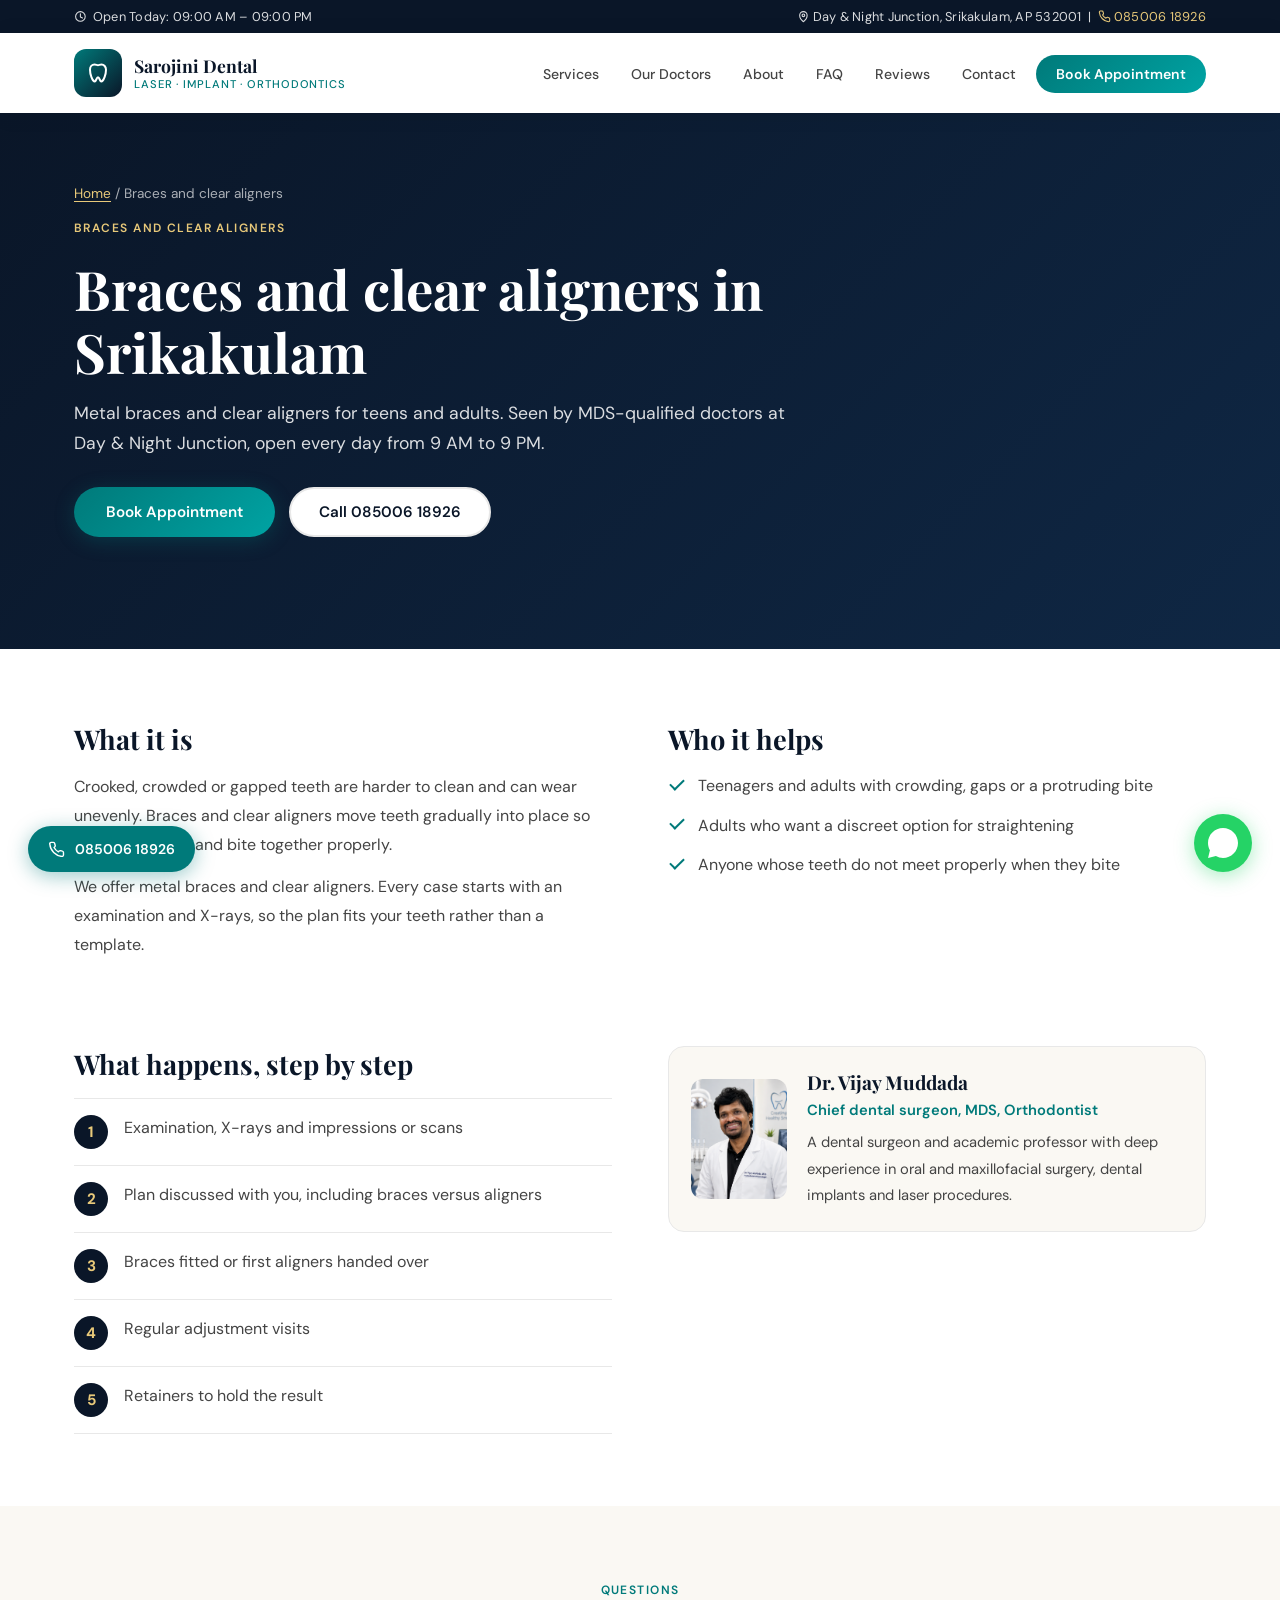
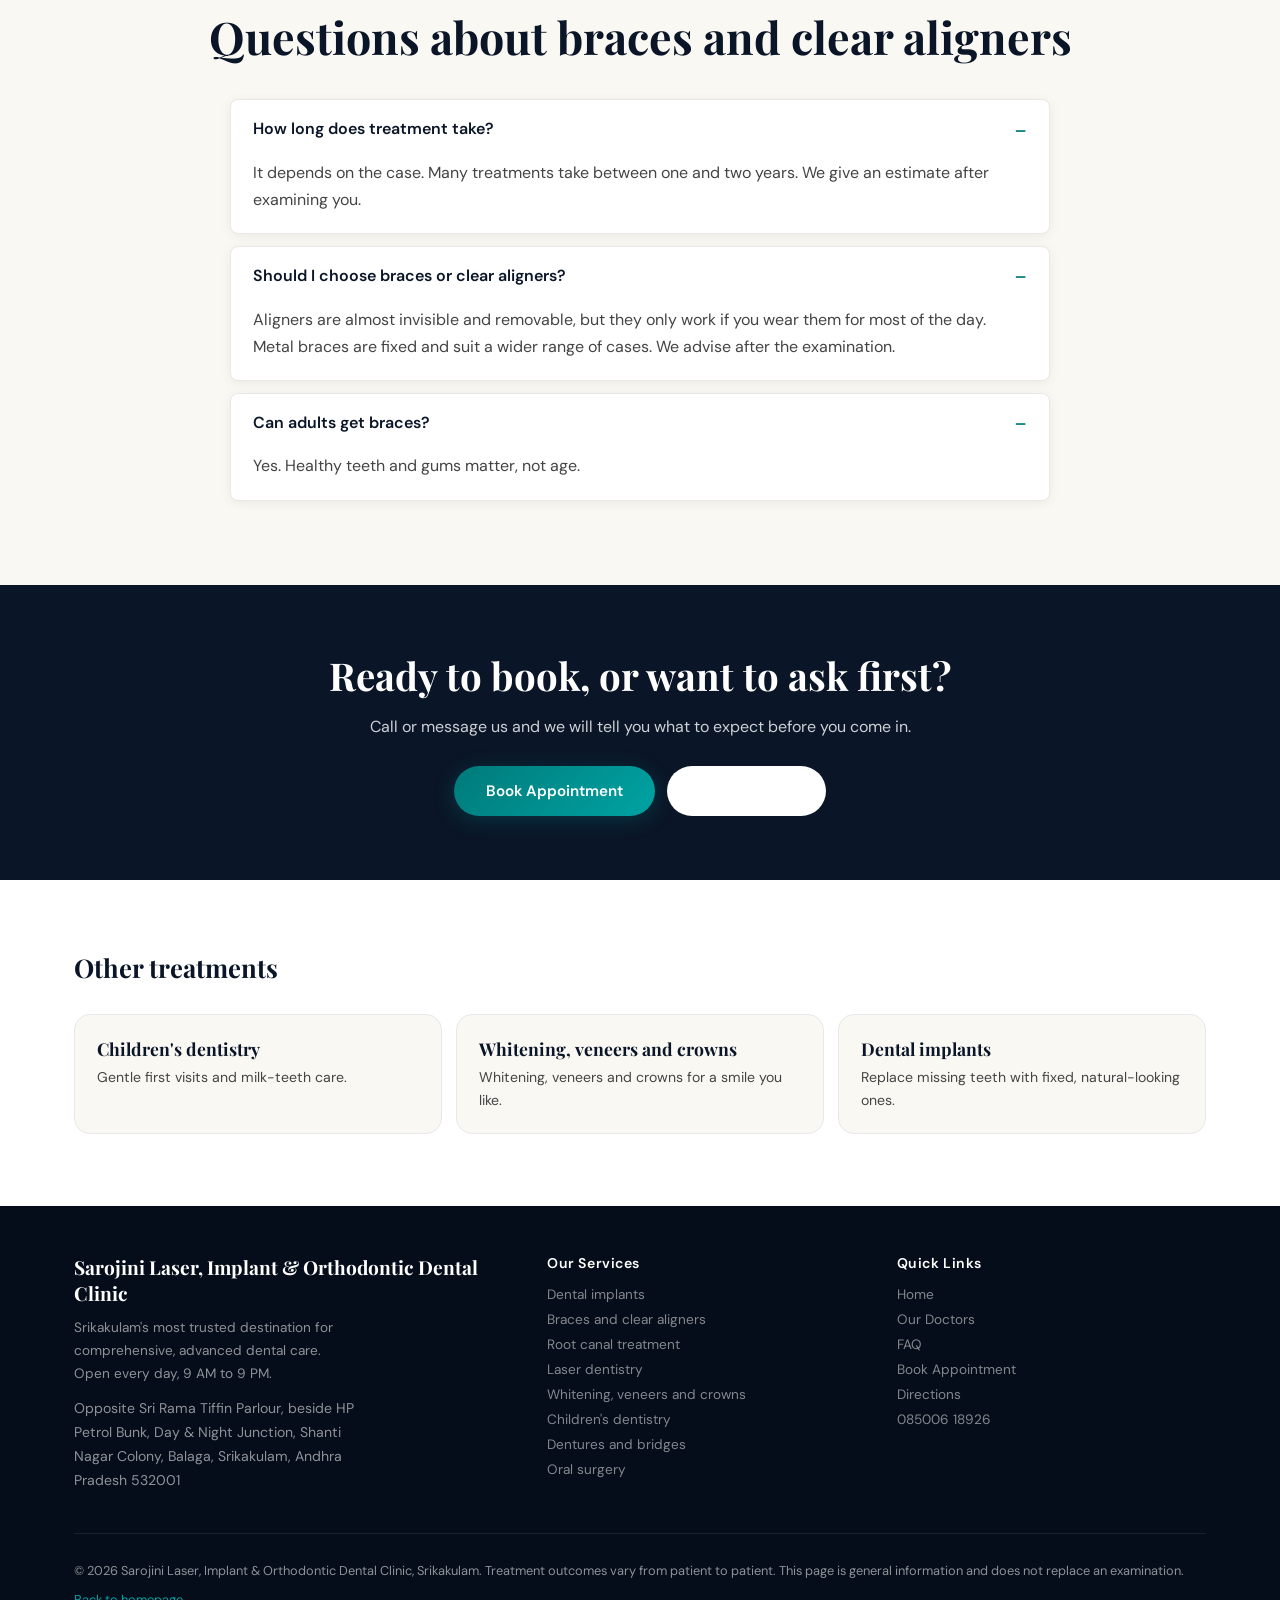
<file: braces-and-clear-aligners-srikakulam/index.html>
<!DOCTYPE html>
<html lang="en-IN">
<head>
<meta charset="UTF-8">
<meta name="viewport" content="width=device-width, initial-scale=1.0">
<title>Braces &amp; Clear Aligners in Srikakulam | Sarojini Dental</title>
<meta name="description" content="Metal braces and clear teeth aligners for teens and adults in Srikakulam. Orthodontic care by MDS-qualified doctors. Book on WhatsApp or call 085006 18926.">
<link rel="canonical" href="https://sarojini-dental-clinic-1.vercel.app/braces-and-clear-aligners-srikakulam/">
<meta name="robots" content="index,follow,max-image-preview:large,max-snippet:-1">
<meta name="theme-color" content="#0a1628">
<meta name="geo.region" content="IN-AP"><meta name="geo.placename" content="Srikakulam"><meta name="geo.position" content="18.3070838;83.8942243"><meta name="ICBM" content="18.3070838, 83.8942243">
<meta property="og:type" content="website"><meta property="og:site_name" content="Sarojini Dental Clinic"><meta property="og:locale" content="en_IN">
<meta property="og:title" content="Braces &amp; Clear Aligners in Srikakulam | Sarojini Dental"><meta property="og:description" content="Metal braces and clear teeth aligners for teens and adults in Srikakulam. Orthodontic care by MDS-qualified doctors. Book on WhatsApp or call 085006 18926."><meta property="og:url" content="https://sarojini-dental-clinic-1.vercel.app/braces-and-clear-aligners-srikakulam/">
<meta property="og:image" content="https://sarojini-dental-clinic-1.vercel.app/assets/og.jpg"><meta property="og:image:width" content="1200"><meta property="og:image:height" content="630"><meta property="og:image:alt" content="Sarojini Dental Clinic, Srikakulam">
<meta name="twitter:card" content="summary_large_image"><meta name="twitter:title" content="Braces &amp; Clear Aligners in Srikakulam | Sarojini Dental"><meta name="twitter:description" content="Metal braces and clear teeth aligners for teens and adults in Srikakulam. Orthodontic care by MDS-qualified doctors. Book on WhatsApp or call 085006 18926."><meta name="twitter:image" content="https://sarojini-dental-clinic-1.vercel.app/assets/og.jpg">
<link rel="icon" type="image/png" sizes="32x32" href="/images/favicon-32.png">
<link rel="apple-touch-icon" href="/images/apple-touch-icon.png">
<link rel="manifest" href="/manifest.webmanifest">
<script type="application/ld+json">{"@context":"https://schema.org","@type":"MedicalWebPage","@id":"https://sarojini-dental-clinic-1.vercel.app/braces-and-clear-aligners-srikakulam/#webpage","name":"Braces & Clear Aligners in Srikakulam | Sarojini Dental","url":"https://sarojini-dental-clinic-1.vercel.app/braces-and-clear-aligners-srikakulam/","description":"Metal braces and clear teeth aligners for teens and adults in Srikakulam. Orthodontic care by MDS-qualified doctors. Book on WhatsApp or call 085006 18926.","inLanguage":"en-IN","about":{"@type":"MedicalProcedure","name":"Braces and clear aligners"},"dateModified":"2026-11-12","provider":{"@id":"https://sarojini-dental-clinic-1.vercel.app/#clinic"},"speakable":{"@type":"SpeakableSpecification","cssSelector":[".lead",".svc-faq"]}}</script>
<script type="application/ld+json">{"@context":"https://schema.org","@type":"FAQPage","mainEntity":[{"@type":"Question","name":"How long does treatment take?","acceptedAnswer":{"@type":"Answer","text":"It depends on the case. Many treatments take between one and two years. We give an estimate after examining you."}},{"@type":"Question","name":"Should I choose braces or clear aligners?","acceptedAnswer":{"@type":"Answer","text":"Aligners are almost invisible and removable, but they only work if you wear them for most of the day. Metal braces are fixed and suit a wider range of cases. We advise after the examination."}},{"@type":"Question","name":"Can adults get braces?","acceptedAnswer":{"@type":"Answer","text":"Yes. Healthy teeth and gums matter, not age."}}]}</script>
<script type="application/ld+json">{"@context":"https://schema.org","@type":"BreadcrumbList","itemListElement":[{"@type":"ListItem","position":1,"name":"Home","item":"https://sarojini-dental-clinic-1.vercel.app/"},{"@type":"ListItem","position":2,"name":"Braces and clear aligners","item":"https://sarojini-dental-clinic-1.vercel.app/braces-and-clear-aligners-srikakulam/"}]}</script>
<script type="application/ld+json">{"@context":"https://schema.org","@type":["Dentist","MedicalBusiness","LocalBusiness"],"@id":"https://sarojini-dental-clinic-1.vercel.app/#clinic","name":"Sarojini Laser, Implant & Orthodontic Dental Clinic","alternateName":["Sarojini Dental Clinic Srikakulam","Sarojini Dental"],"url":"https://sarojini-dental-clinic-1.vercel.app/","image":["https://sarojini-dental-clinic-1.vercel.app/assets/og.jpg","https://sarojini-dental-clinic-1.vercel.app/d1.webp"],"logo":"https://sarojini-dental-clinic-1.vercel.app/images/icon-512.png","telephone":"+918500618926","priceRange":"₹₹","description":"Sarojini Laser, Implant and Orthodontic Dental Clinic in Balaga, Srikakulam offers dental implants, braces, clear aligners, laser dentistry, root canal treatment, veneers, dentures, oral surgery and children's dentistry. Open every day 9 AM to 9 PM.","address":{"@type":"PostalAddress","streetAddress":"Opposite Sri Rama Tiffin Parlour, beside HP Petrol Bunk, Day & Night Junction, Shanti Nagar Colony, Balaga","addressLocality":"Srikakulam","addressRegion":"Andhra Pradesh","postalCode":"532001","addressCountry":"IN"},"geo":{"@type":"GeoCoordinates","latitude":18.3070838,"longitude":83.8942243},"hasMap":"https://www.google.com/maps/search/?api=1&query=Sarojini%20Laser%2C%20Implant%20and%20Orthodontic%20Dental%20Clinic%20Srikakulam","openingHoursSpecification":[{"@type":"OpeningHoursSpecification","dayOfWeek":["Monday","Tuesday","Wednesday","Thursday","Friday","Saturday","Sunday"],"opens":"09:00","closes":"21:00"}],"aggregateRating":{"@type":"AggregateRating","ratingValue":"4.9","reviewCount":"112","bestRating":"5"},"areaServed":[{"@type":"City","name":"Srikakulam town"},{"@type":"City","name":"Balaga"},{"@type":"City","name":"Amadalavalasa"},{"@type":"City","name":"Palasa"},{"@type":"City","name":"Narasannapeta"},{"@type":"City","name":"Tekkali"},{"@type":"City","name":"Ponduru"},{"@type":"City","name":"Etcherla"},{"@type":"City","name":"Rajam"},{"@type":"City","name":"Vizianagaram"}],"medicalSpecialty":["Dentistry","Orthodontics","Prosthodontics","OralSurgery"],"hasOfferCatalog":{"@type":"OfferCatalog","name":"Dental treatments","itemListElement":[{"@type":"Offer","itemOffered":{"@type":"MedicalProcedure","name":"Dental implants","url":"https://sarojini-dental-clinic-1.vercel.app/dental-implants-srikakulam/"}},{"@type":"Offer","itemOffered":{"@type":"MedicalProcedure","name":"Braces and clear aligners","url":"https://sarojini-dental-clinic-1.vercel.app/braces-and-clear-aligners-srikakulam/"}},{"@type":"Offer","itemOffered":{"@type":"MedicalProcedure","name":"Root canal treatment","url":"https://sarojini-dental-clinic-1.vercel.app/root-canal-treatment-srikakulam/"}},{"@type":"Offer","itemOffered":{"@type":"MedicalProcedure","name":"Laser dentistry","url":"https://sarojini-dental-clinic-1.vercel.app/laser-dentistry-srikakulam/"}},{"@type":"Offer","itemOffered":{"@type":"MedicalProcedure","name":"Whitening, veneers and crowns","url":"https://sarojini-dental-clinic-1.vercel.app/teeth-whitening-and-veneers-srikakulam/"}},{"@type":"Offer","itemOffered":{"@type":"MedicalProcedure","name":"Children's dentistry","url":"https://sarojini-dental-clinic-1.vercel.app/childrens-dentist-srikakulam/"}},{"@type":"Offer","itemOffered":{"@type":"MedicalProcedure","name":"Dentures and bridges","url":"https://sarojini-dental-clinic-1.vercel.app/dentures-and-bridges-srikakulam/"}},{"@type":"Offer","itemOffered":{"@type":"MedicalProcedure","name":"Oral surgery","url":"https://sarojini-dental-clinic-1.vercel.app/wisdom-tooth-and-oral-surgery-srikakulam/"}}]},"employee":[{"@type":"Physician","name":"Dr. Vijay Muddada","jobTitle":"Chief dental surgeon","medicalSpecialty":"Dentistry","image":"https://sarojini-dental-clinic-1.vercel.app/images/Vijay.png","worksFor":{"@id":"https://sarojini-dental-clinic-1.vercel.app/#clinic"}},{"@type":"Physician","name":"Dr. Lahari Perepu","jobTitle":"Prosthodontist and implantologist","medicalSpecialty":"Dentistry","image":"https://sarojini-dental-clinic-1.vercel.app/images/Lahari.jpeg","worksFor":{"@id":"https://sarojini-dental-clinic-1.vercel.app/#clinic"}}],"contactPoint":{"@type":"ContactPoint","telephone":"+918500618926","contactType":"appointments","availableLanguage":["English","Telugu","Hindi"]},"sameAs":["https://www.google.com/maps/search/?api=1&query=Sarojini%20Laser%2C%20Implant%20and%20Orthodontic%20Dental%20Clinic%20Srikakulam"]}</script>
<script async src="https://www.googletagmanager.com/gtag/js?id=G-L3VGC6RT5B"></script>
<script>
window.dataLayer=window.dataLayer||[];function gtag(){dataLayer.push(arguments)}
gtag('js',new Date());gtag('config','G-L3VGC6RT5B',{anonymize_ip:true});
document.addEventListener('click',function(e){var a=e.target.closest('a');if(!a)return;var h=a.getAttribute('href')||'';
if(h.indexOf('tel:')===0)gtag('event','click_call',{link_url:h});
else if(h.indexOf('wa.me')>-1)gtag('event','click_whatsapp',{link_url:h.split('?')[0]});
else if(h.indexOf('google.com/maps')>-1||h.indexOf('maps.google')>-1)gtag('event','click_directions');});
</script>
<link rel="preconnect" href="https://fonts.googleapis.com">
<link rel="preconnect" href="https://fonts.gstatic.com" crossorigin>
<link href="https://fonts.googleapis.com/css2?family=Playfair+Display:wght@400;500;600;700&family=DM+Sans:wght@300;400;500;600&display=swap" rel="stylesheet">
<link rel="stylesheet" href="/assets/site.css">
</head>
<body>
<!-- ICONS (SVG sprite) -->
<svg xmlns="http://www.w3.org/2000/svg" style="position:absolute;width:0;height:0;overflow:hidden" aria-hidden="true" focusable="false">
  <symbol id="icon-clock" viewBox="0 0 24 24">
    <circle cx="12" cy="12" r="9" fill="none" stroke="currentColor" stroke-width="2"/>
    <path d="M12 7v6l4 2" fill="none" stroke="currentColor" stroke-width="2" stroke-linecap="round" stroke-linejoin="round"/>
  </symbol>
  <symbol id="icon-location" viewBox="0 0 24 24">
    <path d="M12 22s7-5.2 7-12a7 7 0 0 0-14 0c0 6.8 7 12 7 12z" fill="none" stroke="currentColor" stroke-width="2" stroke-linejoin="round"/>
    <circle cx="12" cy="10" r="2.5" fill="none" stroke="currentColor" stroke-width="2"/>
  </symbol>
  <symbol id="icon-phone" viewBox="0 0 24 24">
    <path d="M22 16.9v3a2 2 0 0 1-2.2 2c-9.1-.8-16.4-8.1-17.2-17.2A2 2 0 0 1 4.6 2h3a2 2 0 0 1 2 1.7c.1.8.3 1.6.6 2.3a2 2 0 0 1-.5 2.1L8.6 9.2a14.8 14.8 0 0 0 6.2 6.2l1.1-1.1a2 2 0 0 1 2.1-.5c.7.3 1.5.5 2.3.6a2 2 0 0 1 1.7 2z" fill="none" stroke="currentColor" stroke-width="2" stroke-linecap="round" stroke-linejoin="round"/>
  </symbol>
  <symbol id="icon-calendar" viewBox="0 0 24 24">
    <rect x="3" y="5" width="18" height="16" rx="2" fill="none" stroke="currentColor" stroke-width="2"/>
    <path d="M16 3v4M8 3v4M3 11h18" fill="none" stroke="currentColor" stroke-width="2" stroke-linecap="round"/>
  </symbol>
  <symbol id="icon-star" viewBox="0 0 24 24">
    <path d="M12 2.5l2.9 6 6.6.9-4.8 4.6 1.2 6.5L12 17.8 6.1 20.5l1.2-6.5L2.5 9.4l6.6-.9L12 2.5z" fill="currentColor"/>
  </symbol>
  <symbol id="icon-check-circle" viewBox="0 0 24 24">
    <circle cx="12" cy="12" r="9" fill="none" stroke="currentColor" stroke-width="2"/>
    <path d="M8.5 12.5l2.3 2.3 5.2-5.2" fill="none" stroke="currentColor" stroke-width="2" stroke-linecap="round" stroke-linejoin="round"/>
  </symbol>
  <symbol id="icon-shield" viewBox="0 0 24 24">
    <path d="M12 2l8 4v6c0 5-3.4 9.4-8 10-4.6-.6-8-5-8-10V6l8-4z" fill="none" stroke="currentColor" stroke-width="2" stroke-linejoin="round"/>
    <path d="M9 12l2 2 4-5" fill="none" stroke="currentColor" stroke-width="2" stroke-linecap="round" stroke-linejoin="round"/>
  </symbol>
  <symbol id="icon-clipboard" viewBox="0 0 24 24">
    <rect x="7" y="4" width="10" height="4" rx="1.5" fill="none" stroke="currentColor" stroke-width="2"/>
    <path d="M8 6H6a2 2 0 0 0-2 2v12a2 2 0 0 0 2 2h12a2 2 0 0 0 2-2V8a2 2 0 0 0-2-2h-2" fill="none" stroke="currentColor" stroke-width="2" stroke-linecap="round"/>
    <path d="M8 12h8M8 16h6" fill="none" stroke="currentColor" stroke-width="2" stroke-linecap="round"/>
  </symbol>
  <symbol id="icon-laser" viewBox="0 0 24 24">
    <path d="M3 21l10-10" fill="none" stroke="currentColor" stroke-width="2" stroke-linecap="round"/>
    <path d="M12 6l6-3 3 6-6 3-3-6z" fill="none" stroke="currentColor" stroke-width="2" stroke-linejoin="round"/>
    <path d="M14 10l2 4" fill="none" stroke="currentColor" stroke-width="2" stroke-linecap="round"/>
    <path d="M5 19l2 2" fill="none" stroke="currentColor" stroke-width="2" stroke-linecap="round"/>
  </symbol>
  <symbol id="icon-tooth" viewBox="0 0 24 24">
    <path d="M8.5 3.5c-2.5 0-4.5 2.3-4.5 5.2 0 4.3 2.2 11.8 4.8 11.8 1.3 0 1.7-4.2 3.2-4.2s1.9 4.2 3.2 4.2c2.6 0 4.8-7.5 4.8-11.8 0-2.9-2-5.2-4.5-5.2-1.6 0-2.4.7-3.5.7s-1.9-.7-3.5-.7z" fill="none" stroke="currentColor" stroke-width="2" stroke-linejoin="round"/>
  </symbol>
  <symbol id="icon-alert" viewBox="0 0 24 24">
    <path d="M12 3l10 18H2L12 3z" fill="none" stroke="currentColor" stroke-width="2" stroke-linejoin="round"/>
    <path d="M12 9v5" fill="none" stroke="currentColor" stroke-width="2" stroke-linecap="round"/>
    <circle cx="12" cy="17" r="1" fill="currentColor"/>
  </symbol>
  <symbol id="icon-whatsapp" viewBox="0 0 24 24">
    <path d="M17.472 14.382c-.297-.149-1.758-.867-2.03-.967-.273-.099-.471-.148-.67.15-.197.297-.767.966-.94 1.164-.173.199-.347.223-.644.075-.297-.15-1.255-.463-2.39-1.475-.883-.788-1.48-1.761-1.653-2.059-.173-.297-.018-.458.13-.606.134-.133.298-.347.446-.52.149-.174.198-.298.298-.497.099-.198.05-.371-.025-.52-.075-.149-.669-1.612-.916-2.207-.242-.579-.487-.5-.669-.51-.173-.008-.371-.01-.57-.01-.198 0-.52.074-.792.372-.272.297-1.04 1.016-1.04 2.479 0 1.462 1.065 2.875 1.213 3.074.149.198 2.096 3.2 5.077 4.487.709.306 1.262.489 1.694.625.712.227 1.36.195 1.871.118.571-.085 1.758-.719 2.006-1.413.248-.694.248-1.289.173-1.413-.074-.124-.272-.198-.57-.347z" fill="currentColor"/>
    <path d="M12 2a10 10 0 0 0-8.66 15.02L2 22l5.12-1.34A10 10 0 1 0 12 2z" fill="currentColor" opacity="0.18"/>
  </symbol>
</svg>


<!-- TOP BAR -->
<div class="top-bar">
  <div class="container">
    <div class="hours" id="topBarHours">
      <svg class="icon" aria-hidden="true"><use href="#icon-clock"></use></svg>
      Open Today: 09:00 AM – 09:00 PM
    </div>
    <div id="topBarContact">
      <svg class="icon" aria-hidden="true"><use href="#icon-location"></use></svg>
      Day &amp; Night Junction, Srikakulam, AP 532001 &nbsp;|&nbsp;
      <a href="tel:08500618926"><svg class="icon" aria-hidden="true"><use href="#icon-phone"></use></svg> 085006 18926</a>
    </div>
  </div>
</div>

<!-- HEADER -->
<header id="header">
  <div class="container">
    <nav>
      <a href="/" class="logo">
        <div class="logo-icon"><svg class="icon" aria-hidden="true"><use href="#icon-tooth"></use></svg></div>
        <div class="logo-text">
          <div class="clinic-name">Sarojini Dental</div>
          <div class="clinic-tagline">Laser · Implant · Orthodontics</div>
        </div>
      </a>
      <button class="hamburger" id="hamburger" aria-label="Menu">
        <span></span><span></span><span></span>
      </button>
      <ul class="nav-links" id="navLinks">
        <li><a href="/#services">Services</a></li>
        <li><a href="/#doctors">Our Doctors</a></li>
        <li><a href="/#about">About</a></li>
        <li><a href="/#faq">FAQ</a></li>
        <li><a href="/#testimonials">Reviews</a></li>
        <li><a href="/#contact">Contact</a></li>
        <li><a href="/#booking" class="nav-cta">Book Appointment</a></li>
      </ul>
    </nav>
  </div>
</header>


<main>
<section class="page-hero"><div class="container">
  <p class="crumbs"><a href="/">Home</a> / Braces and clear aligners</p>
  <span class="section-label">Braces and clear aligners</span>
  <h1>Braces and clear aligners in Srikakulam</h1>
  <p class="lead">Metal braces and clear aligners for teens and adults. Seen by MDS-qualified doctors at Day &amp; Night Junction, open every day from 9 AM to 9 PM.</p>
  <div class="hero-actions"><a href="/#booking" class="btn-primary">Book Appointment</a><a href="tel:+918500618926" class="btn-secondary">Call 085006 18926</a></div>
</div></section>
<section class="svc-body"><div class="container">
  <div class="svc-two">
    <div><h2>What it is</h2><p>Crooked, crowded or gapped teeth are harder to clean and can wear unevenly. Braces and clear aligners move teeth gradually into place so they look better and bite together properly.</p><p>We offer metal braces and clear aligners. Every case starts with an examination and X-rays, so the plan fits your teeth rather than a template.</p></div>
    <div><h2>Who it helps</h2><ul class="tick"><li>Teenagers and adults with crowding, gaps or a protruding bite</li><li>Adults who want a discreet option for straightening</li><li>Anyone whose teeth do not meet properly when they bite</li></ul></div>
  </div>
</div></section>
<section class="svc-body" style="padding-top:0"><div class="container">
  <div class="svc-two">
    <div><h2>What happens, step by step</h2><ol class="step-list"><li>Examination, X-rays and impressions or scans</li><li>Plan discussed with you, including braces versus aligners</li><li>Braces fitted or first aligners handed over</li><li>Regular adjustment visits</li><li>Retainers to hold the result</li></ol></div>
    <div class="svc-doc"><img src="/images/Vijay.png" alt="Dr. Vijay Muddada, chief dental surgeon at Sarojini Dental Clinic, Srikakulam" width="96" height="120" loading="lazy"><div><h3>Dr. Vijay Muddada</h3><p style="color:var(--teal);font-weight:600;margin-bottom:6px">Chief dental surgeon, MDS, Orthodontist</p><p>A dental surgeon and academic professor with deep experience in oral and maxillofacial surgery, dental implants and laser procedures.</p></div></div>
  </div>
</div></section>
<section class="svc-faq"><div class="container">
  <div style="text-align:center"><span class="section-label">Questions</span><h2 class="section-title">Questions about braces and clear aligners</h2></div>
  <div class="faq-list"><details open><summary>How long does treatment take?</summary><p>It depends on the case. Many treatments take between one and two years. We give an estimate after examining you.</p></details><details open><summary>Should I choose braces or clear aligners?</summary><p>Aligners are almost invisible and removable, but they only work if you wear them for most of the day. Metal braces are fixed and suit a wider range of cases. We advise after the examination.</p></details><details open><summary>Can adults get braces?</summary><p>Yes. Healthy teeth and gums matter, not age.</p></details></div>
</div></section>
<section class="svc-cta"><div class="container">
  <h2>Ready to book, or want to ask first?</h2>
  <p>Call or message us and we will tell you what to expect before you come in.</p>
  <div class="btn-row"><a href="/#booking" class="btn-primary">Book Appointment</a><a href="https://wa.me/918500618926?text=Hello%2C%20I%20would%20like%20to%20know%20about%20braces%20and%20clear%20aligners." rel="noopener" class="btn-secondary" style="color:#fff;border-color:rgba(255,255,255,.5)">WhatsApp us</a></div>
</div></section>
<section class="guides"><div class="container"><h2 class="section-title" style="font-size:1.6rem">Other treatments</h2>
  <div class="guide-grid"><a class="guide-card" href="/childrens-dentist-srikakulam/"><strong>Children's dentistry</strong><span>Gentle first visits and milk-teeth care.</span></a><a class="guide-card" href="/teeth-whitening-and-veneers-srikakulam/"><strong>Whitening, veneers and crowns</strong><span>Whitening, veneers and crowns for a smile you like.</span></a><a class="guide-card" href="/dental-implants-srikakulam/"><strong>Dental implants</strong><span>Replace missing teeth with fixed, natural-looking ones.</span></a></div>
</div></section>
</main>
<footer>
  <div class="container">
    <div class="footer-top">
      <div class="footer-brand">
        <div class="clinic-name">Sarojini Laser, Implant &amp; Orthodontic Dental Clinic</div>
        <p>Srikakulam's most trusted destination for comprehensive, advanced dental care. Open every day, 9 AM to 9 PM.</p>
        <p style="margin-top:12px;font-size:.88rem">Opposite Sri Rama Tiffin Parlour, beside HP Petrol Bunk, Day &amp; Night Junction, Shanti Nagar Colony, Balaga, Srikakulam, Andhra Pradesh 532001</p>
      </div>
      <div class="footer-col"><h4>Our Services</h4><a href="/dental-implants-srikakulam/">Dental implants</a><a href="/braces-and-clear-aligners-srikakulam/">Braces and clear aligners</a><a href="/root-canal-treatment-srikakulam/">Root canal treatment</a><a href="/laser-dentistry-srikakulam/">Laser dentistry</a><a href="/teeth-whitening-and-veneers-srikakulam/">Whitening, veneers and crowns</a><a href="/childrens-dentist-srikakulam/">Children's dentistry</a><a href="/dentures-and-bridges-srikakulam/">Dentures and bridges</a><a href="/wisdom-tooth-and-oral-surgery-srikakulam/">Oral surgery</a></div>
      <div class="footer-col"><h4>Quick Links</h4><a href="/">Home</a><a href="/#doctors">Our Doctors</a><a href="/#faq">FAQ</a><a href="/#booking">Book Appointment</a><a href="https://www.google.com/maps/search/?api=1&query=Sarojini%20Laser%2C%20Implant%20and%20Orthodontic%20Dental%20Clinic%20Srikakulam" rel="noopener">Directions</a><a href="tel:+918500618926">085006 18926</a></div>
    </div>
    <div class="footer-bottom"><span>© 2026 Sarojini Laser, Implant &amp; Orthodontic Dental Clinic, Srikakulam. Treatment outcomes vary from patient to patient. This page is general information and does not replace an examination.</span><span><a href="/">Back to homepage</a></span></div>
  </div>
</footer>
<!-- FLOATING BUTTONS -->
<a href="https://wa.me/918500618926?text=Hello%20Doctor%2C%20I%20would%20like%20to%20book%20an%20appointment%20at%20Sarojini%20Dental%20Clinic%20Srikakulam." target="_blank" rel="noopener" class="whatsapp-float" aria-label="WhatsApp">
  <svg viewBox="0 0 24 24" xmlns="http://www.w3.org/2000/svg"><path d="M17.472 14.382c-.297-.149-1.758-.867-2.03-.967-.273-.099-.471-.148-.67.15-.197.297-.767.966-.94 1.164-.173.199-.347.223-.644.075-.297-.15-1.255-.463-2.39-1.475-.883-.788-1.48-1.761-1.653-2.059-.173-.297-.018-.458.13-.606.134-.133.298-.347.446-.52.149-.174.198-.298.298-.497.099-.198.05-.371-.025-.52-.075-.149-.669-1.612-.916-2.207-.242-.579-.487-.5-.669-.51-.173-.008-.371-.01-.57-.01-.198 0-.52.074-.792.372-.272.297-1.04 1.016-1.04 2.479 0 1.462 1.065 2.875 1.213 3.074.149.198 2.096 3.2 5.077 4.487.709.306 1.262.489 1.694.625.712.227 1.36.195 1.871.118.571-.085 1.758-.719 2.006-1.413.248-.694.248-1.289.173-1.413-.074-.124-.272-.198-.57-.347zM12 0C5.373 0 0 5.373 0 12c0 2.127.558 4.122 1.532 5.859L.054 23.946l6.266-1.643A11.945 11.945 0 0012 24c6.627 0 12-5.373 12-12S18.627 0 12 0z"/></svg>
</a>

<a href="tel:08500618926" class="call-float">
  <svg class="icon" aria-hidden="true"><use href="#icon-phone"></use></svg> 085006 18926
</a>


<script>
(function(){var h=document.getElementById('header'),b=document.getElementById('hamburger'),n=document.getElementById('navLinks');
window.addEventListener('scroll',function(){h.classList.toggle('scrolled',window.scrollY>40)},{passive:true});
b.addEventListener('click',function(){b.classList.toggle('active');n.classList.toggle('open')});})();
</script>
</body></html>
</file>
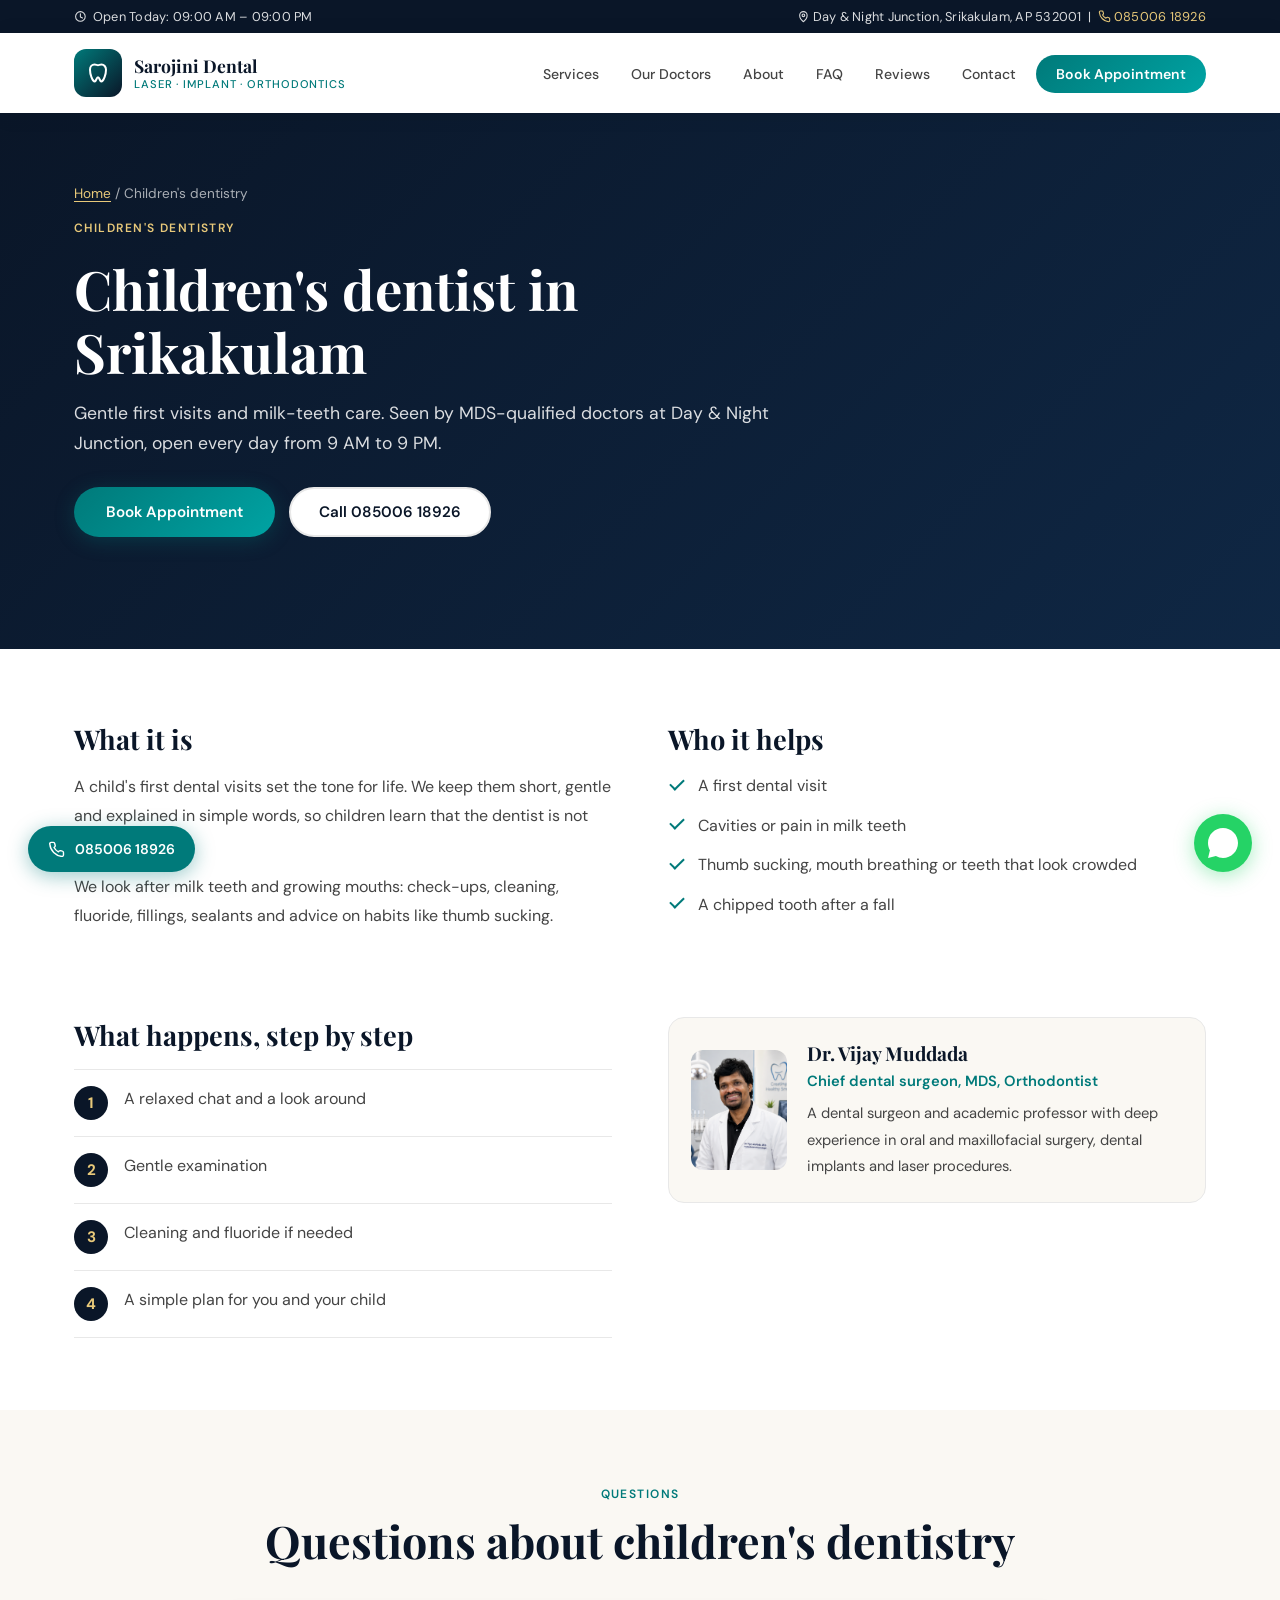
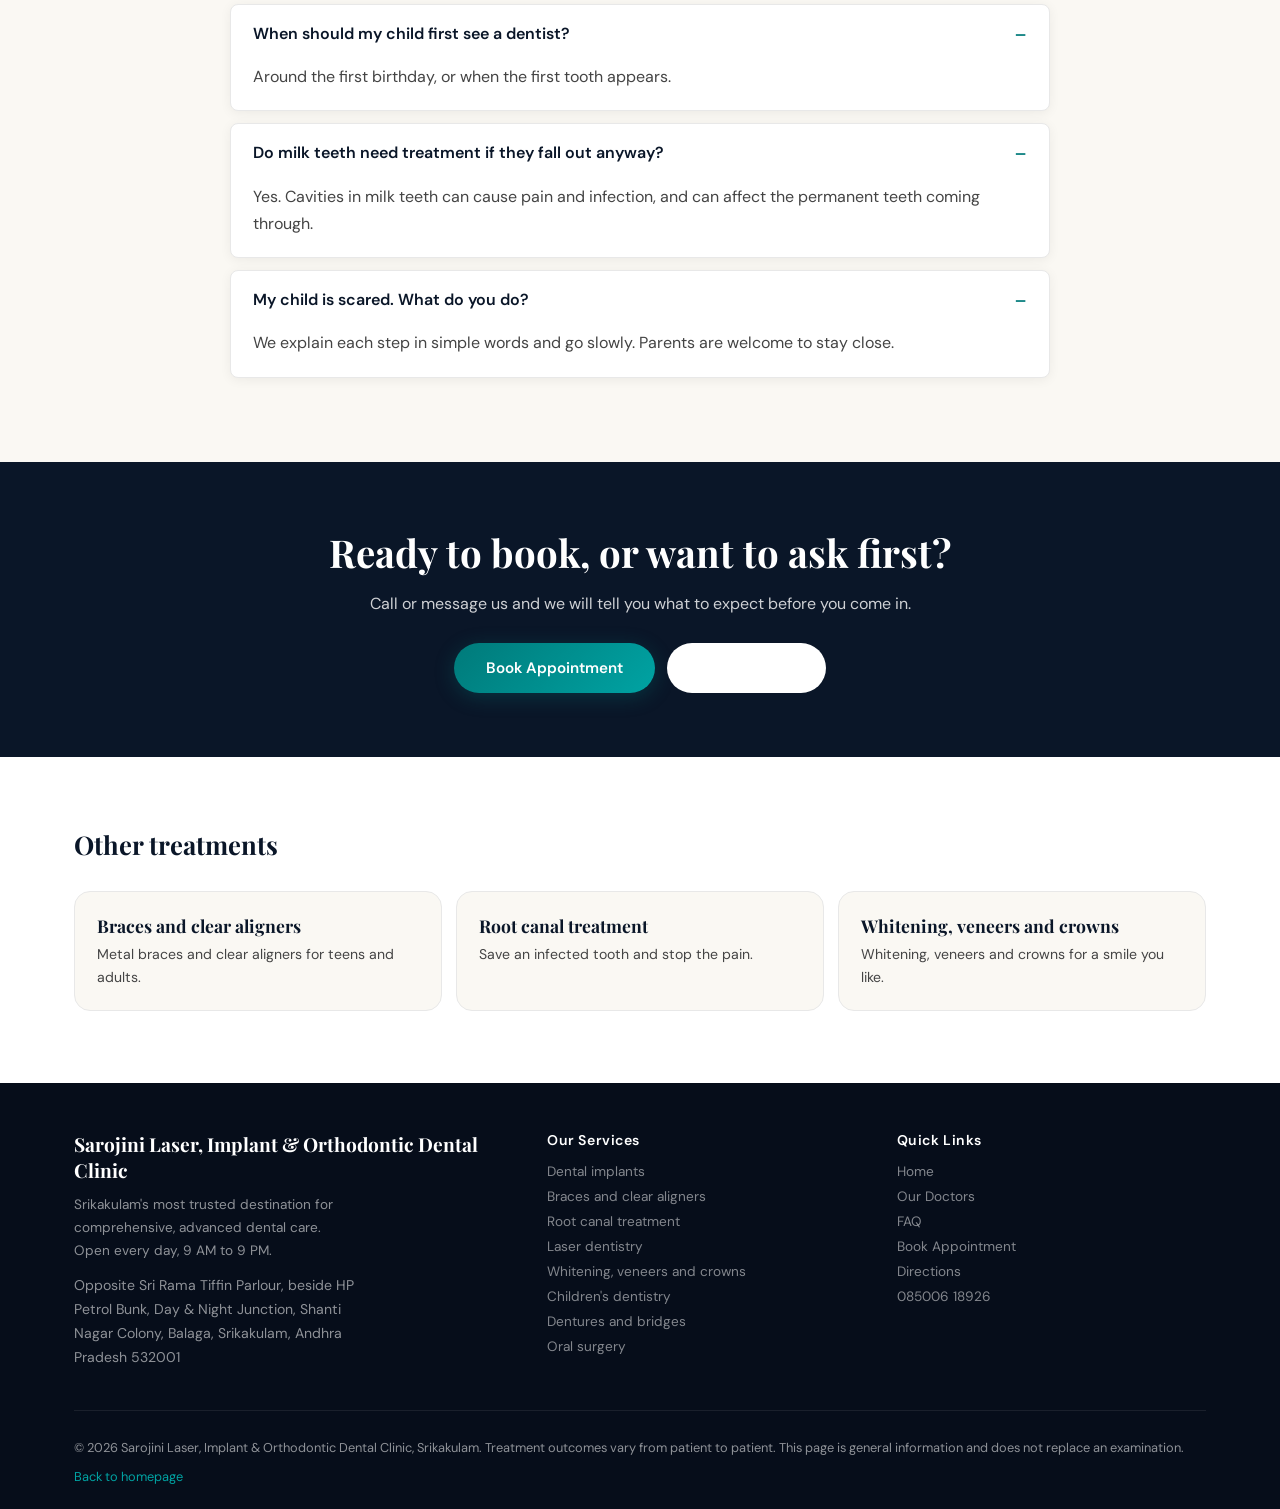
<file: childrens-dentist-srikakulam/index.html>
<!DOCTYPE html>
<html lang="en-IN">
<head>
<meta charset="UTF-8">
<meta name="viewport" content="width=device-width, initial-scale=1.0">
<title>Children's Dentist in Srikakulam | Paediatric Dentistry</title>
<meta name="description" content="Gentle paediatric dental care in Srikakulam: first visits, cleaning, fluoride, fillings and habit advice. Child-friendly team. Call 085006 18926.">
<link rel="canonical" href="https://sarojini-dental-clinic-1.vercel.app/childrens-dentist-srikakulam/">
<meta name="robots" content="index,follow,max-image-preview:large,max-snippet:-1">
<meta name="theme-color" content="#0a1628">
<meta name="geo.region" content="IN-AP"><meta name="geo.placename" content="Srikakulam"><meta name="geo.position" content="18.3070838;83.8942243"><meta name="ICBM" content="18.3070838, 83.8942243">
<meta property="og:type" content="website"><meta property="og:site_name" content="Sarojini Dental Clinic"><meta property="og:locale" content="en_IN">
<meta property="og:title" content="Children's Dentist in Srikakulam | Paediatric Dentistry"><meta property="og:description" content="Gentle paediatric dental care in Srikakulam: first visits, cleaning, fluoride, fillings and habit advice. Child-friendly team. Call 085006 18926."><meta property="og:url" content="https://sarojini-dental-clinic-1.vercel.app/childrens-dentist-srikakulam/">
<meta property="og:image" content="https://sarojini-dental-clinic-1.vercel.app/assets/og.jpg"><meta property="og:image:width" content="1200"><meta property="og:image:height" content="630"><meta property="og:image:alt" content="Sarojini Dental Clinic, Srikakulam">
<meta name="twitter:card" content="summary_large_image"><meta name="twitter:title" content="Children's Dentist in Srikakulam | Paediatric Dentistry"><meta name="twitter:description" content="Gentle paediatric dental care in Srikakulam: first visits, cleaning, fluoride, fillings and habit advice. Child-friendly team. Call 085006 18926."><meta name="twitter:image" content="https://sarojini-dental-clinic-1.vercel.app/assets/og.jpg">
<link rel="icon" type="image/png" sizes="32x32" href="/images/favicon-32.png">
<link rel="apple-touch-icon" href="/images/apple-touch-icon.png">
<link rel="manifest" href="/manifest.webmanifest">
<script type="application/ld+json">{"@context":"https://schema.org","@type":"MedicalWebPage","@id":"https://sarojini-dental-clinic-1.vercel.app/childrens-dentist-srikakulam/#webpage","name":"Children's Dentist in Srikakulam | Paediatric Dentistry","url":"https://sarojini-dental-clinic-1.vercel.app/childrens-dentist-srikakulam/","description":"Gentle paediatric dental care in Srikakulam: first visits, cleaning, fluoride, fillings and habit advice. Child-friendly team. Call 085006 18926.","inLanguage":"en-IN","about":{"@type":"MedicalProcedure","name":"Children's dentistry"},"dateModified":"2026-11-12","provider":{"@id":"https://sarojini-dental-clinic-1.vercel.app/#clinic"},"speakable":{"@type":"SpeakableSpecification","cssSelector":[".lead",".svc-faq"]}}</script>
<script type="application/ld+json">{"@context":"https://schema.org","@type":"FAQPage","mainEntity":[{"@type":"Question","name":"When should my child first see a dentist?","acceptedAnswer":{"@type":"Answer","text":"Around the first birthday, or when the first tooth appears."}},{"@type":"Question","name":"Do milk teeth need treatment if they fall out anyway?","acceptedAnswer":{"@type":"Answer","text":"Yes. Cavities in milk teeth can cause pain and infection, and can affect the permanent teeth coming through."}},{"@type":"Question","name":"My child is scared. What do you do?","acceptedAnswer":{"@type":"Answer","text":"We explain each step in simple words and go slowly. Parents are welcome to stay close."}}]}</script>
<script type="application/ld+json">{"@context":"https://schema.org","@type":"BreadcrumbList","itemListElement":[{"@type":"ListItem","position":1,"name":"Home","item":"https://sarojini-dental-clinic-1.vercel.app/"},{"@type":"ListItem","position":2,"name":"Children's dentistry","item":"https://sarojini-dental-clinic-1.vercel.app/childrens-dentist-srikakulam/"}]}</script>
<script type="application/ld+json">{"@context":"https://schema.org","@type":["Dentist","MedicalBusiness","LocalBusiness"],"@id":"https://sarojini-dental-clinic-1.vercel.app/#clinic","name":"Sarojini Laser, Implant & Orthodontic Dental Clinic","alternateName":["Sarojini Dental Clinic Srikakulam","Sarojini Dental"],"url":"https://sarojini-dental-clinic-1.vercel.app/","image":["https://sarojini-dental-clinic-1.vercel.app/assets/og.jpg","https://sarojini-dental-clinic-1.vercel.app/d1.webp"],"logo":"https://sarojini-dental-clinic-1.vercel.app/images/icon-512.png","telephone":"+918500618926","priceRange":"₹₹","description":"Sarojini Laser, Implant and Orthodontic Dental Clinic in Balaga, Srikakulam offers dental implants, braces, clear aligners, laser dentistry, root canal treatment, veneers, dentures, oral surgery and children's dentistry. Open every day 9 AM to 9 PM.","address":{"@type":"PostalAddress","streetAddress":"Opposite Sri Rama Tiffin Parlour, beside HP Petrol Bunk, Day & Night Junction, Shanti Nagar Colony, Balaga","addressLocality":"Srikakulam","addressRegion":"Andhra Pradesh","postalCode":"532001","addressCountry":"IN"},"geo":{"@type":"GeoCoordinates","latitude":18.3070838,"longitude":83.8942243},"hasMap":"https://www.google.com/maps/search/?api=1&query=Sarojini%20Laser%2C%20Implant%20and%20Orthodontic%20Dental%20Clinic%20Srikakulam","openingHoursSpecification":[{"@type":"OpeningHoursSpecification","dayOfWeek":["Monday","Tuesday","Wednesday","Thursday","Friday","Saturday","Sunday"],"opens":"09:00","closes":"21:00"}],"aggregateRating":{"@type":"AggregateRating","ratingValue":"4.9","reviewCount":"112","bestRating":"5"},"areaServed":[{"@type":"City","name":"Srikakulam town"},{"@type":"City","name":"Balaga"},{"@type":"City","name":"Amadalavalasa"},{"@type":"City","name":"Palasa"},{"@type":"City","name":"Narasannapeta"},{"@type":"City","name":"Tekkali"},{"@type":"City","name":"Ponduru"},{"@type":"City","name":"Etcherla"},{"@type":"City","name":"Rajam"},{"@type":"City","name":"Vizianagaram"}],"medicalSpecialty":["Dentistry","Orthodontics","Prosthodontics","OralSurgery"],"hasOfferCatalog":{"@type":"OfferCatalog","name":"Dental treatments","itemListElement":[{"@type":"Offer","itemOffered":{"@type":"MedicalProcedure","name":"Dental implants","url":"https://sarojini-dental-clinic-1.vercel.app/dental-implants-srikakulam/"}},{"@type":"Offer","itemOffered":{"@type":"MedicalProcedure","name":"Braces and clear aligners","url":"https://sarojini-dental-clinic-1.vercel.app/braces-and-clear-aligners-srikakulam/"}},{"@type":"Offer","itemOffered":{"@type":"MedicalProcedure","name":"Root canal treatment","url":"https://sarojini-dental-clinic-1.vercel.app/root-canal-treatment-srikakulam/"}},{"@type":"Offer","itemOffered":{"@type":"MedicalProcedure","name":"Laser dentistry","url":"https://sarojini-dental-clinic-1.vercel.app/laser-dentistry-srikakulam/"}},{"@type":"Offer","itemOffered":{"@type":"MedicalProcedure","name":"Whitening, veneers and crowns","url":"https://sarojini-dental-clinic-1.vercel.app/teeth-whitening-and-veneers-srikakulam/"}},{"@type":"Offer","itemOffered":{"@type":"MedicalProcedure","name":"Children's dentistry","url":"https://sarojini-dental-clinic-1.vercel.app/childrens-dentist-srikakulam/"}},{"@type":"Offer","itemOffered":{"@type":"MedicalProcedure","name":"Dentures and bridges","url":"https://sarojini-dental-clinic-1.vercel.app/dentures-and-bridges-srikakulam/"}},{"@type":"Offer","itemOffered":{"@type":"MedicalProcedure","name":"Oral surgery","url":"https://sarojini-dental-clinic-1.vercel.app/wisdom-tooth-and-oral-surgery-srikakulam/"}}]},"employee":[{"@type":"Physician","name":"Dr. Vijay Muddada","jobTitle":"Chief dental surgeon","medicalSpecialty":"Dentistry","image":"https://sarojini-dental-clinic-1.vercel.app/images/Vijay.png","worksFor":{"@id":"https://sarojini-dental-clinic-1.vercel.app/#clinic"}},{"@type":"Physician","name":"Dr. Lahari Perepu","jobTitle":"Prosthodontist and implantologist","medicalSpecialty":"Dentistry","image":"https://sarojini-dental-clinic-1.vercel.app/images/Lahari.jpeg","worksFor":{"@id":"https://sarojini-dental-clinic-1.vercel.app/#clinic"}}],"contactPoint":{"@type":"ContactPoint","telephone":"+918500618926","contactType":"appointments","availableLanguage":["English","Telugu","Hindi"]},"sameAs":["https://www.google.com/maps/search/?api=1&query=Sarojini%20Laser%2C%20Implant%20and%20Orthodontic%20Dental%20Clinic%20Srikakulam"]}</script>
<script async src="https://www.googletagmanager.com/gtag/js?id=G-L3VGC6RT5B"></script>
<script>
window.dataLayer=window.dataLayer||[];function gtag(){dataLayer.push(arguments)}
gtag('js',new Date());gtag('config','G-L3VGC6RT5B',{anonymize_ip:true});
document.addEventListener('click',function(e){var a=e.target.closest('a');if(!a)return;var h=a.getAttribute('href')||'';
if(h.indexOf('tel:')===0)gtag('event','click_call',{link_url:h});
else if(h.indexOf('wa.me')>-1)gtag('event','click_whatsapp',{link_url:h.split('?')[0]});
else if(h.indexOf('google.com/maps')>-1||h.indexOf('maps.google')>-1)gtag('event','click_directions');});
</script>
<link rel="preconnect" href="https://fonts.googleapis.com">
<link rel="preconnect" href="https://fonts.gstatic.com" crossorigin>
<link href="https://fonts.googleapis.com/css2?family=Playfair+Display:wght@400;500;600;700&family=DM+Sans:wght@300;400;500;600&display=swap" rel="stylesheet">
<link rel="stylesheet" href="/assets/site.css">
</head>
<body>
<!-- ICONS (SVG sprite) -->
<svg xmlns="http://www.w3.org/2000/svg" style="position:absolute;width:0;height:0;overflow:hidden" aria-hidden="true" focusable="false">
  <symbol id="icon-clock" viewBox="0 0 24 24">
    <circle cx="12" cy="12" r="9" fill="none" stroke="currentColor" stroke-width="2"/>
    <path d="M12 7v6l4 2" fill="none" stroke="currentColor" stroke-width="2" stroke-linecap="round" stroke-linejoin="round"/>
  </symbol>
  <symbol id="icon-location" viewBox="0 0 24 24">
    <path d="M12 22s7-5.2 7-12a7 7 0 0 0-14 0c0 6.8 7 12 7 12z" fill="none" stroke="currentColor" stroke-width="2" stroke-linejoin="round"/>
    <circle cx="12" cy="10" r="2.5" fill="none" stroke="currentColor" stroke-width="2"/>
  </symbol>
  <symbol id="icon-phone" viewBox="0 0 24 24">
    <path d="M22 16.9v3a2 2 0 0 1-2.2 2c-9.1-.8-16.4-8.1-17.2-17.2A2 2 0 0 1 4.6 2h3a2 2 0 0 1 2 1.7c.1.8.3 1.6.6 2.3a2 2 0 0 1-.5 2.1L8.6 9.2a14.8 14.8 0 0 0 6.2 6.2l1.1-1.1a2 2 0 0 1 2.1-.5c.7.3 1.5.5 2.3.6a2 2 0 0 1 1.7 2z" fill="none" stroke="currentColor" stroke-width="2" stroke-linecap="round" stroke-linejoin="round"/>
  </symbol>
  <symbol id="icon-calendar" viewBox="0 0 24 24">
    <rect x="3" y="5" width="18" height="16" rx="2" fill="none" stroke="currentColor" stroke-width="2"/>
    <path d="M16 3v4M8 3v4M3 11h18" fill="none" stroke="currentColor" stroke-width="2" stroke-linecap="round"/>
  </symbol>
  <symbol id="icon-star" viewBox="0 0 24 24">
    <path d="M12 2.5l2.9 6 6.6.9-4.8 4.6 1.2 6.5L12 17.8 6.1 20.5l1.2-6.5L2.5 9.4l6.6-.9L12 2.5z" fill="currentColor"/>
  </symbol>
  <symbol id="icon-check-circle" viewBox="0 0 24 24">
    <circle cx="12" cy="12" r="9" fill="none" stroke="currentColor" stroke-width="2"/>
    <path d="M8.5 12.5l2.3 2.3 5.2-5.2" fill="none" stroke="currentColor" stroke-width="2" stroke-linecap="round" stroke-linejoin="round"/>
  </symbol>
  <symbol id="icon-shield" viewBox="0 0 24 24">
    <path d="M12 2l8 4v6c0 5-3.4 9.4-8 10-4.6-.6-8-5-8-10V6l8-4z" fill="none" stroke="currentColor" stroke-width="2" stroke-linejoin="round"/>
    <path d="M9 12l2 2 4-5" fill="none" stroke="currentColor" stroke-width="2" stroke-linecap="round" stroke-linejoin="round"/>
  </symbol>
  <symbol id="icon-clipboard" viewBox="0 0 24 24">
    <rect x="7" y="4" width="10" height="4" rx="1.5" fill="none" stroke="currentColor" stroke-width="2"/>
    <path d="M8 6H6a2 2 0 0 0-2 2v12a2 2 0 0 0 2 2h12a2 2 0 0 0 2-2V8a2 2 0 0 0-2-2h-2" fill="none" stroke="currentColor" stroke-width="2" stroke-linecap="round"/>
    <path d="M8 12h8M8 16h6" fill="none" stroke="currentColor" stroke-width="2" stroke-linecap="round"/>
  </symbol>
  <symbol id="icon-laser" viewBox="0 0 24 24">
    <path d="M3 21l10-10" fill="none" stroke="currentColor" stroke-width="2" stroke-linecap="round"/>
    <path d="M12 6l6-3 3 6-6 3-3-6z" fill="none" stroke="currentColor" stroke-width="2" stroke-linejoin="round"/>
    <path d="M14 10l2 4" fill="none" stroke="currentColor" stroke-width="2" stroke-linecap="round"/>
    <path d="M5 19l2 2" fill="none" stroke="currentColor" stroke-width="2" stroke-linecap="round"/>
  </symbol>
  <symbol id="icon-tooth" viewBox="0 0 24 24">
    <path d="M8.5 3.5c-2.5 0-4.5 2.3-4.5 5.2 0 4.3 2.2 11.8 4.8 11.8 1.3 0 1.7-4.2 3.2-4.2s1.9 4.2 3.2 4.2c2.6 0 4.8-7.5 4.8-11.8 0-2.9-2-5.2-4.5-5.2-1.6 0-2.4.7-3.5.7s-1.9-.7-3.5-.7z" fill="none" stroke="currentColor" stroke-width="2" stroke-linejoin="round"/>
  </symbol>
  <symbol id="icon-alert" viewBox="0 0 24 24">
    <path d="M12 3l10 18H2L12 3z" fill="none" stroke="currentColor" stroke-width="2" stroke-linejoin="round"/>
    <path d="M12 9v5" fill="none" stroke="currentColor" stroke-width="2" stroke-linecap="round"/>
    <circle cx="12" cy="17" r="1" fill="currentColor"/>
  </symbol>
  <symbol id="icon-whatsapp" viewBox="0 0 24 24">
    <path d="M17.472 14.382c-.297-.149-1.758-.867-2.03-.967-.273-.099-.471-.148-.67.15-.197.297-.767.966-.94 1.164-.173.199-.347.223-.644.075-.297-.15-1.255-.463-2.39-1.475-.883-.788-1.48-1.761-1.653-2.059-.173-.297-.018-.458.13-.606.134-.133.298-.347.446-.52.149-.174.198-.298.298-.497.099-.198.05-.371-.025-.52-.075-.149-.669-1.612-.916-2.207-.242-.579-.487-.5-.669-.51-.173-.008-.371-.01-.57-.01-.198 0-.52.074-.792.372-.272.297-1.04 1.016-1.04 2.479 0 1.462 1.065 2.875 1.213 3.074.149.198 2.096 3.2 5.077 4.487.709.306 1.262.489 1.694.625.712.227 1.36.195 1.871.118.571-.085 1.758-.719 2.006-1.413.248-.694.248-1.289.173-1.413-.074-.124-.272-.198-.57-.347z" fill="currentColor"/>
    <path d="M12 2a10 10 0 0 0-8.66 15.02L2 22l5.12-1.34A10 10 0 1 0 12 2z" fill="currentColor" opacity="0.18"/>
  </symbol>
</svg>


<!-- TOP BAR -->
<div class="top-bar">
  <div class="container">
    <div class="hours" id="topBarHours">
      <svg class="icon" aria-hidden="true"><use href="#icon-clock"></use></svg>
      Open Today: 09:00 AM – 09:00 PM
    </div>
    <div id="topBarContact">
      <svg class="icon" aria-hidden="true"><use href="#icon-location"></use></svg>
      Day &amp; Night Junction, Srikakulam, AP 532001 &nbsp;|&nbsp;
      <a href="tel:08500618926"><svg class="icon" aria-hidden="true"><use href="#icon-phone"></use></svg> 085006 18926</a>
    </div>
  </div>
</div>

<!-- HEADER -->
<header id="header">
  <div class="container">
    <nav>
      <a href="/" class="logo">
        <div class="logo-icon"><svg class="icon" aria-hidden="true"><use href="#icon-tooth"></use></svg></div>
        <div class="logo-text">
          <div class="clinic-name">Sarojini Dental</div>
          <div class="clinic-tagline">Laser · Implant · Orthodontics</div>
        </div>
      </a>
      <button class="hamburger" id="hamburger" aria-label="Menu">
        <span></span><span></span><span></span>
      </button>
      <ul class="nav-links" id="navLinks">
        <li><a href="/#services">Services</a></li>
        <li><a href="/#doctors">Our Doctors</a></li>
        <li><a href="/#about">About</a></li>
        <li><a href="/#faq">FAQ</a></li>
        <li><a href="/#testimonials">Reviews</a></li>
        <li><a href="/#contact">Contact</a></li>
        <li><a href="/#booking" class="nav-cta">Book Appointment</a></li>
      </ul>
    </nav>
  </div>
</header>


<main>
<section class="page-hero"><div class="container">
  <p class="crumbs"><a href="/">Home</a> / Children's dentistry</p>
  <span class="section-label">Children's dentistry</span>
  <h1>Children's dentist in Srikakulam</h1>
  <p class="lead">Gentle first visits and milk-teeth care. Seen by MDS-qualified doctors at Day &amp; Night Junction, open every day from 9 AM to 9 PM.</p>
  <div class="hero-actions"><a href="/#booking" class="btn-primary">Book Appointment</a><a href="tel:+918500618926" class="btn-secondary">Call 085006 18926</a></div>
</div></section>
<section class="svc-body"><div class="container">
  <div class="svc-two">
    <div><h2>What it is</h2><p>A child's first dental visits set the tone for life. We keep them short, gentle and explained in simple words, so children learn that the dentist is not scary.</p><p>We look after milk teeth and growing mouths: check-ups, cleaning, fluoride, fillings, sealants and advice on habits like thumb sucking.</p></div>
    <div><h2>Who it helps</h2><ul class="tick"><li>A first dental visit</li><li>Cavities or pain in milk teeth</li><li>Thumb sucking, mouth breathing or teeth that look crowded</li><li>A chipped tooth after a fall</li></ul></div>
  </div>
</div></section>
<section class="svc-body" style="padding-top:0"><div class="container">
  <div class="svc-two">
    <div><h2>What happens, step by step</h2><ol class="step-list"><li>A relaxed chat and a look around</li><li>Gentle examination</li><li>Cleaning and fluoride if needed</li><li>A simple plan for you and your child</li></ol></div>
    <div class="svc-doc"><img src="/images/Vijay.png" alt="Dr. Vijay Muddada, chief dental surgeon at Sarojini Dental Clinic, Srikakulam" width="96" height="120" loading="lazy"><div><h3>Dr. Vijay Muddada</h3><p style="color:var(--teal);font-weight:600;margin-bottom:6px">Chief dental surgeon, MDS, Orthodontist</p><p>A dental surgeon and academic professor with deep experience in oral and maxillofacial surgery, dental implants and laser procedures.</p></div></div>
  </div>
</div></section>
<section class="svc-faq"><div class="container">
  <div style="text-align:center"><span class="section-label">Questions</span><h2 class="section-title">Questions about children's dentistry</h2></div>
  <div class="faq-list"><details open><summary>When should my child first see a dentist?</summary><p>Around the first birthday, or when the first tooth appears.</p></details><details open><summary>Do milk teeth need treatment if they fall out anyway?</summary><p>Yes. Cavities in milk teeth can cause pain and infection, and can affect the permanent teeth coming through.</p></details><details open><summary>My child is scared. What do you do?</summary><p>We explain each step in simple words and go slowly. Parents are welcome to stay close.</p></details></div>
</div></section>
<section class="svc-cta"><div class="container">
  <h2>Ready to book, or want to ask first?</h2>
  <p>Call or message us and we will tell you what to expect before you come in.</p>
  <div class="btn-row"><a href="/#booking" class="btn-primary">Book Appointment</a><a href="https://wa.me/918500618926?text=Hello%2C%20I%20would%20like%20to%20know%20about%20children's%20dentistry." rel="noopener" class="btn-secondary" style="color:#fff;border-color:rgba(255,255,255,.5)">WhatsApp us</a></div>
</div></section>
<section class="guides"><div class="container"><h2 class="section-title" style="font-size:1.6rem">Other treatments</h2>
  <div class="guide-grid"><a class="guide-card" href="/braces-and-clear-aligners-srikakulam/"><strong>Braces and clear aligners</strong><span>Metal braces and clear aligners for teens and adults.</span></a><a class="guide-card" href="/root-canal-treatment-srikakulam/"><strong>Root canal treatment</strong><span>Save an infected tooth and stop the pain.</span></a><a class="guide-card" href="/teeth-whitening-and-veneers-srikakulam/"><strong>Whitening, veneers and crowns</strong><span>Whitening, veneers and crowns for a smile you like.</span></a></div>
</div></section>
</main>
<footer>
  <div class="container">
    <div class="footer-top">
      <div class="footer-brand">
        <div class="clinic-name">Sarojini Laser, Implant &amp; Orthodontic Dental Clinic</div>
        <p>Srikakulam's most trusted destination for comprehensive, advanced dental care. Open every day, 9 AM to 9 PM.</p>
        <p style="margin-top:12px;font-size:.88rem">Opposite Sri Rama Tiffin Parlour, beside HP Petrol Bunk, Day &amp; Night Junction, Shanti Nagar Colony, Balaga, Srikakulam, Andhra Pradesh 532001</p>
      </div>
      <div class="footer-col"><h4>Our Services</h4><a href="/dental-implants-srikakulam/">Dental implants</a><a href="/braces-and-clear-aligners-srikakulam/">Braces and clear aligners</a><a href="/root-canal-treatment-srikakulam/">Root canal treatment</a><a href="/laser-dentistry-srikakulam/">Laser dentistry</a><a href="/teeth-whitening-and-veneers-srikakulam/">Whitening, veneers and crowns</a><a href="/childrens-dentist-srikakulam/">Children's dentistry</a><a href="/dentures-and-bridges-srikakulam/">Dentures and bridges</a><a href="/wisdom-tooth-and-oral-surgery-srikakulam/">Oral surgery</a></div>
      <div class="footer-col"><h4>Quick Links</h4><a href="/">Home</a><a href="/#doctors">Our Doctors</a><a href="/#faq">FAQ</a><a href="/#booking">Book Appointment</a><a href="https://www.google.com/maps/search/?api=1&query=Sarojini%20Laser%2C%20Implant%20and%20Orthodontic%20Dental%20Clinic%20Srikakulam" rel="noopener">Directions</a><a href="tel:+918500618926">085006 18926</a></div>
    </div>
    <div class="footer-bottom"><span>© 2026 Sarojini Laser, Implant &amp; Orthodontic Dental Clinic, Srikakulam. Treatment outcomes vary from patient to patient. This page is general information and does not replace an examination.</span><span><a href="/">Back to homepage</a></span></div>
  </div>
</footer>
<!-- FLOATING BUTTONS -->
<a href="https://wa.me/918500618926?text=Hello%20Doctor%2C%20I%20would%20like%20to%20book%20an%20appointment%20at%20Sarojini%20Dental%20Clinic%20Srikakulam." target="_blank" rel="noopener" class="whatsapp-float" aria-label="WhatsApp">
  <svg viewBox="0 0 24 24" xmlns="http://www.w3.org/2000/svg"><path d="M17.472 14.382c-.297-.149-1.758-.867-2.03-.967-.273-.099-.471-.148-.67.15-.197.297-.767.966-.94 1.164-.173.199-.347.223-.644.075-.297-.15-1.255-.463-2.39-1.475-.883-.788-1.48-1.761-1.653-2.059-.173-.297-.018-.458.13-.606.134-.133.298-.347.446-.52.149-.174.198-.298.298-.497.099-.198.05-.371-.025-.52-.075-.149-.669-1.612-.916-2.207-.242-.579-.487-.5-.669-.51-.173-.008-.371-.01-.57-.01-.198 0-.52.074-.792.372-.272.297-1.04 1.016-1.04 2.479 0 1.462 1.065 2.875 1.213 3.074.149.198 2.096 3.2 5.077 4.487.709.306 1.262.489 1.694.625.712.227 1.36.195 1.871.118.571-.085 1.758-.719 2.006-1.413.248-.694.248-1.289.173-1.413-.074-.124-.272-.198-.57-.347zM12 0C5.373 0 0 5.373 0 12c0 2.127.558 4.122 1.532 5.859L.054 23.946l6.266-1.643A11.945 11.945 0 0012 24c6.627 0 12-5.373 12-12S18.627 0 12 0z"/></svg>
</a>

<a href="tel:08500618926" class="call-float">
  <svg class="icon" aria-hidden="true"><use href="#icon-phone"></use></svg> 085006 18926
</a>


<script>
(function(){var h=document.getElementById('header'),b=document.getElementById('hamburger'),n=document.getElementById('navLinks');
window.addEventListener('scroll',function(){h.classList.toggle('scrolled',window.scrollY>40)},{passive:true});
b.addEventListener('click',function(){b.classList.toggle('active');n.classList.toggle('open')});})();
</script>
</body></html>
</file>
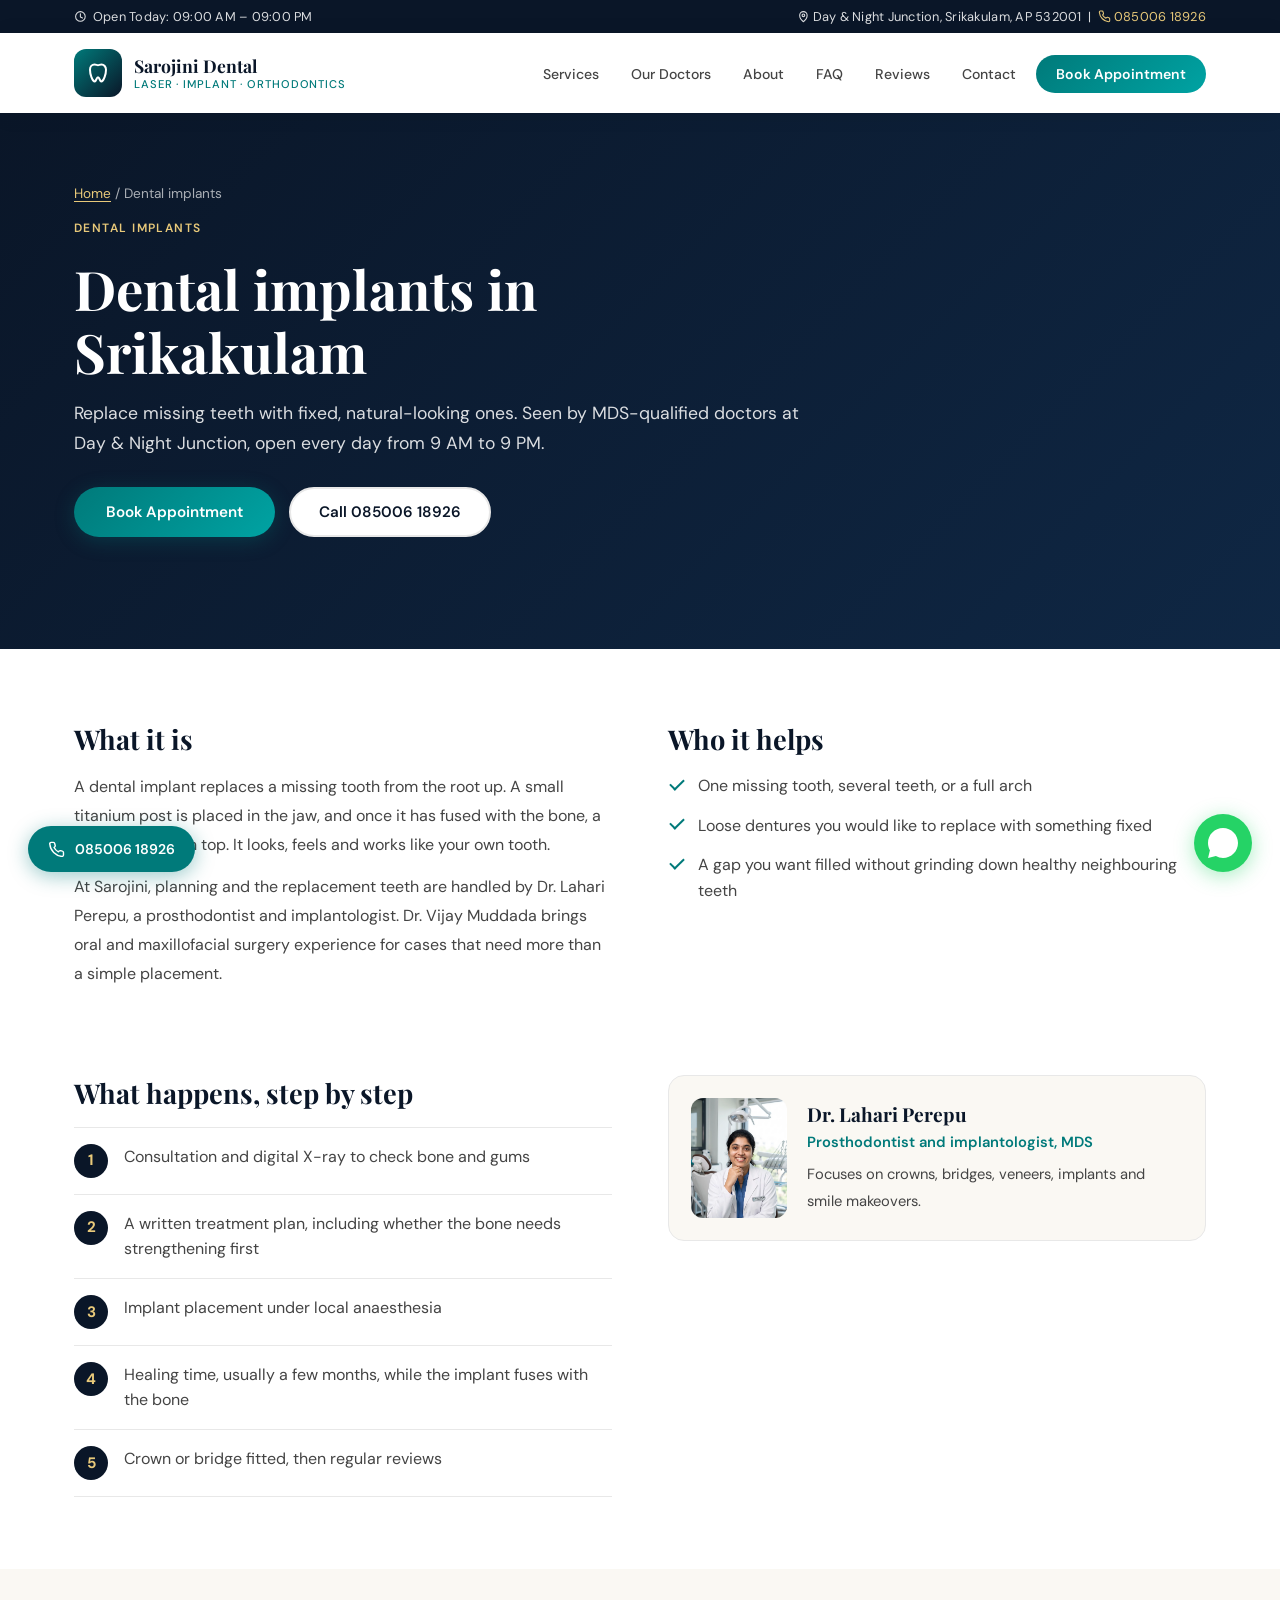
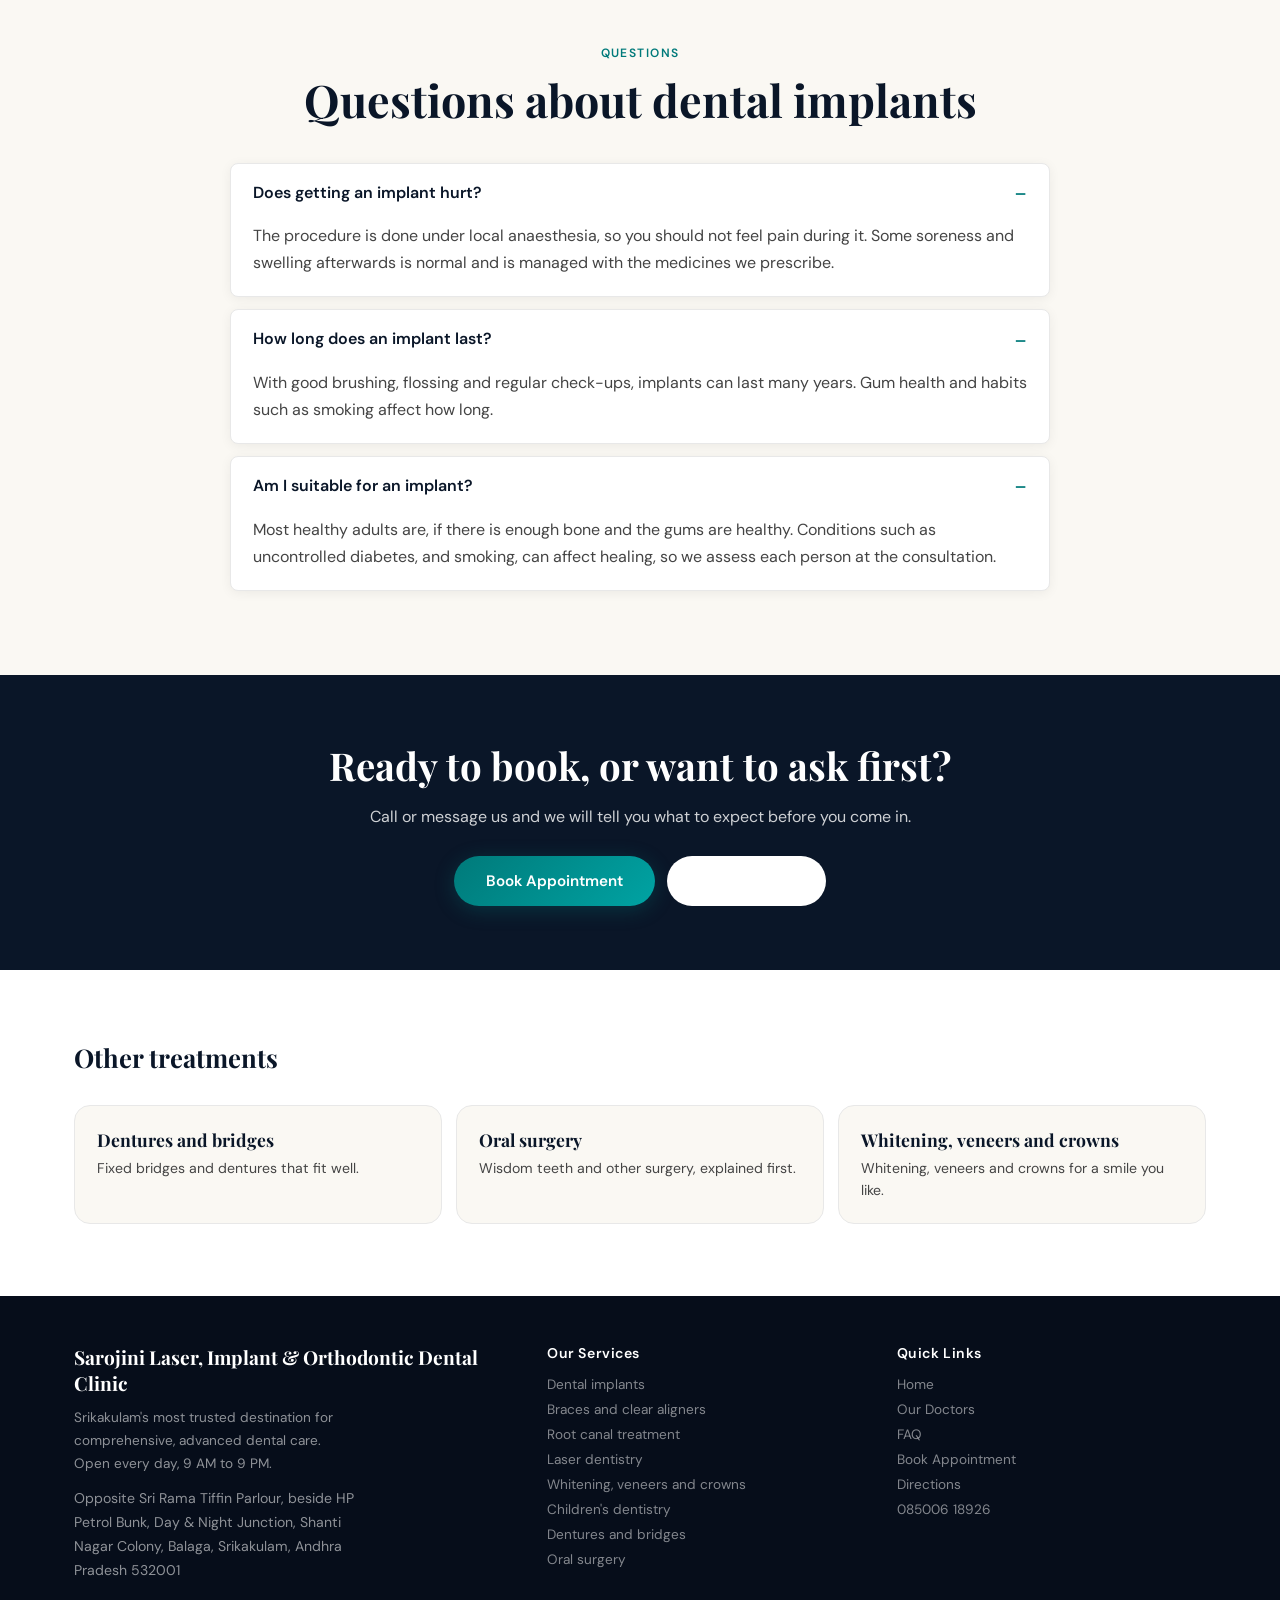
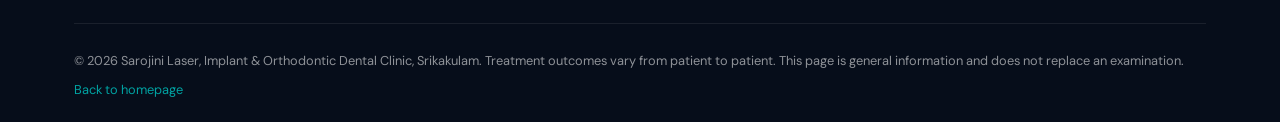
<file: dental-implants-srikakulam/index.html>
<!DOCTYPE html>
<html lang="en-IN">
<head>
<meta charset="UTF-8">
<meta name="viewport" content="width=device-width, initial-scale=1.0">
<title>Dental Implants in Srikakulam | Sarojini Dental Clinic</title>
<meta name="description" content="Replace missing teeth with natural-looking dental implants in Srikakulam. MDS implantologist and oral surgeon. Open 9 AM to 9 PM. Call 085006 18926.">
<link rel="canonical" href="https://sarojini-dental-clinic-1.vercel.app/dental-implants-srikakulam/">
<meta name="robots" content="index,follow,max-image-preview:large,max-snippet:-1">
<meta name="theme-color" content="#0a1628">
<meta name="geo.region" content="IN-AP"><meta name="geo.placename" content="Srikakulam"><meta name="geo.position" content="18.3070838;83.8942243"><meta name="ICBM" content="18.3070838, 83.8942243">
<meta property="og:type" content="website"><meta property="og:site_name" content="Sarojini Dental Clinic"><meta property="og:locale" content="en_IN">
<meta property="og:title" content="Dental Implants in Srikakulam | Sarojini Dental Clinic"><meta property="og:description" content="Replace missing teeth with natural-looking dental implants in Srikakulam. MDS implantologist and oral surgeon. Open 9 AM to 9 PM. Call 085006 18926."><meta property="og:url" content="https://sarojini-dental-clinic-1.vercel.app/dental-implants-srikakulam/">
<meta property="og:image" content="https://sarojini-dental-clinic-1.vercel.app/assets/og.jpg"><meta property="og:image:width" content="1200"><meta property="og:image:height" content="630"><meta property="og:image:alt" content="Sarojini Dental Clinic, Srikakulam">
<meta name="twitter:card" content="summary_large_image"><meta name="twitter:title" content="Dental Implants in Srikakulam | Sarojini Dental Clinic"><meta name="twitter:description" content="Replace missing teeth with natural-looking dental implants in Srikakulam. MDS implantologist and oral surgeon. Open 9 AM to 9 PM. Call 085006 18926."><meta name="twitter:image" content="https://sarojini-dental-clinic-1.vercel.app/assets/og.jpg">
<link rel="icon" type="image/png" sizes="32x32" href="/images/favicon-32.png">
<link rel="apple-touch-icon" href="/images/apple-touch-icon.png">
<link rel="manifest" href="/manifest.webmanifest">
<script type="application/ld+json">{"@context":"https://schema.org","@type":"MedicalWebPage","@id":"https://sarojini-dental-clinic-1.vercel.app/dental-implants-srikakulam/#webpage","name":"Dental Implants in Srikakulam | Sarojini Dental Clinic","url":"https://sarojini-dental-clinic-1.vercel.app/dental-implants-srikakulam/","description":"Replace missing teeth with natural-looking dental implants in Srikakulam. MDS implantologist and oral surgeon. Open 9 AM to 9 PM. Call 085006 18926.","inLanguage":"en-IN","about":{"@type":"MedicalProcedure","name":"Dental implants"},"dateModified":"2026-11-12","provider":{"@id":"https://sarojini-dental-clinic-1.vercel.app/#clinic"},"speakable":{"@type":"SpeakableSpecification","cssSelector":[".lead",".svc-faq"]}}</script>
<script type="application/ld+json">{"@context":"https://schema.org","@type":"FAQPage","mainEntity":[{"@type":"Question","name":"Does getting an implant hurt?","acceptedAnswer":{"@type":"Answer","text":"The procedure is done under local anaesthesia, so you should not feel pain during it. Some soreness and swelling afterwards is normal and is managed with the medicines we prescribe."}},{"@type":"Question","name":"How long does an implant last?","acceptedAnswer":{"@type":"Answer","text":"With good brushing, flossing and regular check-ups, implants can last many years. Gum health and habits such as smoking affect how long."}},{"@type":"Question","name":"Am I suitable for an implant?","acceptedAnswer":{"@type":"Answer","text":"Most healthy adults are, if there is enough bone and the gums are healthy. Conditions such as uncontrolled diabetes, and smoking, can affect healing, so we assess each person at the consultation."}}]}</script>
<script type="application/ld+json">{"@context":"https://schema.org","@type":"BreadcrumbList","itemListElement":[{"@type":"ListItem","position":1,"name":"Home","item":"https://sarojini-dental-clinic-1.vercel.app/"},{"@type":"ListItem","position":2,"name":"Dental implants","item":"https://sarojini-dental-clinic-1.vercel.app/dental-implants-srikakulam/"}]}</script>
<script type="application/ld+json">{"@context":"https://schema.org","@type":["Dentist","MedicalBusiness","LocalBusiness"],"@id":"https://sarojini-dental-clinic-1.vercel.app/#clinic","name":"Sarojini Laser, Implant & Orthodontic Dental Clinic","alternateName":["Sarojini Dental Clinic Srikakulam","Sarojini Dental"],"url":"https://sarojini-dental-clinic-1.vercel.app/","image":["https://sarojini-dental-clinic-1.vercel.app/assets/og.jpg","https://sarojini-dental-clinic-1.vercel.app/d1.webp"],"logo":"https://sarojini-dental-clinic-1.vercel.app/images/icon-512.png","telephone":"+918500618926","priceRange":"₹₹","description":"Sarojini Laser, Implant and Orthodontic Dental Clinic in Balaga, Srikakulam offers dental implants, braces, clear aligners, laser dentistry, root canal treatment, veneers, dentures, oral surgery and children's dentistry. Open every day 9 AM to 9 PM.","address":{"@type":"PostalAddress","streetAddress":"Opposite Sri Rama Tiffin Parlour, beside HP Petrol Bunk, Day & Night Junction, Shanti Nagar Colony, Balaga","addressLocality":"Srikakulam","addressRegion":"Andhra Pradesh","postalCode":"532001","addressCountry":"IN"},"geo":{"@type":"GeoCoordinates","latitude":18.3070838,"longitude":83.8942243},"hasMap":"https://www.google.com/maps/search/?api=1&query=Sarojini%20Laser%2C%20Implant%20and%20Orthodontic%20Dental%20Clinic%20Srikakulam","openingHoursSpecification":[{"@type":"OpeningHoursSpecification","dayOfWeek":["Monday","Tuesday","Wednesday","Thursday","Friday","Saturday","Sunday"],"opens":"09:00","closes":"21:00"}],"aggregateRating":{"@type":"AggregateRating","ratingValue":"4.9","reviewCount":"112","bestRating":"5"},"areaServed":[{"@type":"City","name":"Srikakulam town"},{"@type":"City","name":"Balaga"},{"@type":"City","name":"Amadalavalasa"},{"@type":"City","name":"Palasa"},{"@type":"City","name":"Narasannapeta"},{"@type":"City","name":"Tekkali"},{"@type":"City","name":"Ponduru"},{"@type":"City","name":"Etcherla"},{"@type":"City","name":"Rajam"},{"@type":"City","name":"Vizianagaram"}],"medicalSpecialty":["Dentistry","Orthodontics","Prosthodontics","OralSurgery"],"hasOfferCatalog":{"@type":"OfferCatalog","name":"Dental treatments","itemListElement":[{"@type":"Offer","itemOffered":{"@type":"MedicalProcedure","name":"Dental implants","url":"https://sarojini-dental-clinic-1.vercel.app/dental-implants-srikakulam/"}},{"@type":"Offer","itemOffered":{"@type":"MedicalProcedure","name":"Braces and clear aligners","url":"https://sarojini-dental-clinic-1.vercel.app/braces-and-clear-aligners-srikakulam/"}},{"@type":"Offer","itemOffered":{"@type":"MedicalProcedure","name":"Root canal treatment","url":"https://sarojini-dental-clinic-1.vercel.app/root-canal-treatment-srikakulam/"}},{"@type":"Offer","itemOffered":{"@type":"MedicalProcedure","name":"Laser dentistry","url":"https://sarojini-dental-clinic-1.vercel.app/laser-dentistry-srikakulam/"}},{"@type":"Offer","itemOffered":{"@type":"MedicalProcedure","name":"Whitening, veneers and crowns","url":"https://sarojini-dental-clinic-1.vercel.app/teeth-whitening-and-veneers-srikakulam/"}},{"@type":"Offer","itemOffered":{"@type":"MedicalProcedure","name":"Children's dentistry","url":"https://sarojini-dental-clinic-1.vercel.app/childrens-dentist-srikakulam/"}},{"@type":"Offer","itemOffered":{"@type":"MedicalProcedure","name":"Dentures and bridges","url":"https://sarojini-dental-clinic-1.vercel.app/dentures-and-bridges-srikakulam/"}},{"@type":"Offer","itemOffered":{"@type":"MedicalProcedure","name":"Oral surgery","url":"https://sarojini-dental-clinic-1.vercel.app/wisdom-tooth-and-oral-surgery-srikakulam/"}}]},"employee":[{"@type":"Physician","name":"Dr. Vijay Muddada","jobTitle":"Chief dental surgeon","medicalSpecialty":"Dentistry","image":"https://sarojini-dental-clinic-1.vercel.app/images/Vijay.png","worksFor":{"@id":"https://sarojini-dental-clinic-1.vercel.app/#clinic"}},{"@type":"Physician","name":"Dr. Lahari Perepu","jobTitle":"Prosthodontist and implantologist","medicalSpecialty":"Dentistry","image":"https://sarojini-dental-clinic-1.vercel.app/images/Lahari.jpeg","worksFor":{"@id":"https://sarojini-dental-clinic-1.vercel.app/#clinic"}}],"contactPoint":{"@type":"ContactPoint","telephone":"+918500618926","contactType":"appointments","availableLanguage":["English","Telugu","Hindi"]},"sameAs":["https://www.google.com/maps/search/?api=1&query=Sarojini%20Laser%2C%20Implant%20and%20Orthodontic%20Dental%20Clinic%20Srikakulam"]}</script>
<script async src="https://www.googletagmanager.com/gtag/js?id=G-L3VGC6RT5B"></script>
<script>
window.dataLayer=window.dataLayer||[];function gtag(){dataLayer.push(arguments)}
gtag('js',new Date());gtag('config','G-L3VGC6RT5B',{anonymize_ip:true});
document.addEventListener('click',function(e){var a=e.target.closest('a');if(!a)return;var h=a.getAttribute('href')||'';
if(h.indexOf('tel:')===0)gtag('event','click_call',{link_url:h});
else if(h.indexOf('wa.me')>-1)gtag('event','click_whatsapp',{link_url:h.split('?')[0]});
else if(h.indexOf('google.com/maps')>-1||h.indexOf('maps.google')>-1)gtag('event','click_directions');});
</script>
<link rel="preconnect" href="https://fonts.googleapis.com">
<link rel="preconnect" href="https://fonts.gstatic.com" crossorigin>
<link href="https://fonts.googleapis.com/css2?family=Playfair+Display:wght@400;500;600;700&family=DM+Sans:wght@300;400;500;600&display=swap" rel="stylesheet">
<link rel="stylesheet" href="/assets/site.css">
</head>
<body>
<!-- ICONS (SVG sprite) -->
<svg xmlns="http://www.w3.org/2000/svg" style="position:absolute;width:0;height:0;overflow:hidden" aria-hidden="true" focusable="false">
  <symbol id="icon-clock" viewBox="0 0 24 24">
    <circle cx="12" cy="12" r="9" fill="none" stroke="currentColor" stroke-width="2"/>
    <path d="M12 7v6l4 2" fill="none" stroke="currentColor" stroke-width="2" stroke-linecap="round" stroke-linejoin="round"/>
  </symbol>
  <symbol id="icon-location" viewBox="0 0 24 24">
    <path d="M12 22s7-5.2 7-12a7 7 0 0 0-14 0c0 6.8 7 12 7 12z" fill="none" stroke="currentColor" stroke-width="2" stroke-linejoin="round"/>
    <circle cx="12" cy="10" r="2.5" fill="none" stroke="currentColor" stroke-width="2"/>
  </symbol>
  <symbol id="icon-phone" viewBox="0 0 24 24">
    <path d="M22 16.9v3a2 2 0 0 1-2.2 2c-9.1-.8-16.4-8.1-17.2-17.2A2 2 0 0 1 4.6 2h3a2 2 0 0 1 2 1.7c.1.8.3 1.6.6 2.3a2 2 0 0 1-.5 2.1L8.6 9.2a14.8 14.8 0 0 0 6.2 6.2l1.1-1.1a2 2 0 0 1 2.1-.5c.7.3 1.5.5 2.3.6a2 2 0 0 1 1.7 2z" fill="none" stroke="currentColor" stroke-width="2" stroke-linecap="round" stroke-linejoin="round"/>
  </symbol>
  <symbol id="icon-calendar" viewBox="0 0 24 24">
    <rect x="3" y="5" width="18" height="16" rx="2" fill="none" stroke="currentColor" stroke-width="2"/>
    <path d="M16 3v4M8 3v4M3 11h18" fill="none" stroke="currentColor" stroke-width="2" stroke-linecap="round"/>
  </symbol>
  <symbol id="icon-star" viewBox="0 0 24 24">
    <path d="M12 2.5l2.9 6 6.6.9-4.8 4.6 1.2 6.5L12 17.8 6.1 20.5l1.2-6.5L2.5 9.4l6.6-.9L12 2.5z" fill="currentColor"/>
  </symbol>
  <symbol id="icon-check-circle" viewBox="0 0 24 24">
    <circle cx="12" cy="12" r="9" fill="none" stroke="currentColor" stroke-width="2"/>
    <path d="M8.5 12.5l2.3 2.3 5.2-5.2" fill="none" stroke="currentColor" stroke-width="2" stroke-linecap="round" stroke-linejoin="round"/>
  </symbol>
  <symbol id="icon-shield" viewBox="0 0 24 24">
    <path d="M12 2l8 4v6c0 5-3.4 9.4-8 10-4.6-.6-8-5-8-10V6l8-4z" fill="none" stroke="currentColor" stroke-width="2" stroke-linejoin="round"/>
    <path d="M9 12l2 2 4-5" fill="none" stroke="currentColor" stroke-width="2" stroke-linecap="round" stroke-linejoin="round"/>
  </symbol>
  <symbol id="icon-clipboard" viewBox="0 0 24 24">
    <rect x="7" y="4" width="10" height="4" rx="1.5" fill="none" stroke="currentColor" stroke-width="2"/>
    <path d="M8 6H6a2 2 0 0 0-2 2v12a2 2 0 0 0 2 2h12a2 2 0 0 0 2-2V8a2 2 0 0 0-2-2h-2" fill="none" stroke="currentColor" stroke-width="2" stroke-linecap="round"/>
    <path d="M8 12h8M8 16h6" fill="none" stroke="currentColor" stroke-width="2" stroke-linecap="round"/>
  </symbol>
  <symbol id="icon-laser" viewBox="0 0 24 24">
    <path d="M3 21l10-10" fill="none" stroke="currentColor" stroke-width="2" stroke-linecap="round"/>
    <path d="M12 6l6-3 3 6-6 3-3-6z" fill="none" stroke="currentColor" stroke-width="2" stroke-linejoin="round"/>
    <path d="M14 10l2 4" fill="none" stroke="currentColor" stroke-width="2" stroke-linecap="round"/>
    <path d="M5 19l2 2" fill="none" stroke="currentColor" stroke-width="2" stroke-linecap="round"/>
  </symbol>
  <symbol id="icon-tooth" viewBox="0 0 24 24">
    <path d="M8.5 3.5c-2.5 0-4.5 2.3-4.5 5.2 0 4.3 2.2 11.8 4.8 11.8 1.3 0 1.7-4.2 3.2-4.2s1.9 4.2 3.2 4.2c2.6 0 4.8-7.5 4.8-11.8 0-2.9-2-5.2-4.5-5.2-1.6 0-2.4.7-3.5.7s-1.9-.7-3.5-.7z" fill="none" stroke="currentColor" stroke-width="2" stroke-linejoin="round"/>
  </symbol>
  <symbol id="icon-alert" viewBox="0 0 24 24">
    <path d="M12 3l10 18H2L12 3z" fill="none" stroke="currentColor" stroke-width="2" stroke-linejoin="round"/>
    <path d="M12 9v5" fill="none" stroke="currentColor" stroke-width="2" stroke-linecap="round"/>
    <circle cx="12" cy="17" r="1" fill="currentColor"/>
  </symbol>
  <symbol id="icon-whatsapp" viewBox="0 0 24 24">
    <path d="M17.472 14.382c-.297-.149-1.758-.867-2.03-.967-.273-.099-.471-.148-.67.15-.197.297-.767.966-.94 1.164-.173.199-.347.223-.644.075-.297-.15-1.255-.463-2.39-1.475-.883-.788-1.48-1.761-1.653-2.059-.173-.297-.018-.458.13-.606.134-.133.298-.347.446-.52.149-.174.198-.298.298-.497.099-.198.05-.371-.025-.52-.075-.149-.669-1.612-.916-2.207-.242-.579-.487-.5-.669-.51-.173-.008-.371-.01-.57-.01-.198 0-.52.074-.792.372-.272.297-1.04 1.016-1.04 2.479 0 1.462 1.065 2.875 1.213 3.074.149.198 2.096 3.2 5.077 4.487.709.306 1.262.489 1.694.625.712.227 1.36.195 1.871.118.571-.085 1.758-.719 2.006-1.413.248-.694.248-1.289.173-1.413-.074-.124-.272-.198-.57-.347z" fill="currentColor"/>
    <path d="M12 2a10 10 0 0 0-8.66 15.02L2 22l5.12-1.34A10 10 0 1 0 12 2z" fill="currentColor" opacity="0.18"/>
  </symbol>
</svg>


<!-- TOP BAR -->
<div class="top-bar">
  <div class="container">
    <div class="hours" id="topBarHours">
      <svg class="icon" aria-hidden="true"><use href="#icon-clock"></use></svg>
      Open Today: 09:00 AM – 09:00 PM
    </div>
    <div id="topBarContact">
      <svg class="icon" aria-hidden="true"><use href="#icon-location"></use></svg>
      Day &amp; Night Junction, Srikakulam, AP 532001 &nbsp;|&nbsp;
      <a href="tel:08500618926"><svg class="icon" aria-hidden="true"><use href="#icon-phone"></use></svg> 085006 18926</a>
    </div>
  </div>
</div>

<!-- HEADER -->
<header id="header">
  <div class="container">
    <nav>
      <a href="/" class="logo">
        <div class="logo-icon"><svg class="icon" aria-hidden="true"><use href="#icon-tooth"></use></svg></div>
        <div class="logo-text">
          <div class="clinic-name">Sarojini Dental</div>
          <div class="clinic-tagline">Laser · Implant · Orthodontics</div>
        </div>
      </a>
      <button class="hamburger" id="hamburger" aria-label="Menu">
        <span></span><span></span><span></span>
      </button>
      <ul class="nav-links" id="navLinks">
        <li><a href="/#services">Services</a></li>
        <li><a href="/#doctors">Our Doctors</a></li>
        <li><a href="/#about">About</a></li>
        <li><a href="/#faq">FAQ</a></li>
        <li><a href="/#testimonials">Reviews</a></li>
        <li><a href="/#contact">Contact</a></li>
        <li><a href="/#booking" class="nav-cta">Book Appointment</a></li>
      </ul>
    </nav>
  </div>
</header>


<main>
<section class="page-hero"><div class="container">
  <p class="crumbs"><a href="/">Home</a> / Dental implants</p>
  <span class="section-label">Dental implants</span>
  <h1>Dental implants in Srikakulam</h1>
  <p class="lead">Replace missing teeth with fixed, natural-looking ones. Seen by MDS-qualified doctors at Day &amp; Night Junction, open every day from 9 AM to 9 PM.</p>
  <div class="hero-actions"><a href="/#booking" class="btn-primary">Book Appointment</a><a href="tel:+918500618926" class="btn-secondary">Call 085006 18926</a></div>
</div></section>
<section class="svc-body"><div class="container">
  <div class="svc-two">
    <div><h2>What it is</h2><p>A dental implant replaces a missing tooth from the root up. A small titanium post is placed in the jaw, and once it has fused with the bone, a crown is fixed on top. It looks, feels and works like your own tooth.</p><p>At Sarojini, planning and the replacement teeth are handled by Dr. Lahari Perepu, a prosthodontist and implantologist. Dr. Vijay Muddada brings oral and maxillofacial surgery experience for cases that need more than a simple placement.</p></div>
    <div><h2>Who it helps</h2><ul class="tick"><li>One missing tooth, several teeth, or a full arch</li><li>Loose dentures you would like to replace with something fixed</li><li>A gap you want filled without grinding down healthy neighbouring teeth</li></ul></div>
  </div>
</div></section>
<section class="svc-body" style="padding-top:0"><div class="container">
  <div class="svc-two">
    <div><h2>What happens, step by step</h2><ol class="step-list"><li>Consultation and digital X-ray to check bone and gums</li><li>A written treatment plan, including whether the bone needs strengthening first</li><li>Implant placement under local anaesthesia</li><li>Healing time, usually a few months, while the implant fuses with the bone</li><li>Crown or bridge fitted, then regular reviews</li></ol></div>
    <div class="svc-doc"><img src="/images/Lahari.jpeg" alt="Dr. Lahari Perepu, prosthodontist and implantologist at Sarojini Dental Clinic, Srikakulam" width="96" height="120" loading="lazy"><div><h3>Dr. Lahari Perepu</h3><p style="color:var(--teal);font-weight:600;margin-bottom:6px">Prosthodontist and implantologist, MDS</p><p>Focuses on crowns, bridges, veneers, implants and smile makeovers.</p></div></div>
  </div>
</div></section>
<section class="svc-faq"><div class="container">
  <div style="text-align:center"><span class="section-label">Questions</span><h2 class="section-title">Questions about dental implants</h2></div>
  <div class="faq-list"><details open><summary>Does getting an implant hurt?</summary><p>The procedure is done under local anaesthesia, so you should not feel pain during it. Some soreness and swelling afterwards is normal and is managed with the medicines we prescribe.</p></details><details open><summary>How long does an implant last?</summary><p>With good brushing, flossing and regular check-ups, implants can last many years. Gum health and habits such as smoking affect how long.</p></details><details open><summary>Am I suitable for an implant?</summary><p>Most healthy adults are, if there is enough bone and the gums are healthy. Conditions such as uncontrolled diabetes, and smoking, can affect healing, so we assess each person at the consultation.</p></details></div>
</div></section>
<section class="svc-cta"><div class="container">
  <h2>Ready to book, or want to ask first?</h2>
  <p>Call or message us and we will tell you what to expect before you come in.</p>
  <div class="btn-row"><a href="/#booking" class="btn-primary">Book Appointment</a><a href="https://wa.me/918500618926?text=Hello%2C%20I%20would%20like%20to%20know%20about%20dental%20implants." rel="noopener" class="btn-secondary" style="color:#fff;border-color:rgba(255,255,255,.5)">WhatsApp us</a></div>
</div></section>
<section class="guides"><div class="container"><h2 class="section-title" style="font-size:1.6rem">Other treatments</h2>
  <div class="guide-grid"><a class="guide-card" href="/dentures-and-bridges-srikakulam/"><strong>Dentures and bridges</strong><span>Fixed bridges and dentures that fit well.</span></a><a class="guide-card" href="/wisdom-tooth-and-oral-surgery-srikakulam/"><strong>Oral surgery</strong><span>Wisdom teeth and other surgery, explained first.</span></a><a class="guide-card" href="/teeth-whitening-and-veneers-srikakulam/"><strong>Whitening, veneers and crowns</strong><span>Whitening, veneers and crowns for a smile you like.</span></a></div>
</div></section>
</main>
<footer>
  <div class="container">
    <div class="footer-top">
      <div class="footer-brand">
        <div class="clinic-name">Sarojini Laser, Implant &amp; Orthodontic Dental Clinic</div>
        <p>Srikakulam's most trusted destination for comprehensive, advanced dental care. Open every day, 9 AM to 9 PM.</p>
        <p style="margin-top:12px;font-size:.88rem">Opposite Sri Rama Tiffin Parlour, beside HP Petrol Bunk, Day &amp; Night Junction, Shanti Nagar Colony, Balaga, Srikakulam, Andhra Pradesh 532001</p>
      </div>
      <div class="footer-col"><h4>Our Services</h4><a href="/dental-implants-srikakulam/">Dental implants</a><a href="/braces-and-clear-aligners-srikakulam/">Braces and clear aligners</a><a href="/root-canal-treatment-srikakulam/">Root canal treatment</a><a href="/laser-dentistry-srikakulam/">Laser dentistry</a><a href="/teeth-whitening-and-veneers-srikakulam/">Whitening, veneers and crowns</a><a href="/childrens-dentist-srikakulam/">Children's dentistry</a><a href="/dentures-and-bridges-srikakulam/">Dentures and bridges</a><a href="/wisdom-tooth-and-oral-surgery-srikakulam/">Oral surgery</a></div>
      <div class="footer-col"><h4>Quick Links</h4><a href="/">Home</a><a href="/#doctors">Our Doctors</a><a href="/#faq">FAQ</a><a href="/#booking">Book Appointment</a><a href="https://www.google.com/maps/search/?api=1&query=Sarojini%20Laser%2C%20Implant%20and%20Orthodontic%20Dental%20Clinic%20Srikakulam" rel="noopener">Directions</a><a href="tel:+918500618926">085006 18926</a></div>
    </div>
    <div class="footer-bottom"><span>© 2026 Sarojini Laser, Implant &amp; Orthodontic Dental Clinic, Srikakulam. Treatment outcomes vary from patient to patient. This page is general information and does not replace an examination.</span><span><a href="/">Back to homepage</a></span></div>
  </div>
</footer>
<!-- FLOATING BUTTONS -->
<a href="https://wa.me/918500618926?text=Hello%20Doctor%2C%20I%20would%20like%20to%20book%20an%20appointment%20at%20Sarojini%20Dental%20Clinic%20Srikakulam." target="_blank" rel="noopener" class="whatsapp-float" aria-label="WhatsApp">
  <svg viewBox="0 0 24 24" xmlns="http://www.w3.org/2000/svg"><path d="M17.472 14.382c-.297-.149-1.758-.867-2.03-.967-.273-.099-.471-.148-.67.15-.197.297-.767.966-.94 1.164-.173.199-.347.223-.644.075-.297-.15-1.255-.463-2.39-1.475-.883-.788-1.48-1.761-1.653-2.059-.173-.297-.018-.458.13-.606.134-.133.298-.347.446-.52.149-.174.198-.298.298-.497.099-.198.05-.371-.025-.52-.075-.149-.669-1.612-.916-2.207-.242-.579-.487-.5-.669-.51-.173-.008-.371-.01-.57-.01-.198 0-.52.074-.792.372-.272.297-1.04 1.016-1.04 2.479 0 1.462 1.065 2.875 1.213 3.074.149.198 2.096 3.2 5.077 4.487.709.306 1.262.489 1.694.625.712.227 1.36.195 1.871.118.571-.085 1.758-.719 2.006-1.413.248-.694.248-1.289.173-1.413-.074-.124-.272-.198-.57-.347zM12 0C5.373 0 0 5.373 0 12c0 2.127.558 4.122 1.532 5.859L.054 23.946l6.266-1.643A11.945 11.945 0 0012 24c6.627 0 12-5.373 12-12S18.627 0 12 0z"/></svg>
</a>

<a href="tel:08500618926" class="call-float">
  <svg class="icon" aria-hidden="true"><use href="#icon-phone"></use></svg> 085006 18926
</a>


<script>
(function(){var h=document.getElementById('header'),b=document.getElementById('hamburger'),n=document.getElementById('navLinks');
window.addEventListener('scroll',function(){h.classList.toggle('scrolled',window.scrollY>40)},{passive:true});
b.addEventListener('click',function(){b.classList.toggle('active');n.classList.toggle('open')});})();
</script>
</body></html>
</file>
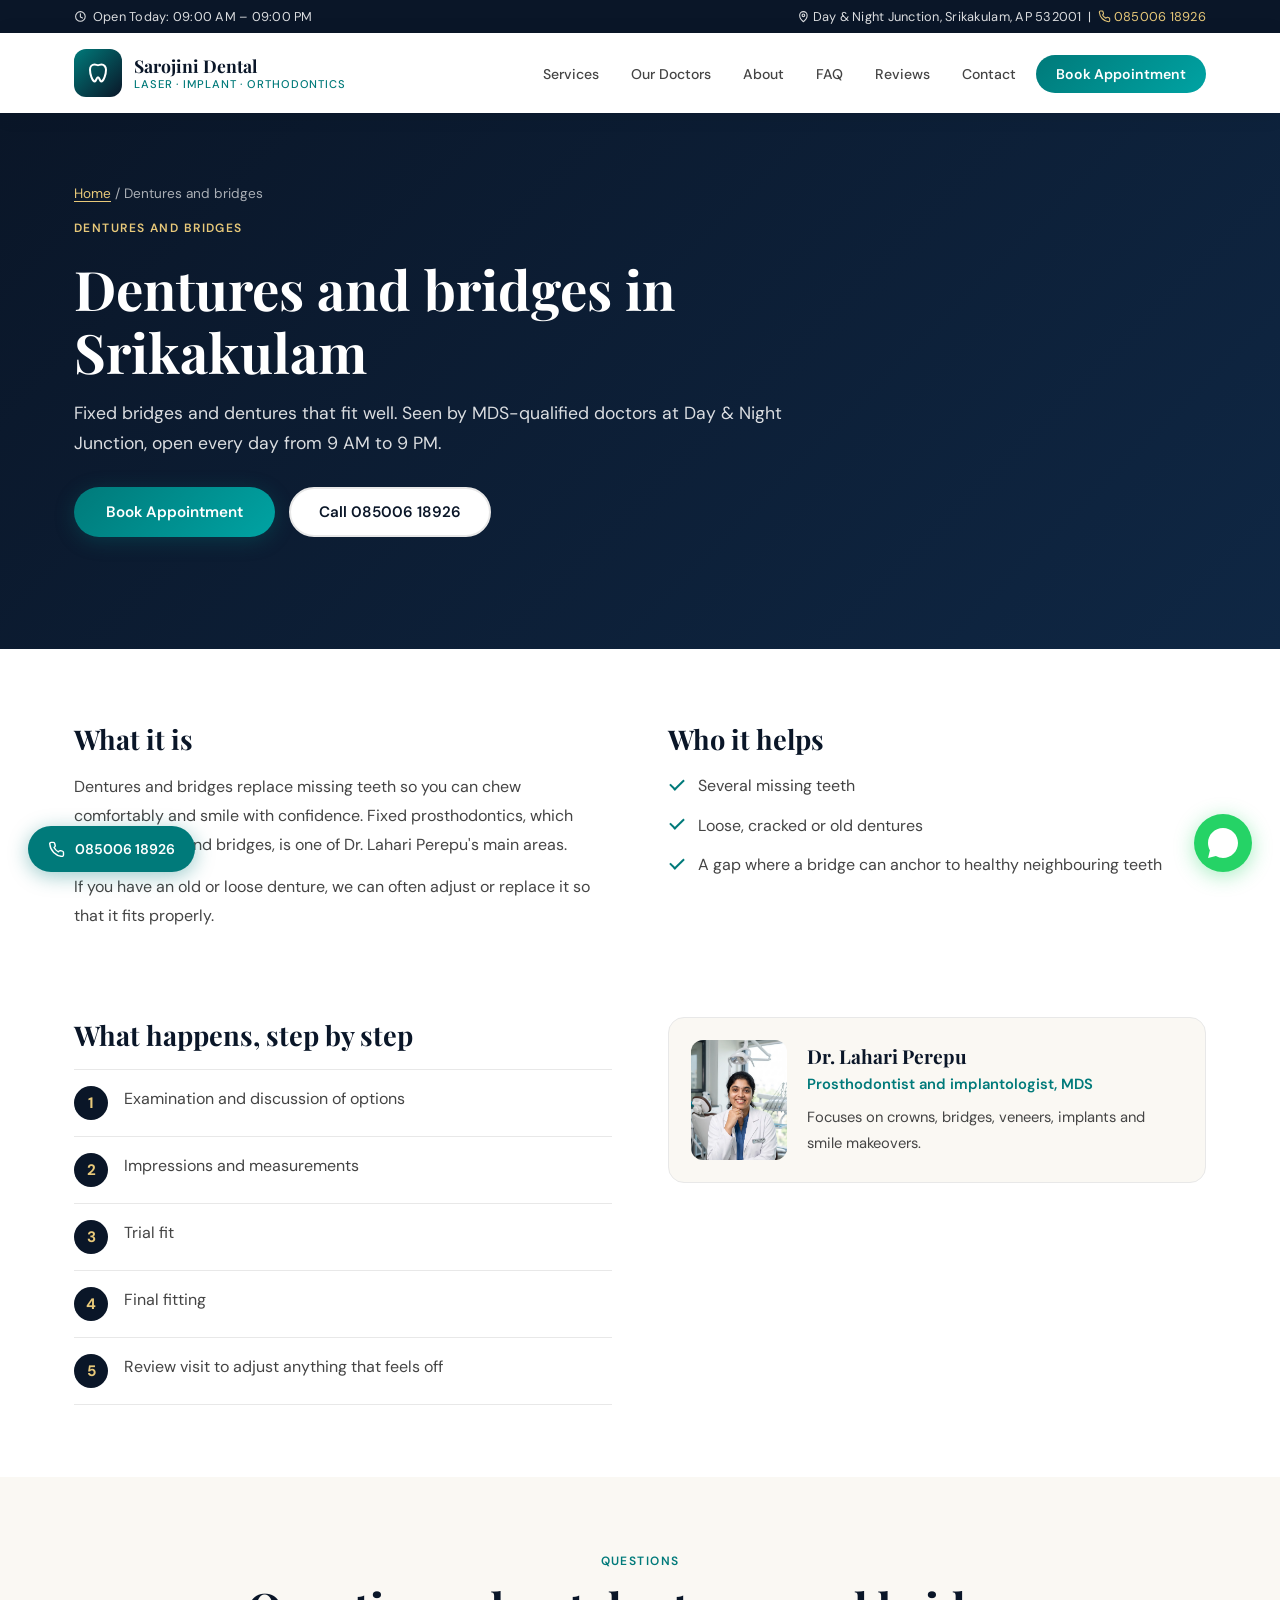
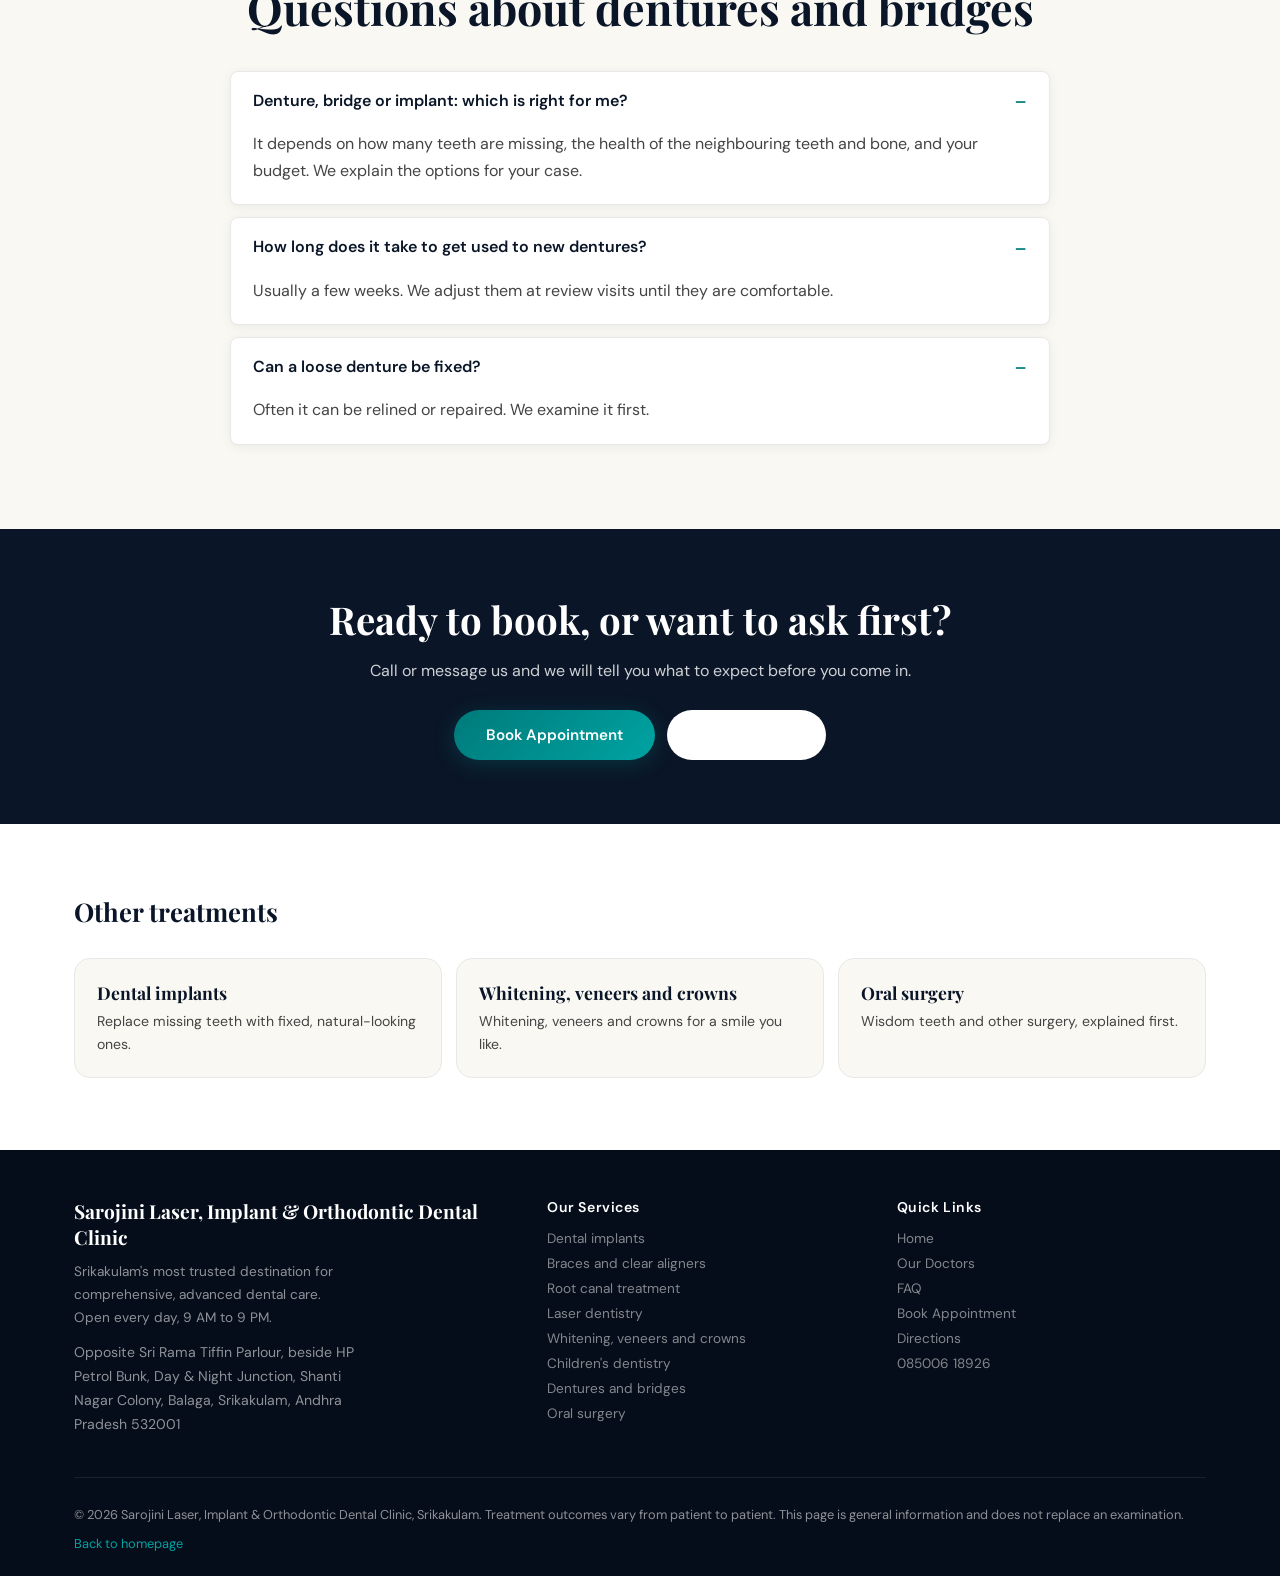
<file: dentures-and-bridges-srikakulam/index.html>
<!DOCTYPE html>
<html lang="en-IN">
<head>
<meta charset="UTF-8">
<meta name="viewport" content="width=device-width, initial-scale=1.0">
<title>Dentures &amp; Dental Bridges in Srikakulam | Sarojini Dental</title>
<meta name="description" content="Well-fitting dentures, crowns and fixed dental bridges in Srikakulam by an MDS prosthodontist. Chew and smile comfortably. Call 085006 18926.">
<link rel="canonical" href="https://sarojini-dental-clinic-1.vercel.app/dentures-and-bridges-srikakulam/">
<meta name="robots" content="index,follow,max-image-preview:large,max-snippet:-1">
<meta name="theme-color" content="#0a1628">
<meta name="geo.region" content="IN-AP"><meta name="geo.placename" content="Srikakulam"><meta name="geo.position" content="18.3070838;83.8942243"><meta name="ICBM" content="18.3070838, 83.8942243">
<meta property="og:type" content="website"><meta property="og:site_name" content="Sarojini Dental Clinic"><meta property="og:locale" content="en_IN">
<meta property="og:title" content="Dentures &amp; Dental Bridges in Srikakulam | Sarojini Dental"><meta property="og:description" content="Well-fitting dentures, crowns and fixed dental bridges in Srikakulam by an MDS prosthodontist. Chew and smile comfortably. Call 085006 18926."><meta property="og:url" content="https://sarojini-dental-clinic-1.vercel.app/dentures-and-bridges-srikakulam/">
<meta property="og:image" content="https://sarojini-dental-clinic-1.vercel.app/assets/og.jpg"><meta property="og:image:width" content="1200"><meta property="og:image:height" content="630"><meta property="og:image:alt" content="Sarojini Dental Clinic, Srikakulam">
<meta name="twitter:card" content="summary_large_image"><meta name="twitter:title" content="Dentures &amp; Dental Bridges in Srikakulam | Sarojini Dental"><meta name="twitter:description" content="Well-fitting dentures, crowns and fixed dental bridges in Srikakulam by an MDS prosthodontist. Chew and smile comfortably. Call 085006 18926."><meta name="twitter:image" content="https://sarojini-dental-clinic-1.vercel.app/assets/og.jpg">
<link rel="icon" type="image/png" sizes="32x32" href="/images/favicon-32.png">
<link rel="apple-touch-icon" href="/images/apple-touch-icon.png">
<link rel="manifest" href="/manifest.webmanifest">
<script type="application/ld+json">{"@context":"https://schema.org","@type":"MedicalWebPage","@id":"https://sarojini-dental-clinic-1.vercel.app/dentures-and-bridges-srikakulam/#webpage","name":"Dentures & Dental Bridges in Srikakulam | Sarojini Dental","url":"https://sarojini-dental-clinic-1.vercel.app/dentures-and-bridges-srikakulam/","description":"Well-fitting dentures, crowns and fixed dental bridges in Srikakulam by an MDS prosthodontist. Chew and smile comfortably. Call 085006 18926.","inLanguage":"en-IN","about":{"@type":"MedicalProcedure","name":"Dentures and bridges"},"dateModified":"2026-11-12","provider":{"@id":"https://sarojini-dental-clinic-1.vercel.app/#clinic"},"speakable":{"@type":"SpeakableSpecification","cssSelector":[".lead",".svc-faq"]}}</script>
<script type="application/ld+json">{"@context":"https://schema.org","@type":"FAQPage","mainEntity":[{"@type":"Question","name":"Denture, bridge or implant: which is right for me?","acceptedAnswer":{"@type":"Answer","text":"It depends on how many teeth are missing, the health of the neighbouring teeth and bone, and your budget. We explain the options for your case."}},{"@type":"Question","name":"How long does it take to get used to new dentures?","acceptedAnswer":{"@type":"Answer","text":"Usually a few weeks. We adjust them at review visits until they are comfortable."}},{"@type":"Question","name":"Can a loose denture be fixed?","acceptedAnswer":{"@type":"Answer","text":"Often it can be relined or repaired. We examine it first."}}]}</script>
<script type="application/ld+json">{"@context":"https://schema.org","@type":"BreadcrumbList","itemListElement":[{"@type":"ListItem","position":1,"name":"Home","item":"https://sarojini-dental-clinic-1.vercel.app/"},{"@type":"ListItem","position":2,"name":"Dentures and bridges","item":"https://sarojini-dental-clinic-1.vercel.app/dentures-and-bridges-srikakulam/"}]}</script>
<script type="application/ld+json">{"@context":"https://schema.org","@type":["Dentist","MedicalBusiness","LocalBusiness"],"@id":"https://sarojini-dental-clinic-1.vercel.app/#clinic","name":"Sarojini Laser, Implant & Orthodontic Dental Clinic","alternateName":["Sarojini Dental Clinic Srikakulam","Sarojini Dental"],"url":"https://sarojini-dental-clinic-1.vercel.app/","image":["https://sarojini-dental-clinic-1.vercel.app/assets/og.jpg","https://sarojini-dental-clinic-1.vercel.app/d1.webp"],"logo":"https://sarojini-dental-clinic-1.vercel.app/images/icon-512.png","telephone":"+918500618926","priceRange":"₹₹","description":"Sarojini Laser, Implant and Orthodontic Dental Clinic in Balaga, Srikakulam offers dental implants, braces, clear aligners, laser dentistry, root canal treatment, veneers, dentures, oral surgery and children's dentistry. Open every day 9 AM to 9 PM.","address":{"@type":"PostalAddress","streetAddress":"Opposite Sri Rama Tiffin Parlour, beside HP Petrol Bunk, Day & Night Junction, Shanti Nagar Colony, Balaga","addressLocality":"Srikakulam","addressRegion":"Andhra Pradesh","postalCode":"532001","addressCountry":"IN"},"geo":{"@type":"GeoCoordinates","latitude":18.3070838,"longitude":83.8942243},"hasMap":"https://www.google.com/maps/search/?api=1&query=Sarojini%20Laser%2C%20Implant%20and%20Orthodontic%20Dental%20Clinic%20Srikakulam","openingHoursSpecification":[{"@type":"OpeningHoursSpecification","dayOfWeek":["Monday","Tuesday","Wednesday","Thursday","Friday","Saturday","Sunday"],"opens":"09:00","closes":"21:00"}],"aggregateRating":{"@type":"AggregateRating","ratingValue":"4.9","reviewCount":"112","bestRating":"5"},"areaServed":[{"@type":"City","name":"Srikakulam town"},{"@type":"City","name":"Balaga"},{"@type":"City","name":"Amadalavalasa"},{"@type":"City","name":"Palasa"},{"@type":"City","name":"Narasannapeta"},{"@type":"City","name":"Tekkali"},{"@type":"City","name":"Ponduru"},{"@type":"City","name":"Etcherla"},{"@type":"City","name":"Rajam"},{"@type":"City","name":"Vizianagaram"}],"medicalSpecialty":["Dentistry","Orthodontics","Prosthodontics","OralSurgery"],"hasOfferCatalog":{"@type":"OfferCatalog","name":"Dental treatments","itemListElement":[{"@type":"Offer","itemOffered":{"@type":"MedicalProcedure","name":"Dental implants","url":"https://sarojini-dental-clinic-1.vercel.app/dental-implants-srikakulam/"}},{"@type":"Offer","itemOffered":{"@type":"MedicalProcedure","name":"Braces and clear aligners","url":"https://sarojini-dental-clinic-1.vercel.app/braces-and-clear-aligners-srikakulam/"}},{"@type":"Offer","itemOffered":{"@type":"MedicalProcedure","name":"Root canal treatment","url":"https://sarojini-dental-clinic-1.vercel.app/root-canal-treatment-srikakulam/"}},{"@type":"Offer","itemOffered":{"@type":"MedicalProcedure","name":"Laser dentistry","url":"https://sarojini-dental-clinic-1.vercel.app/laser-dentistry-srikakulam/"}},{"@type":"Offer","itemOffered":{"@type":"MedicalProcedure","name":"Whitening, veneers and crowns","url":"https://sarojini-dental-clinic-1.vercel.app/teeth-whitening-and-veneers-srikakulam/"}},{"@type":"Offer","itemOffered":{"@type":"MedicalProcedure","name":"Children's dentistry","url":"https://sarojini-dental-clinic-1.vercel.app/childrens-dentist-srikakulam/"}},{"@type":"Offer","itemOffered":{"@type":"MedicalProcedure","name":"Dentures and bridges","url":"https://sarojini-dental-clinic-1.vercel.app/dentures-and-bridges-srikakulam/"}},{"@type":"Offer","itemOffered":{"@type":"MedicalProcedure","name":"Oral surgery","url":"https://sarojini-dental-clinic-1.vercel.app/wisdom-tooth-and-oral-surgery-srikakulam/"}}]},"employee":[{"@type":"Physician","name":"Dr. Vijay Muddada","jobTitle":"Chief dental surgeon","medicalSpecialty":"Dentistry","image":"https://sarojini-dental-clinic-1.vercel.app/images/Vijay.png","worksFor":{"@id":"https://sarojini-dental-clinic-1.vercel.app/#clinic"}},{"@type":"Physician","name":"Dr. Lahari Perepu","jobTitle":"Prosthodontist and implantologist","medicalSpecialty":"Dentistry","image":"https://sarojini-dental-clinic-1.vercel.app/images/Lahari.jpeg","worksFor":{"@id":"https://sarojini-dental-clinic-1.vercel.app/#clinic"}}],"contactPoint":{"@type":"ContactPoint","telephone":"+918500618926","contactType":"appointments","availableLanguage":["English","Telugu","Hindi"]},"sameAs":["https://www.google.com/maps/search/?api=1&query=Sarojini%20Laser%2C%20Implant%20and%20Orthodontic%20Dental%20Clinic%20Srikakulam"]}</script>
<script async src="https://www.googletagmanager.com/gtag/js?id=G-L3VGC6RT5B"></script>
<script>
window.dataLayer=window.dataLayer||[];function gtag(){dataLayer.push(arguments)}
gtag('js',new Date());gtag('config','G-L3VGC6RT5B',{anonymize_ip:true});
document.addEventListener('click',function(e){var a=e.target.closest('a');if(!a)return;var h=a.getAttribute('href')||'';
if(h.indexOf('tel:')===0)gtag('event','click_call',{link_url:h});
else if(h.indexOf('wa.me')>-1)gtag('event','click_whatsapp',{link_url:h.split('?')[0]});
else if(h.indexOf('google.com/maps')>-1||h.indexOf('maps.google')>-1)gtag('event','click_directions');});
</script>
<link rel="preconnect" href="https://fonts.googleapis.com">
<link rel="preconnect" href="https://fonts.gstatic.com" crossorigin>
<link href="https://fonts.googleapis.com/css2?family=Playfair+Display:wght@400;500;600;700&family=DM+Sans:wght@300;400;500;600&display=swap" rel="stylesheet">
<link rel="stylesheet" href="/assets/site.css">
</head>
<body>
<!-- ICONS (SVG sprite) -->
<svg xmlns="http://www.w3.org/2000/svg" style="position:absolute;width:0;height:0;overflow:hidden" aria-hidden="true" focusable="false">
  <symbol id="icon-clock" viewBox="0 0 24 24">
    <circle cx="12" cy="12" r="9" fill="none" stroke="currentColor" stroke-width="2"/>
    <path d="M12 7v6l4 2" fill="none" stroke="currentColor" stroke-width="2" stroke-linecap="round" stroke-linejoin="round"/>
  </symbol>
  <symbol id="icon-location" viewBox="0 0 24 24">
    <path d="M12 22s7-5.2 7-12a7 7 0 0 0-14 0c0 6.8 7 12 7 12z" fill="none" stroke="currentColor" stroke-width="2" stroke-linejoin="round"/>
    <circle cx="12" cy="10" r="2.5" fill="none" stroke="currentColor" stroke-width="2"/>
  </symbol>
  <symbol id="icon-phone" viewBox="0 0 24 24">
    <path d="M22 16.9v3a2 2 0 0 1-2.2 2c-9.1-.8-16.4-8.1-17.2-17.2A2 2 0 0 1 4.6 2h3a2 2 0 0 1 2 1.7c.1.8.3 1.6.6 2.3a2 2 0 0 1-.5 2.1L8.6 9.2a14.8 14.8 0 0 0 6.2 6.2l1.1-1.1a2 2 0 0 1 2.1-.5c.7.3 1.5.5 2.3.6a2 2 0 0 1 1.7 2z" fill="none" stroke="currentColor" stroke-width="2" stroke-linecap="round" stroke-linejoin="round"/>
  </symbol>
  <symbol id="icon-calendar" viewBox="0 0 24 24">
    <rect x="3" y="5" width="18" height="16" rx="2" fill="none" stroke="currentColor" stroke-width="2"/>
    <path d="M16 3v4M8 3v4M3 11h18" fill="none" stroke="currentColor" stroke-width="2" stroke-linecap="round"/>
  </symbol>
  <symbol id="icon-star" viewBox="0 0 24 24">
    <path d="M12 2.5l2.9 6 6.6.9-4.8 4.6 1.2 6.5L12 17.8 6.1 20.5l1.2-6.5L2.5 9.4l6.6-.9L12 2.5z" fill="currentColor"/>
  </symbol>
  <symbol id="icon-check-circle" viewBox="0 0 24 24">
    <circle cx="12" cy="12" r="9" fill="none" stroke="currentColor" stroke-width="2"/>
    <path d="M8.5 12.5l2.3 2.3 5.2-5.2" fill="none" stroke="currentColor" stroke-width="2" stroke-linecap="round" stroke-linejoin="round"/>
  </symbol>
  <symbol id="icon-shield" viewBox="0 0 24 24">
    <path d="M12 2l8 4v6c0 5-3.4 9.4-8 10-4.6-.6-8-5-8-10V6l8-4z" fill="none" stroke="currentColor" stroke-width="2" stroke-linejoin="round"/>
    <path d="M9 12l2 2 4-5" fill="none" stroke="currentColor" stroke-width="2" stroke-linecap="round" stroke-linejoin="round"/>
  </symbol>
  <symbol id="icon-clipboard" viewBox="0 0 24 24">
    <rect x="7" y="4" width="10" height="4" rx="1.5" fill="none" stroke="currentColor" stroke-width="2"/>
    <path d="M8 6H6a2 2 0 0 0-2 2v12a2 2 0 0 0 2 2h12a2 2 0 0 0 2-2V8a2 2 0 0 0-2-2h-2" fill="none" stroke="currentColor" stroke-width="2" stroke-linecap="round"/>
    <path d="M8 12h8M8 16h6" fill="none" stroke="currentColor" stroke-width="2" stroke-linecap="round"/>
  </symbol>
  <symbol id="icon-laser" viewBox="0 0 24 24">
    <path d="M3 21l10-10" fill="none" stroke="currentColor" stroke-width="2" stroke-linecap="round"/>
    <path d="M12 6l6-3 3 6-6 3-3-6z" fill="none" stroke="currentColor" stroke-width="2" stroke-linejoin="round"/>
    <path d="M14 10l2 4" fill="none" stroke="currentColor" stroke-width="2" stroke-linecap="round"/>
    <path d="M5 19l2 2" fill="none" stroke="currentColor" stroke-width="2" stroke-linecap="round"/>
  </symbol>
  <symbol id="icon-tooth" viewBox="0 0 24 24">
    <path d="M8.5 3.5c-2.5 0-4.5 2.3-4.5 5.2 0 4.3 2.2 11.8 4.8 11.8 1.3 0 1.7-4.2 3.2-4.2s1.9 4.2 3.2 4.2c2.6 0 4.8-7.5 4.8-11.8 0-2.9-2-5.2-4.5-5.2-1.6 0-2.4.7-3.5.7s-1.9-.7-3.5-.7z" fill="none" stroke="currentColor" stroke-width="2" stroke-linejoin="round"/>
  </symbol>
  <symbol id="icon-alert" viewBox="0 0 24 24">
    <path d="M12 3l10 18H2L12 3z" fill="none" stroke="currentColor" stroke-width="2" stroke-linejoin="round"/>
    <path d="M12 9v5" fill="none" stroke="currentColor" stroke-width="2" stroke-linecap="round"/>
    <circle cx="12" cy="17" r="1" fill="currentColor"/>
  </symbol>
  <symbol id="icon-whatsapp" viewBox="0 0 24 24">
    <path d="M17.472 14.382c-.297-.149-1.758-.867-2.03-.967-.273-.099-.471-.148-.67.15-.197.297-.767.966-.94 1.164-.173.199-.347.223-.644.075-.297-.15-1.255-.463-2.39-1.475-.883-.788-1.48-1.761-1.653-2.059-.173-.297-.018-.458.13-.606.134-.133.298-.347.446-.52.149-.174.198-.298.298-.497.099-.198.05-.371-.025-.52-.075-.149-.669-1.612-.916-2.207-.242-.579-.487-.5-.669-.51-.173-.008-.371-.01-.57-.01-.198 0-.52.074-.792.372-.272.297-1.04 1.016-1.04 2.479 0 1.462 1.065 2.875 1.213 3.074.149.198 2.096 3.2 5.077 4.487.709.306 1.262.489 1.694.625.712.227 1.36.195 1.871.118.571-.085 1.758-.719 2.006-1.413.248-.694.248-1.289.173-1.413-.074-.124-.272-.198-.57-.347z" fill="currentColor"/>
    <path d="M12 2a10 10 0 0 0-8.66 15.02L2 22l5.12-1.34A10 10 0 1 0 12 2z" fill="currentColor" opacity="0.18"/>
  </symbol>
</svg>


<!-- TOP BAR -->
<div class="top-bar">
  <div class="container">
    <div class="hours" id="topBarHours">
      <svg class="icon" aria-hidden="true"><use href="#icon-clock"></use></svg>
      Open Today: 09:00 AM – 09:00 PM
    </div>
    <div id="topBarContact">
      <svg class="icon" aria-hidden="true"><use href="#icon-location"></use></svg>
      Day &amp; Night Junction, Srikakulam, AP 532001 &nbsp;|&nbsp;
      <a href="tel:08500618926"><svg class="icon" aria-hidden="true"><use href="#icon-phone"></use></svg> 085006 18926</a>
    </div>
  </div>
</div>

<!-- HEADER -->
<header id="header">
  <div class="container">
    <nav>
      <a href="/" class="logo">
        <div class="logo-icon"><svg class="icon" aria-hidden="true"><use href="#icon-tooth"></use></svg></div>
        <div class="logo-text">
          <div class="clinic-name">Sarojini Dental</div>
          <div class="clinic-tagline">Laser · Implant · Orthodontics</div>
        </div>
      </a>
      <button class="hamburger" id="hamburger" aria-label="Menu">
        <span></span><span></span><span></span>
      </button>
      <ul class="nav-links" id="navLinks">
        <li><a href="/#services">Services</a></li>
        <li><a href="/#doctors">Our Doctors</a></li>
        <li><a href="/#about">About</a></li>
        <li><a href="/#faq">FAQ</a></li>
        <li><a href="/#testimonials">Reviews</a></li>
        <li><a href="/#contact">Contact</a></li>
        <li><a href="/#booking" class="nav-cta">Book Appointment</a></li>
      </ul>
    </nav>
  </div>
</header>


<main>
<section class="page-hero"><div class="container">
  <p class="crumbs"><a href="/">Home</a> / Dentures and bridges</p>
  <span class="section-label">Dentures and bridges</span>
  <h1>Dentures and bridges in Srikakulam</h1>
  <p class="lead">Fixed bridges and dentures that fit well. Seen by MDS-qualified doctors at Day &amp; Night Junction, open every day from 9 AM to 9 PM.</p>
  <div class="hero-actions"><a href="/#booking" class="btn-primary">Book Appointment</a><a href="tel:+918500618926" class="btn-secondary">Call 085006 18926</a></div>
</div></section>
<section class="svc-body"><div class="container">
  <div class="svc-two">
    <div><h2>What it is</h2><p>Dentures and bridges replace missing teeth so you can chew comfortably and smile with confidence. Fixed prosthodontics, which covers crowns and bridges, is one of Dr. Lahari Perepu's main areas.</p><p>If you have an old or loose denture, we can often adjust or replace it so that it fits properly.</p></div>
    <div><h2>Who it helps</h2><ul class="tick"><li>Several missing teeth</li><li>Loose, cracked or old dentures</li><li>A gap where a bridge can anchor to healthy neighbouring teeth</li></ul></div>
  </div>
</div></section>
<section class="svc-body" style="padding-top:0"><div class="container">
  <div class="svc-two">
    <div><h2>What happens, step by step</h2><ol class="step-list"><li>Examination and discussion of options</li><li>Impressions and measurements</li><li>Trial fit</li><li>Final fitting</li><li>Review visit to adjust anything that feels off</li></ol></div>
    <div class="svc-doc"><img src="/images/Lahari.jpeg" alt="Dr. Lahari Perepu, prosthodontist and implantologist at Sarojini Dental Clinic, Srikakulam" width="96" height="120" loading="lazy"><div><h3>Dr. Lahari Perepu</h3><p style="color:var(--teal);font-weight:600;margin-bottom:6px">Prosthodontist and implantologist, MDS</p><p>Focuses on crowns, bridges, veneers, implants and smile makeovers.</p></div></div>
  </div>
</div></section>
<section class="svc-faq"><div class="container">
  <div style="text-align:center"><span class="section-label">Questions</span><h2 class="section-title">Questions about dentures and bridges</h2></div>
  <div class="faq-list"><details open><summary>Denture, bridge or implant: which is right for me?</summary><p>It depends on how many teeth are missing, the health of the neighbouring teeth and bone, and your budget. We explain the options for your case.</p></details><details open><summary>How long does it take to get used to new dentures?</summary><p>Usually a few weeks. We adjust them at review visits until they are comfortable.</p></details><details open><summary>Can a loose denture be fixed?</summary><p>Often it can be relined or repaired. We examine it first.</p></details></div>
</div></section>
<section class="svc-cta"><div class="container">
  <h2>Ready to book, or want to ask first?</h2>
  <p>Call or message us and we will tell you what to expect before you come in.</p>
  <div class="btn-row"><a href="/#booking" class="btn-primary">Book Appointment</a><a href="https://wa.me/918500618926?text=Hello%2C%20I%20would%20like%20to%20know%20about%20dentures%20and%20bridges." rel="noopener" class="btn-secondary" style="color:#fff;border-color:rgba(255,255,255,.5)">WhatsApp us</a></div>
</div></section>
<section class="guides"><div class="container"><h2 class="section-title" style="font-size:1.6rem">Other treatments</h2>
  <div class="guide-grid"><a class="guide-card" href="/dental-implants-srikakulam/"><strong>Dental implants</strong><span>Replace missing teeth with fixed, natural-looking ones.</span></a><a class="guide-card" href="/teeth-whitening-and-veneers-srikakulam/"><strong>Whitening, veneers and crowns</strong><span>Whitening, veneers and crowns for a smile you like.</span></a><a class="guide-card" href="/wisdom-tooth-and-oral-surgery-srikakulam/"><strong>Oral surgery</strong><span>Wisdom teeth and other surgery, explained first.</span></a></div>
</div></section>
</main>
<footer>
  <div class="container">
    <div class="footer-top">
      <div class="footer-brand">
        <div class="clinic-name">Sarojini Laser, Implant &amp; Orthodontic Dental Clinic</div>
        <p>Srikakulam's most trusted destination for comprehensive, advanced dental care. Open every day, 9 AM to 9 PM.</p>
        <p style="margin-top:12px;font-size:.88rem">Opposite Sri Rama Tiffin Parlour, beside HP Petrol Bunk, Day &amp; Night Junction, Shanti Nagar Colony, Balaga, Srikakulam, Andhra Pradesh 532001</p>
      </div>
      <div class="footer-col"><h4>Our Services</h4><a href="/dental-implants-srikakulam/">Dental implants</a><a href="/braces-and-clear-aligners-srikakulam/">Braces and clear aligners</a><a href="/root-canal-treatment-srikakulam/">Root canal treatment</a><a href="/laser-dentistry-srikakulam/">Laser dentistry</a><a href="/teeth-whitening-and-veneers-srikakulam/">Whitening, veneers and crowns</a><a href="/childrens-dentist-srikakulam/">Children's dentistry</a><a href="/dentures-and-bridges-srikakulam/">Dentures and bridges</a><a href="/wisdom-tooth-and-oral-surgery-srikakulam/">Oral surgery</a></div>
      <div class="footer-col"><h4>Quick Links</h4><a href="/">Home</a><a href="/#doctors">Our Doctors</a><a href="/#faq">FAQ</a><a href="/#booking">Book Appointment</a><a href="https://www.google.com/maps/search/?api=1&query=Sarojini%20Laser%2C%20Implant%20and%20Orthodontic%20Dental%20Clinic%20Srikakulam" rel="noopener">Directions</a><a href="tel:+918500618926">085006 18926</a></div>
    </div>
    <div class="footer-bottom"><span>© 2026 Sarojini Laser, Implant &amp; Orthodontic Dental Clinic, Srikakulam. Treatment outcomes vary from patient to patient. This page is general information and does not replace an examination.</span><span><a href="/">Back to homepage</a></span></div>
  </div>
</footer>
<!-- FLOATING BUTTONS -->
<a href="https://wa.me/918500618926?text=Hello%20Doctor%2C%20I%20would%20like%20to%20book%20an%20appointment%20at%20Sarojini%20Dental%20Clinic%20Srikakulam." target="_blank" rel="noopener" class="whatsapp-float" aria-label="WhatsApp">
  <svg viewBox="0 0 24 24" xmlns="http://www.w3.org/2000/svg"><path d="M17.472 14.382c-.297-.149-1.758-.867-2.03-.967-.273-.099-.471-.148-.67.15-.197.297-.767.966-.94 1.164-.173.199-.347.223-.644.075-.297-.15-1.255-.463-2.39-1.475-.883-.788-1.48-1.761-1.653-2.059-.173-.297-.018-.458.13-.606.134-.133.298-.347.446-.52.149-.174.198-.298.298-.497.099-.198.05-.371-.025-.52-.075-.149-.669-1.612-.916-2.207-.242-.579-.487-.5-.669-.51-.173-.008-.371-.01-.57-.01-.198 0-.52.074-.792.372-.272.297-1.04 1.016-1.04 2.479 0 1.462 1.065 2.875 1.213 3.074.149.198 2.096 3.2 5.077 4.487.709.306 1.262.489 1.694.625.712.227 1.36.195 1.871.118.571-.085 1.758-.719 2.006-1.413.248-.694.248-1.289.173-1.413-.074-.124-.272-.198-.57-.347zM12 0C5.373 0 0 5.373 0 12c0 2.127.558 4.122 1.532 5.859L.054 23.946l6.266-1.643A11.945 11.945 0 0012 24c6.627 0 12-5.373 12-12S18.627 0 12 0z"/></svg>
</a>

<a href="tel:08500618926" class="call-float">
  <svg class="icon" aria-hidden="true"><use href="#icon-phone"></use></svg> 085006 18926
</a>


<script>
(function(){var h=document.getElementById('header'),b=document.getElementById('hamburger'),n=document.getElementById('navLinks');
window.addEventListener('scroll',function(){h.classList.toggle('scrolled',window.scrollY>40)},{passive:true});
b.addEventListener('click',function(){b.classList.toggle('active');n.classList.toggle('open')});})();
</script>
</body></html>
</file>
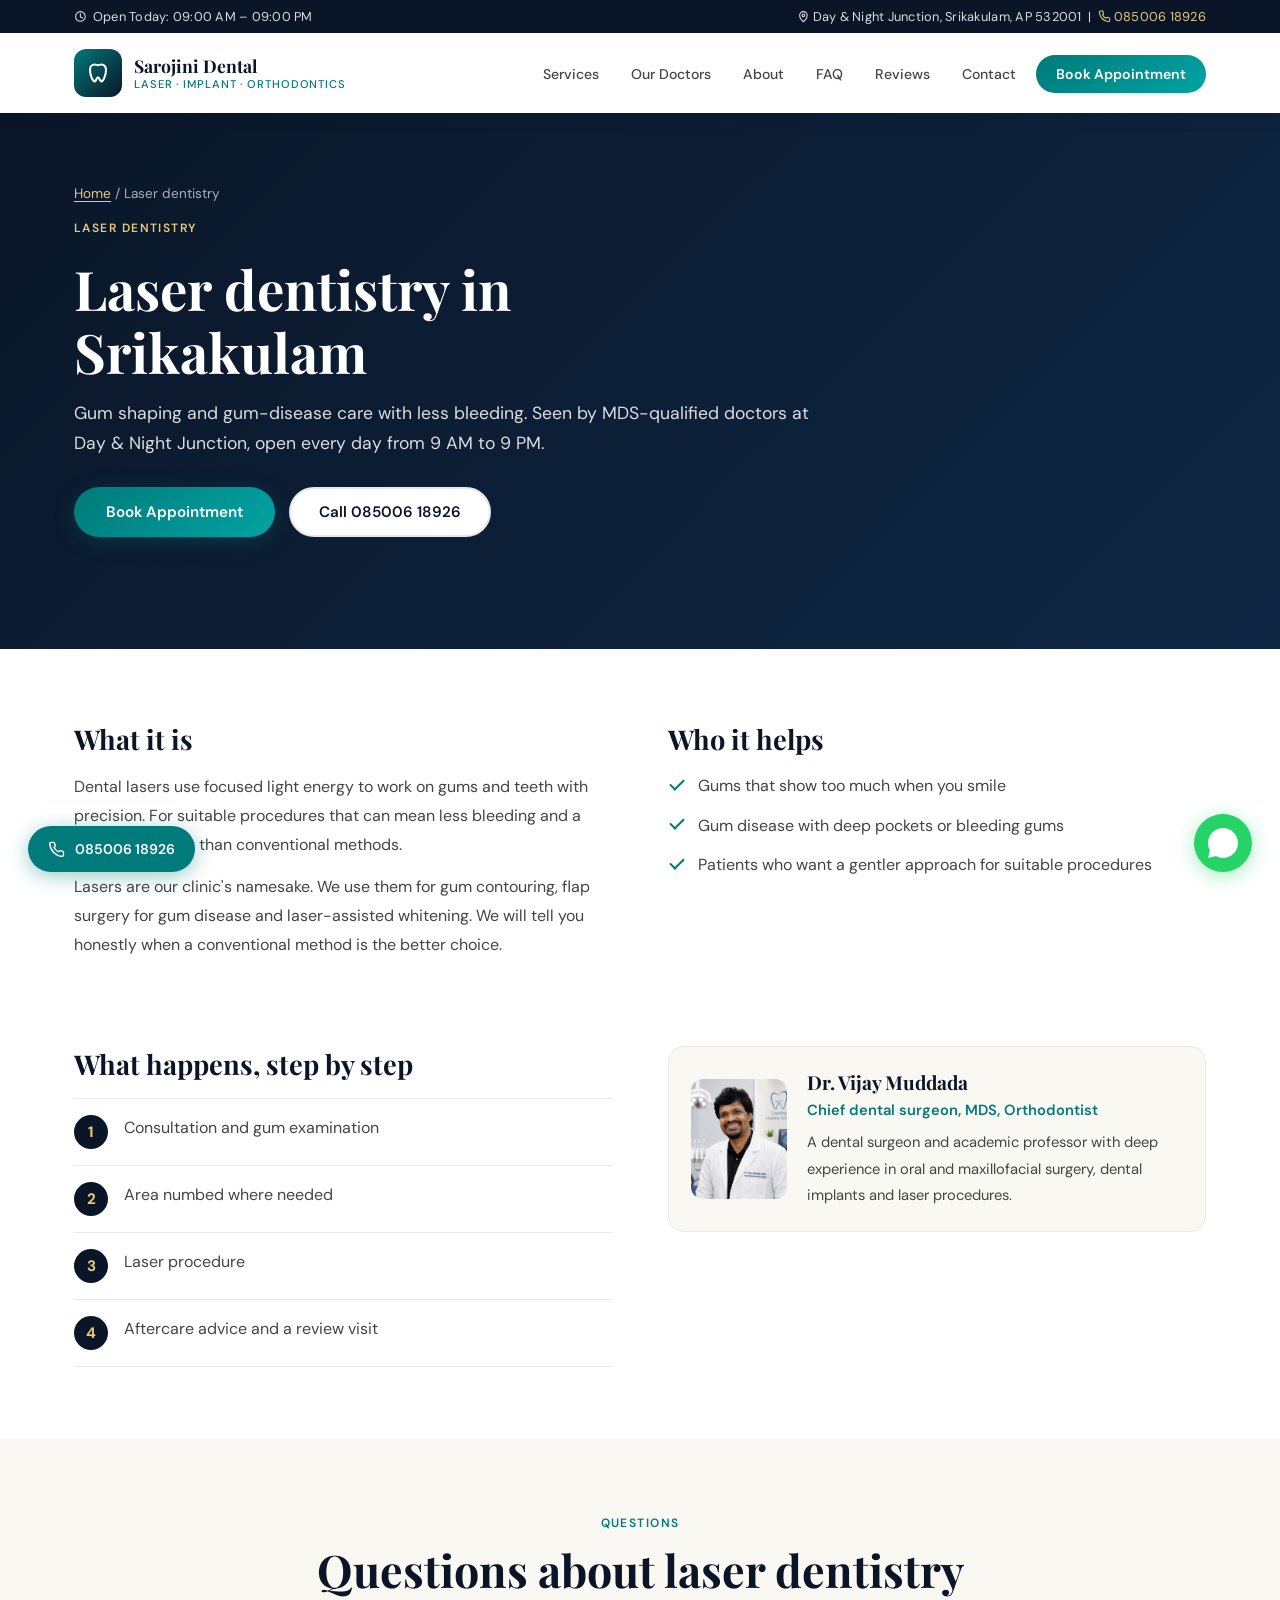
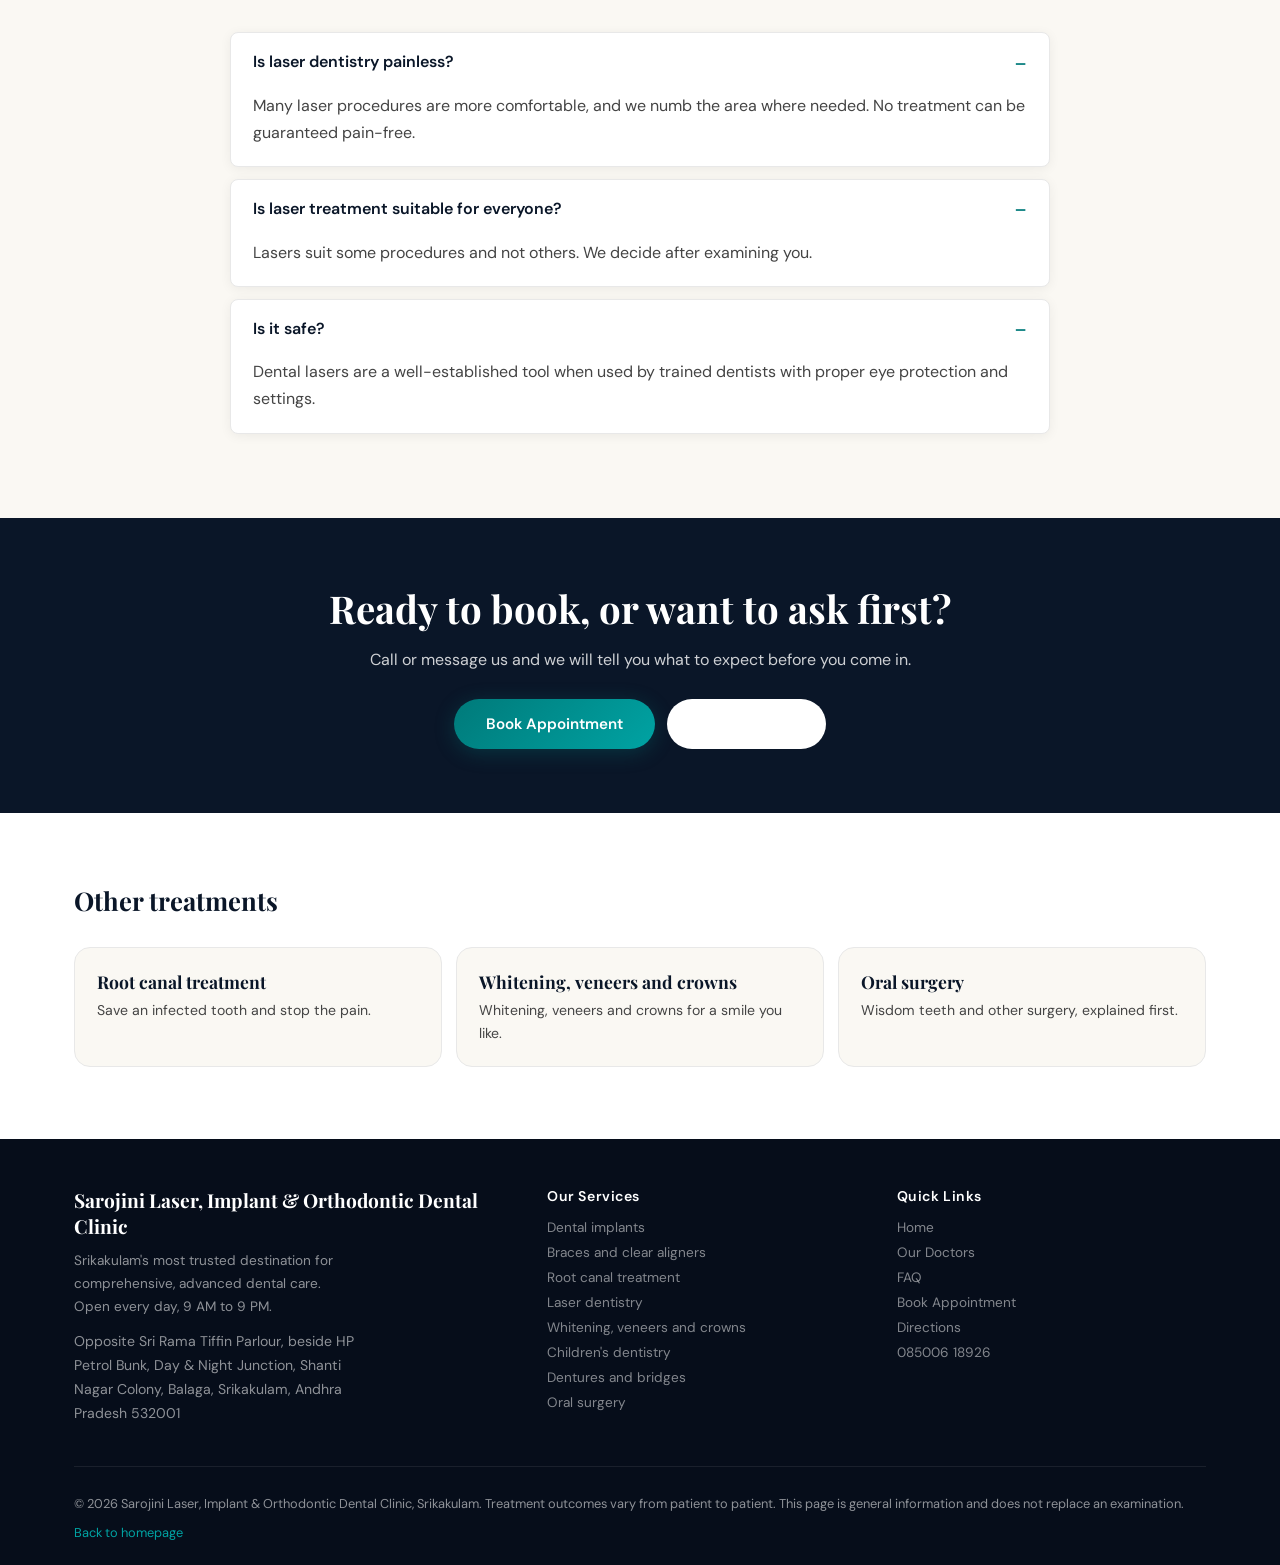
<file: laser-dentistry-srikakulam/index.html>
<!DOCTYPE html>
<html lang="en-IN">
<head>
<meta charset="UTF-8">
<meta name="viewport" content="width=device-width, initial-scale=1.0">
<title>Laser Dentistry in Srikakulam | Gum Surgery | Sarojini Dental</title>
<meta name="description" content="Laser dentistry in Srikakulam for gum contouring, flap surgery and laser-assisted whitening. A gentler option for suitable procedures. Call 085006 18926.">
<link rel="canonical" href="https://sarojini-dental-clinic-1.vercel.app/laser-dentistry-srikakulam/">
<meta name="robots" content="index,follow,max-image-preview:large,max-snippet:-1">
<meta name="theme-color" content="#0a1628">
<meta name="geo.region" content="IN-AP"><meta name="geo.placename" content="Srikakulam"><meta name="geo.position" content="18.3070838;83.8942243"><meta name="ICBM" content="18.3070838, 83.8942243">
<meta property="og:type" content="website"><meta property="og:site_name" content="Sarojini Dental Clinic"><meta property="og:locale" content="en_IN">
<meta property="og:title" content="Laser Dentistry in Srikakulam | Gum Surgery | Sarojini Dental"><meta property="og:description" content="Laser dentistry in Srikakulam for gum contouring, flap surgery and laser-assisted whitening. A gentler option for suitable procedures. Call 085006 18926."><meta property="og:url" content="https://sarojini-dental-clinic-1.vercel.app/laser-dentistry-srikakulam/">
<meta property="og:image" content="https://sarojini-dental-clinic-1.vercel.app/assets/og.jpg"><meta property="og:image:width" content="1200"><meta property="og:image:height" content="630"><meta property="og:image:alt" content="Sarojini Dental Clinic, Srikakulam">
<meta name="twitter:card" content="summary_large_image"><meta name="twitter:title" content="Laser Dentistry in Srikakulam | Gum Surgery | Sarojini Dental"><meta name="twitter:description" content="Laser dentistry in Srikakulam for gum contouring, flap surgery and laser-assisted whitening. A gentler option for suitable procedures. Call 085006 18926."><meta name="twitter:image" content="https://sarojini-dental-clinic-1.vercel.app/assets/og.jpg">
<link rel="icon" type="image/png" sizes="32x32" href="/images/favicon-32.png">
<link rel="apple-touch-icon" href="/images/apple-touch-icon.png">
<link rel="manifest" href="/manifest.webmanifest">
<script type="application/ld+json">{"@context":"https://schema.org","@type":"MedicalWebPage","@id":"https://sarojini-dental-clinic-1.vercel.app/laser-dentistry-srikakulam/#webpage","name":"Laser Dentistry in Srikakulam | Gum Surgery | Sarojini Dental","url":"https://sarojini-dental-clinic-1.vercel.app/laser-dentistry-srikakulam/","description":"Laser dentistry in Srikakulam for gum contouring, flap surgery and laser-assisted whitening. A gentler option for suitable procedures. Call 085006 18926.","inLanguage":"en-IN","about":{"@type":"MedicalProcedure","name":"Laser dentistry"},"dateModified":"2026-11-12","provider":{"@id":"https://sarojini-dental-clinic-1.vercel.app/#clinic"},"speakable":{"@type":"SpeakableSpecification","cssSelector":[".lead",".svc-faq"]}}</script>
<script type="application/ld+json">{"@context":"https://schema.org","@type":"FAQPage","mainEntity":[{"@type":"Question","name":"Is laser dentistry painless?","acceptedAnswer":{"@type":"Answer","text":"Many laser procedures are more comfortable, and we numb the area where needed. No treatment can be guaranteed pain-free."}},{"@type":"Question","name":"Is laser treatment suitable for everyone?","acceptedAnswer":{"@type":"Answer","text":"Lasers suit some procedures and not others. We decide after examining you."}},{"@type":"Question","name":"Is it safe?","acceptedAnswer":{"@type":"Answer","text":"Dental lasers are a well-established tool when used by trained dentists with proper eye protection and settings."}}]}</script>
<script type="application/ld+json">{"@context":"https://schema.org","@type":"BreadcrumbList","itemListElement":[{"@type":"ListItem","position":1,"name":"Home","item":"https://sarojini-dental-clinic-1.vercel.app/"},{"@type":"ListItem","position":2,"name":"Laser dentistry","item":"https://sarojini-dental-clinic-1.vercel.app/laser-dentistry-srikakulam/"}]}</script>
<script type="application/ld+json">{"@context":"https://schema.org","@type":["Dentist","MedicalBusiness","LocalBusiness"],"@id":"https://sarojini-dental-clinic-1.vercel.app/#clinic","name":"Sarojini Laser, Implant & Orthodontic Dental Clinic","alternateName":["Sarojini Dental Clinic Srikakulam","Sarojini Dental"],"url":"https://sarojini-dental-clinic-1.vercel.app/","image":["https://sarojini-dental-clinic-1.vercel.app/assets/og.jpg","https://sarojini-dental-clinic-1.vercel.app/d1.webp"],"logo":"https://sarojini-dental-clinic-1.vercel.app/images/icon-512.png","telephone":"+918500618926","priceRange":"₹₹","description":"Sarojini Laser, Implant and Orthodontic Dental Clinic in Balaga, Srikakulam offers dental implants, braces, clear aligners, laser dentistry, root canal treatment, veneers, dentures, oral surgery and children's dentistry. Open every day 9 AM to 9 PM.","address":{"@type":"PostalAddress","streetAddress":"Opposite Sri Rama Tiffin Parlour, beside HP Petrol Bunk, Day & Night Junction, Shanti Nagar Colony, Balaga","addressLocality":"Srikakulam","addressRegion":"Andhra Pradesh","postalCode":"532001","addressCountry":"IN"},"geo":{"@type":"GeoCoordinates","latitude":18.3070838,"longitude":83.8942243},"hasMap":"https://www.google.com/maps/search/?api=1&query=Sarojini%20Laser%2C%20Implant%20and%20Orthodontic%20Dental%20Clinic%20Srikakulam","openingHoursSpecification":[{"@type":"OpeningHoursSpecification","dayOfWeek":["Monday","Tuesday","Wednesday","Thursday","Friday","Saturday","Sunday"],"opens":"09:00","closes":"21:00"}],"aggregateRating":{"@type":"AggregateRating","ratingValue":"4.9","reviewCount":"112","bestRating":"5"},"areaServed":[{"@type":"City","name":"Srikakulam town"},{"@type":"City","name":"Balaga"},{"@type":"City","name":"Amadalavalasa"},{"@type":"City","name":"Palasa"},{"@type":"City","name":"Narasannapeta"},{"@type":"City","name":"Tekkali"},{"@type":"City","name":"Ponduru"},{"@type":"City","name":"Etcherla"},{"@type":"City","name":"Rajam"},{"@type":"City","name":"Vizianagaram"}],"medicalSpecialty":["Dentistry","Orthodontics","Prosthodontics","OralSurgery"],"hasOfferCatalog":{"@type":"OfferCatalog","name":"Dental treatments","itemListElement":[{"@type":"Offer","itemOffered":{"@type":"MedicalProcedure","name":"Dental implants","url":"https://sarojini-dental-clinic-1.vercel.app/dental-implants-srikakulam/"}},{"@type":"Offer","itemOffered":{"@type":"MedicalProcedure","name":"Braces and clear aligners","url":"https://sarojini-dental-clinic-1.vercel.app/braces-and-clear-aligners-srikakulam/"}},{"@type":"Offer","itemOffered":{"@type":"MedicalProcedure","name":"Root canal treatment","url":"https://sarojini-dental-clinic-1.vercel.app/root-canal-treatment-srikakulam/"}},{"@type":"Offer","itemOffered":{"@type":"MedicalProcedure","name":"Laser dentistry","url":"https://sarojini-dental-clinic-1.vercel.app/laser-dentistry-srikakulam/"}},{"@type":"Offer","itemOffered":{"@type":"MedicalProcedure","name":"Whitening, veneers and crowns","url":"https://sarojini-dental-clinic-1.vercel.app/teeth-whitening-and-veneers-srikakulam/"}},{"@type":"Offer","itemOffered":{"@type":"MedicalProcedure","name":"Children's dentistry","url":"https://sarojini-dental-clinic-1.vercel.app/childrens-dentist-srikakulam/"}},{"@type":"Offer","itemOffered":{"@type":"MedicalProcedure","name":"Dentures and bridges","url":"https://sarojini-dental-clinic-1.vercel.app/dentures-and-bridges-srikakulam/"}},{"@type":"Offer","itemOffered":{"@type":"MedicalProcedure","name":"Oral surgery","url":"https://sarojini-dental-clinic-1.vercel.app/wisdom-tooth-and-oral-surgery-srikakulam/"}}]},"employee":[{"@type":"Physician","name":"Dr. Vijay Muddada","jobTitle":"Chief dental surgeon","medicalSpecialty":"Dentistry","image":"https://sarojini-dental-clinic-1.vercel.app/images/Vijay.png","worksFor":{"@id":"https://sarojini-dental-clinic-1.vercel.app/#clinic"}},{"@type":"Physician","name":"Dr. Lahari Perepu","jobTitle":"Prosthodontist and implantologist","medicalSpecialty":"Dentistry","image":"https://sarojini-dental-clinic-1.vercel.app/images/Lahari.jpeg","worksFor":{"@id":"https://sarojini-dental-clinic-1.vercel.app/#clinic"}}],"contactPoint":{"@type":"ContactPoint","telephone":"+918500618926","contactType":"appointments","availableLanguage":["English","Telugu","Hindi"]},"sameAs":["https://www.google.com/maps/search/?api=1&query=Sarojini%20Laser%2C%20Implant%20and%20Orthodontic%20Dental%20Clinic%20Srikakulam"]}</script>
<script async src="https://www.googletagmanager.com/gtag/js?id=G-L3VGC6RT5B"></script>
<script>
window.dataLayer=window.dataLayer||[];function gtag(){dataLayer.push(arguments)}
gtag('js',new Date());gtag('config','G-L3VGC6RT5B',{anonymize_ip:true});
document.addEventListener('click',function(e){var a=e.target.closest('a');if(!a)return;var h=a.getAttribute('href')||'';
if(h.indexOf('tel:')===0)gtag('event','click_call',{link_url:h});
else if(h.indexOf('wa.me')>-1)gtag('event','click_whatsapp',{link_url:h.split('?')[0]});
else if(h.indexOf('google.com/maps')>-1||h.indexOf('maps.google')>-1)gtag('event','click_directions');});
</script>
<link rel="preconnect" href="https://fonts.googleapis.com">
<link rel="preconnect" href="https://fonts.gstatic.com" crossorigin>
<link href="https://fonts.googleapis.com/css2?family=Playfair+Display:wght@400;500;600;700&family=DM+Sans:wght@300;400;500;600&display=swap" rel="stylesheet">
<link rel="stylesheet" href="/assets/site.css">
</head>
<body>
<!-- ICONS (SVG sprite) -->
<svg xmlns="http://www.w3.org/2000/svg" style="position:absolute;width:0;height:0;overflow:hidden" aria-hidden="true" focusable="false">
  <symbol id="icon-clock" viewBox="0 0 24 24">
    <circle cx="12" cy="12" r="9" fill="none" stroke="currentColor" stroke-width="2"/>
    <path d="M12 7v6l4 2" fill="none" stroke="currentColor" stroke-width="2" stroke-linecap="round" stroke-linejoin="round"/>
  </symbol>
  <symbol id="icon-location" viewBox="0 0 24 24">
    <path d="M12 22s7-5.2 7-12a7 7 0 0 0-14 0c0 6.8 7 12 7 12z" fill="none" stroke="currentColor" stroke-width="2" stroke-linejoin="round"/>
    <circle cx="12" cy="10" r="2.5" fill="none" stroke="currentColor" stroke-width="2"/>
  </symbol>
  <symbol id="icon-phone" viewBox="0 0 24 24">
    <path d="M22 16.9v3a2 2 0 0 1-2.2 2c-9.1-.8-16.4-8.1-17.2-17.2A2 2 0 0 1 4.6 2h3a2 2 0 0 1 2 1.7c.1.8.3 1.6.6 2.3a2 2 0 0 1-.5 2.1L8.6 9.2a14.8 14.8 0 0 0 6.2 6.2l1.1-1.1a2 2 0 0 1 2.1-.5c.7.3 1.5.5 2.3.6a2 2 0 0 1 1.7 2z" fill="none" stroke="currentColor" stroke-width="2" stroke-linecap="round" stroke-linejoin="round"/>
  </symbol>
  <symbol id="icon-calendar" viewBox="0 0 24 24">
    <rect x="3" y="5" width="18" height="16" rx="2" fill="none" stroke="currentColor" stroke-width="2"/>
    <path d="M16 3v4M8 3v4M3 11h18" fill="none" stroke="currentColor" stroke-width="2" stroke-linecap="round"/>
  </symbol>
  <symbol id="icon-star" viewBox="0 0 24 24">
    <path d="M12 2.5l2.9 6 6.6.9-4.8 4.6 1.2 6.5L12 17.8 6.1 20.5l1.2-6.5L2.5 9.4l6.6-.9L12 2.5z" fill="currentColor"/>
  </symbol>
  <symbol id="icon-check-circle" viewBox="0 0 24 24">
    <circle cx="12" cy="12" r="9" fill="none" stroke="currentColor" stroke-width="2"/>
    <path d="M8.5 12.5l2.3 2.3 5.2-5.2" fill="none" stroke="currentColor" stroke-width="2" stroke-linecap="round" stroke-linejoin="round"/>
  </symbol>
  <symbol id="icon-shield" viewBox="0 0 24 24">
    <path d="M12 2l8 4v6c0 5-3.4 9.4-8 10-4.6-.6-8-5-8-10V6l8-4z" fill="none" stroke="currentColor" stroke-width="2" stroke-linejoin="round"/>
    <path d="M9 12l2 2 4-5" fill="none" stroke="currentColor" stroke-width="2" stroke-linecap="round" stroke-linejoin="round"/>
  </symbol>
  <symbol id="icon-clipboard" viewBox="0 0 24 24">
    <rect x="7" y="4" width="10" height="4" rx="1.5" fill="none" stroke="currentColor" stroke-width="2"/>
    <path d="M8 6H6a2 2 0 0 0-2 2v12a2 2 0 0 0 2 2h12a2 2 0 0 0 2-2V8a2 2 0 0 0-2-2h-2" fill="none" stroke="currentColor" stroke-width="2" stroke-linecap="round"/>
    <path d="M8 12h8M8 16h6" fill="none" stroke="currentColor" stroke-width="2" stroke-linecap="round"/>
  </symbol>
  <symbol id="icon-laser" viewBox="0 0 24 24">
    <path d="M3 21l10-10" fill="none" stroke="currentColor" stroke-width="2" stroke-linecap="round"/>
    <path d="M12 6l6-3 3 6-6 3-3-6z" fill="none" stroke="currentColor" stroke-width="2" stroke-linejoin="round"/>
    <path d="M14 10l2 4" fill="none" stroke="currentColor" stroke-width="2" stroke-linecap="round"/>
    <path d="M5 19l2 2" fill="none" stroke="currentColor" stroke-width="2" stroke-linecap="round"/>
  </symbol>
  <symbol id="icon-tooth" viewBox="0 0 24 24">
    <path d="M8.5 3.5c-2.5 0-4.5 2.3-4.5 5.2 0 4.3 2.2 11.8 4.8 11.8 1.3 0 1.7-4.2 3.2-4.2s1.9 4.2 3.2 4.2c2.6 0 4.8-7.5 4.8-11.8 0-2.9-2-5.2-4.5-5.2-1.6 0-2.4.7-3.5.7s-1.9-.7-3.5-.7z" fill="none" stroke="currentColor" stroke-width="2" stroke-linejoin="round"/>
  </symbol>
  <symbol id="icon-alert" viewBox="0 0 24 24">
    <path d="M12 3l10 18H2L12 3z" fill="none" stroke="currentColor" stroke-width="2" stroke-linejoin="round"/>
    <path d="M12 9v5" fill="none" stroke="currentColor" stroke-width="2" stroke-linecap="round"/>
    <circle cx="12" cy="17" r="1" fill="currentColor"/>
  </symbol>
  <symbol id="icon-whatsapp" viewBox="0 0 24 24">
    <path d="M17.472 14.382c-.297-.149-1.758-.867-2.03-.967-.273-.099-.471-.148-.67.15-.197.297-.767.966-.94 1.164-.173.199-.347.223-.644.075-.297-.15-1.255-.463-2.39-1.475-.883-.788-1.48-1.761-1.653-2.059-.173-.297-.018-.458.13-.606.134-.133.298-.347.446-.52.149-.174.198-.298.298-.497.099-.198.05-.371-.025-.52-.075-.149-.669-1.612-.916-2.207-.242-.579-.487-.5-.669-.51-.173-.008-.371-.01-.57-.01-.198 0-.52.074-.792.372-.272.297-1.04 1.016-1.04 2.479 0 1.462 1.065 2.875 1.213 3.074.149.198 2.096 3.2 5.077 4.487.709.306 1.262.489 1.694.625.712.227 1.36.195 1.871.118.571-.085 1.758-.719 2.006-1.413.248-.694.248-1.289.173-1.413-.074-.124-.272-.198-.57-.347z" fill="currentColor"/>
    <path d="M12 2a10 10 0 0 0-8.66 15.02L2 22l5.12-1.34A10 10 0 1 0 12 2z" fill="currentColor" opacity="0.18"/>
  </symbol>
</svg>


<!-- TOP BAR -->
<div class="top-bar">
  <div class="container">
    <div class="hours" id="topBarHours">
      <svg class="icon" aria-hidden="true"><use href="#icon-clock"></use></svg>
      Open Today: 09:00 AM – 09:00 PM
    </div>
    <div id="topBarContact">
      <svg class="icon" aria-hidden="true"><use href="#icon-location"></use></svg>
      Day &amp; Night Junction, Srikakulam, AP 532001 &nbsp;|&nbsp;
      <a href="tel:08500618926"><svg class="icon" aria-hidden="true"><use href="#icon-phone"></use></svg> 085006 18926</a>
    </div>
  </div>
</div>

<!-- HEADER -->
<header id="header">
  <div class="container">
    <nav>
      <a href="/" class="logo">
        <div class="logo-icon"><svg class="icon" aria-hidden="true"><use href="#icon-tooth"></use></svg></div>
        <div class="logo-text">
          <div class="clinic-name">Sarojini Dental</div>
          <div class="clinic-tagline">Laser · Implant · Orthodontics</div>
        </div>
      </a>
      <button class="hamburger" id="hamburger" aria-label="Menu">
        <span></span><span></span><span></span>
      </button>
      <ul class="nav-links" id="navLinks">
        <li><a href="/#services">Services</a></li>
        <li><a href="/#doctors">Our Doctors</a></li>
        <li><a href="/#about">About</a></li>
        <li><a href="/#faq">FAQ</a></li>
        <li><a href="/#testimonials">Reviews</a></li>
        <li><a href="/#contact">Contact</a></li>
        <li><a href="/#booking" class="nav-cta">Book Appointment</a></li>
      </ul>
    </nav>
  </div>
</header>


<main>
<section class="page-hero"><div class="container">
  <p class="crumbs"><a href="/">Home</a> / Laser dentistry</p>
  <span class="section-label">Laser dentistry</span>
  <h1>Laser dentistry in Srikakulam</h1>
  <p class="lead">Gum shaping and gum-disease care with less bleeding. Seen by MDS-qualified doctors at Day &amp; Night Junction, open every day from 9 AM to 9 PM.</p>
  <div class="hero-actions"><a href="/#booking" class="btn-primary">Book Appointment</a><a href="tel:+918500618926" class="btn-secondary">Call 085006 18926</a></div>
</div></section>
<section class="svc-body"><div class="container">
  <div class="svc-two">
    <div><h2>What it is</h2><p>Dental lasers use focused light energy to work on gums and teeth with precision. For suitable procedures that can mean less bleeding and a gentler recovery than conventional methods.</p><p>Lasers are our clinic's namesake. We use them for gum contouring, flap surgery for gum disease and laser-assisted whitening. We will tell you honestly when a conventional method is the better choice.</p></div>
    <div><h2>Who it helps</h2><ul class="tick"><li>Gums that show too much when you smile</li><li>Gum disease with deep pockets or bleeding gums</li><li>Patients who want a gentler approach for suitable procedures</li></ul></div>
  </div>
</div></section>
<section class="svc-body" style="padding-top:0"><div class="container">
  <div class="svc-two">
    <div><h2>What happens, step by step</h2><ol class="step-list"><li>Consultation and gum examination</li><li>Area numbed where needed</li><li>Laser procedure</li><li>Aftercare advice and a review visit</li></ol></div>
    <div class="svc-doc"><img src="/images/Vijay.png" alt="Dr. Vijay Muddada, chief dental surgeon at Sarojini Dental Clinic, Srikakulam" width="96" height="120" loading="lazy"><div><h3>Dr. Vijay Muddada</h3><p style="color:var(--teal);font-weight:600;margin-bottom:6px">Chief dental surgeon, MDS, Orthodontist</p><p>A dental surgeon and academic professor with deep experience in oral and maxillofacial surgery, dental implants and laser procedures.</p></div></div>
  </div>
</div></section>
<section class="svc-faq"><div class="container">
  <div style="text-align:center"><span class="section-label">Questions</span><h2 class="section-title">Questions about laser dentistry</h2></div>
  <div class="faq-list"><details open><summary>Is laser dentistry painless?</summary><p>Many laser procedures are more comfortable, and we numb the area where needed. No treatment can be guaranteed pain-free.</p></details><details open><summary>Is laser treatment suitable for everyone?</summary><p>Lasers suit some procedures and not others. We decide after examining you.</p></details><details open><summary>Is it safe?</summary><p>Dental lasers are a well-established tool when used by trained dentists with proper eye protection and settings.</p></details></div>
</div></section>
<section class="svc-cta"><div class="container">
  <h2>Ready to book, or want to ask first?</h2>
  <p>Call or message us and we will tell you what to expect before you come in.</p>
  <div class="btn-row"><a href="/#booking" class="btn-primary">Book Appointment</a><a href="https://wa.me/918500618926?text=Hello%2C%20I%20would%20like%20to%20know%20about%20laser%20dentistry." rel="noopener" class="btn-secondary" style="color:#fff;border-color:rgba(255,255,255,.5)">WhatsApp us</a></div>
</div></section>
<section class="guides"><div class="container"><h2 class="section-title" style="font-size:1.6rem">Other treatments</h2>
  <div class="guide-grid"><a class="guide-card" href="/root-canal-treatment-srikakulam/"><strong>Root canal treatment</strong><span>Save an infected tooth and stop the pain.</span></a><a class="guide-card" href="/teeth-whitening-and-veneers-srikakulam/"><strong>Whitening, veneers and crowns</strong><span>Whitening, veneers and crowns for a smile you like.</span></a><a class="guide-card" href="/wisdom-tooth-and-oral-surgery-srikakulam/"><strong>Oral surgery</strong><span>Wisdom teeth and other surgery, explained first.</span></a></div>
</div></section>
</main>
<footer>
  <div class="container">
    <div class="footer-top">
      <div class="footer-brand">
        <div class="clinic-name">Sarojini Laser, Implant &amp; Orthodontic Dental Clinic</div>
        <p>Srikakulam's most trusted destination for comprehensive, advanced dental care. Open every day, 9 AM to 9 PM.</p>
        <p style="margin-top:12px;font-size:.88rem">Opposite Sri Rama Tiffin Parlour, beside HP Petrol Bunk, Day &amp; Night Junction, Shanti Nagar Colony, Balaga, Srikakulam, Andhra Pradesh 532001</p>
      </div>
      <div class="footer-col"><h4>Our Services</h4><a href="/dental-implants-srikakulam/">Dental implants</a><a href="/braces-and-clear-aligners-srikakulam/">Braces and clear aligners</a><a href="/root-canal-treatment-srikakulam/">Root canal treatment</a><a href="/laser-dentistry-srikakulam/">Laser dentistry</a><a href="/teeth-whitening-and-veneers-srikakulam/">Whitening, veneers and crowns</a><a href="/childrens-dentist-srikakulam/">Children's dentistry</a><a href="/dentures-and-bridges-srikakulam/">Dentures and bridges</a><a href="/wisdom-tooth-and-oral-surgery-srikakulam/">Oral surgery</a></div>
      <div class="footer-col"><h4>Quick Links</h4><a href="/">Home</a><a href="/#doctors">Our Doctors</a><a href="/#faq">FAQ</a><a href="/#booking">Book Appointment</a><a href="https://www.google.com/maps/search/?api=1&query=Sarojini%20Laser%2C%20Implant%20and%20Orthodontic%20Dental%20Clinic%20Srikakulam" rel="noopener">Directions</a><a href="tel:+918500618926">085006 18926</a></div>
    </div>
    <div class="footer-bottom"><span>© 2026 Sarojini Laser, Implant &amp; Orthodontic Dental Clinic, Srikakulam. Treatment outcomes vary from patient to patient. This page is general information and does not replace an examination.</span><span><a href="/">Back to homepage</a></span></div>
  </div>
</footer>
<!-- FLOATING BUTTONS -->
<a href="https://wa.me/918500618926?text=Hello%20Doctor%2C%20I%20would%20like%20to%20book%20an%20appointment%20at%20Sarojini%20Dental%20Clinic%20Srikakulam." target="_blank" rel="noopener" class="whatsapp-float" aria-label="WhatsApp">
  <svg viewBox="0 0 24 24" xmlns="http://www.w3.org/2000/svg"><path d="M17.472 14.382c-.297-.149-1.758-.867-2.03-.967-.273-.099-.471-.148-.67.15-.197.297-.767.966-.94 1.164-.173.199-.347.223-.644.075-.297-.15-1.255-.463-2.39-1.475-.883-.788-1.48-1.761-1.653-2.059-.173-.297-.018-.458.13-.606.134-.133.298-.347.446-.52.149-.174.198-.298.298-.497.099-.198.05-.371-.025-.52-.075-.149-.669-1.612-.916-2.207-.242-.579-.487-.5-.669-.51-.173-.008-.371-.01-.57-.01-.198 0-.52.074-.792.372-.272.297-1.04 1.016-1.04 2.479 0 1.462 1.065 2.875 1.213 3.074.149.198 2.096 3.2 5.077 4.487.709.306 1.262.489 1.694.625.712.227 1.36.195 1.871.118.571-.085 1.758-.719 2.006-1.413.248-.694.248-1.289.173-1.413-.074-.124-.272-.198-.57-.347zM12 0C5.373 0 0 5.373 0 12c0 2.127.558 4.122 1.532 5.859L.054 23.946l6.266-1.643A11.945 11.945 0 0012 24c6.627 0 12-5.373 12-12S18.627 0 12 0z"/></svg>
</a>

<a href="tel:08500618926" class="call-float">
  <svg class="icon" aria-hidden="true"><use href="#icon-phone"></use></svg> 085006 18926
</a>


<script>
(function(){var h=document.getElementById('header'),b=document.getElementById('hamburger'),n=document.getElementById('navLinks');
window.addEventListener('scroll',function(){h.classList.toggle('scrolled',window.scrollY>40)},{passive:true});
b.addEventListener('click',function(){b.classList.toggle('active');n.classList.toggle('open')});})();
</script>
</body></html>
</file>
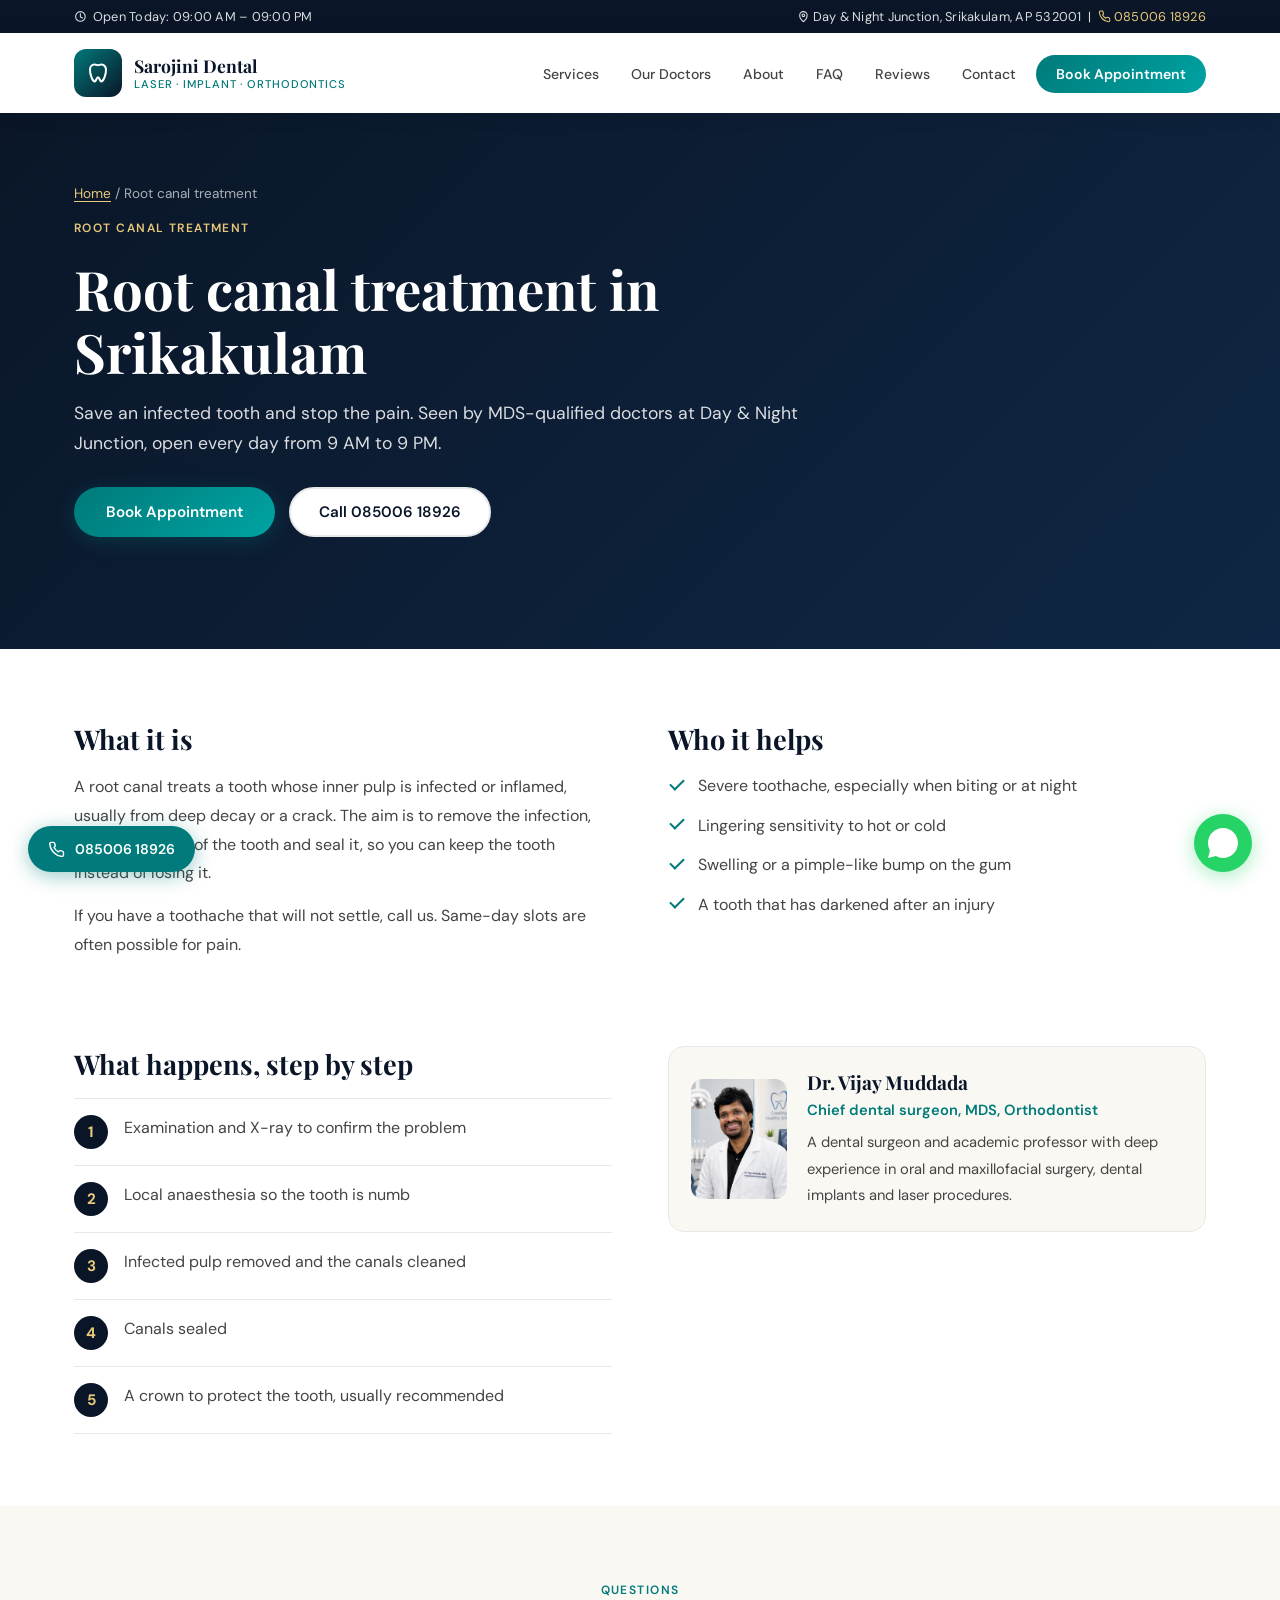
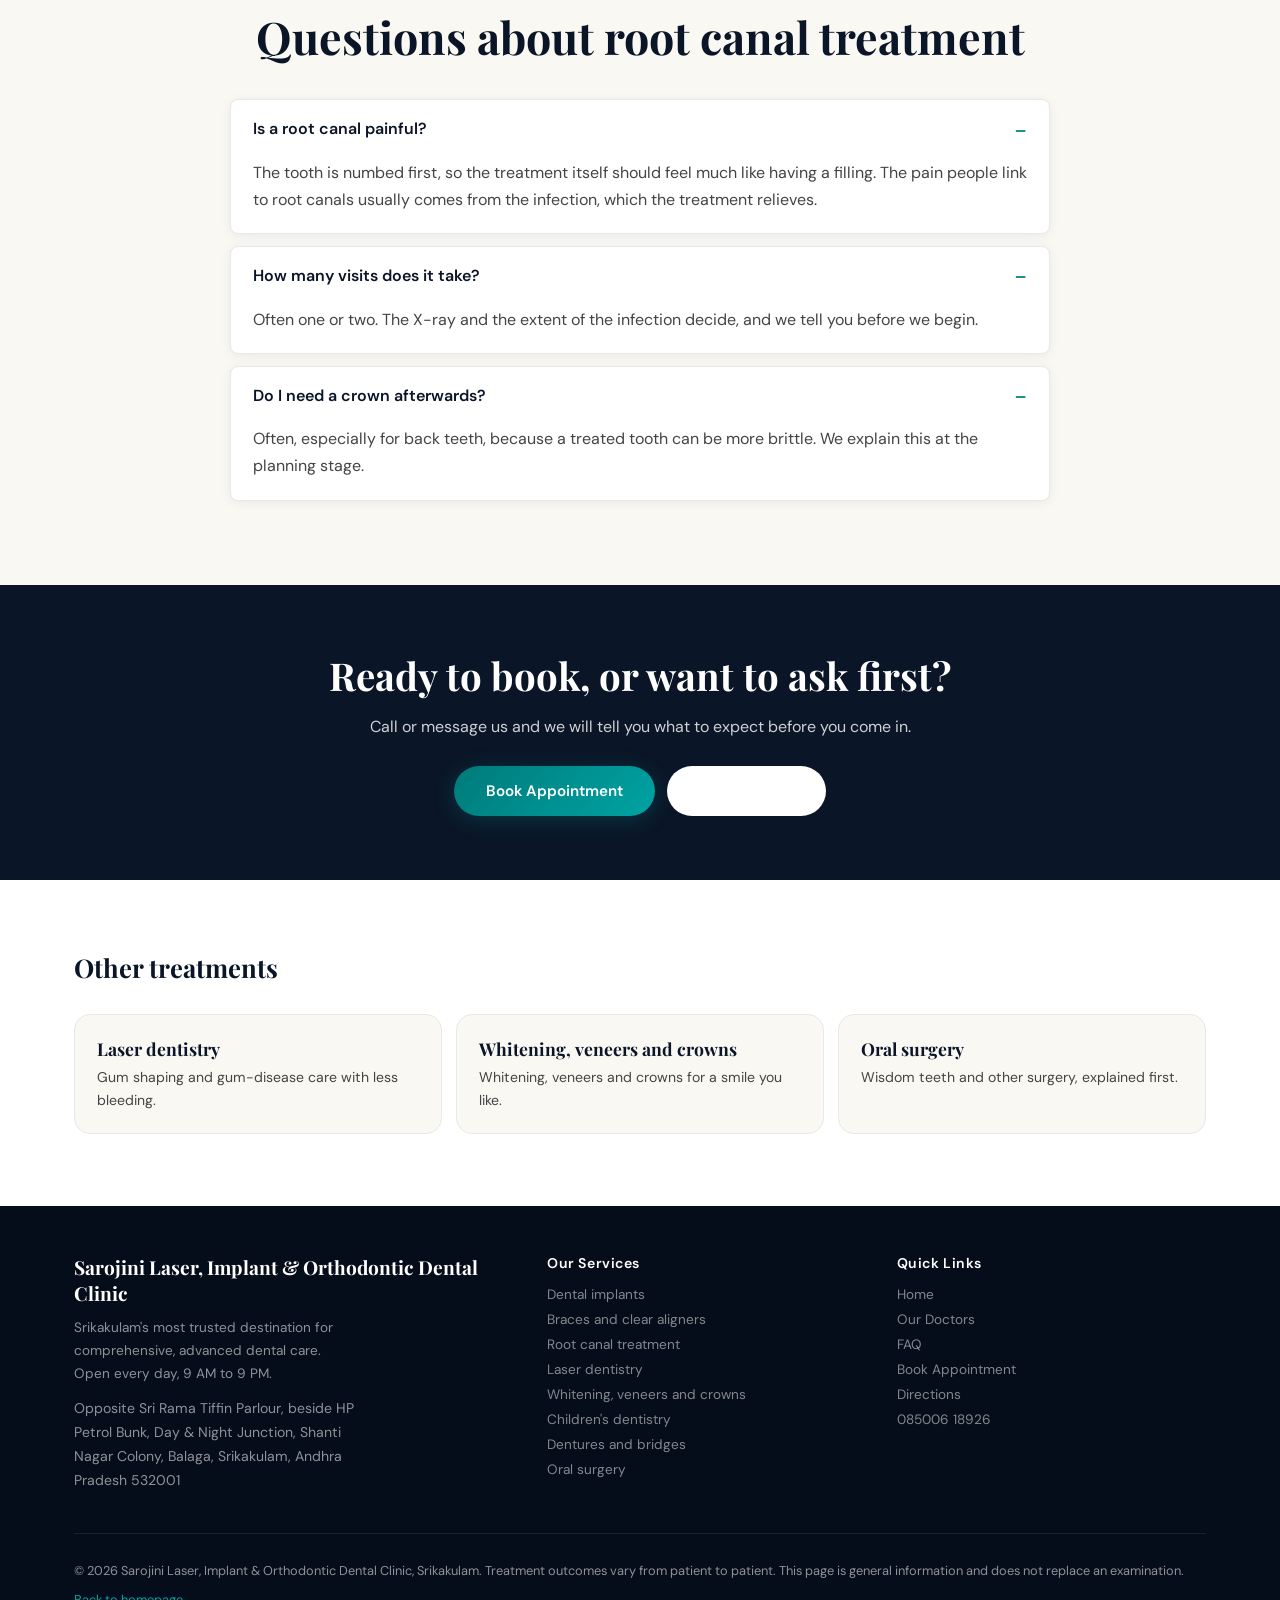
<file: root-canal-treatment-srikakulam/index.html>
<!DOCTYPE html>
<html lang="en-IN">
<head>
<meta charset="UTF-8">
<meta name="viewport" content="width=device-width, initial-scale=1.0">
<title>Root Canal Treatment in Srikakulam | Sarojini Dental</title>
<meta name="description" content="Modern, comfortable root canal treatment in Srikakulam to save an infected tooth and relieve pain. Open 9 AM to 9 PM daily. Call 085006 18926.">
<link rel="canonical" href="https://sarojini-dental-clinic-1.vercel.app/root-canal-treatment-srikakulam/">
<meta name="robots" content="index,follow,max-image-preview:large,max-snippet:-1">
<meta name="theme-color" content="#0a1628">
<meta name="geo.region" content="IN-AP"><meta name="geo.placename" content="Srikakulam"><meta name="geo.position" content="18.3070838;83.8942243"><meta name="ICBM" content="18.3070838, 83.8942243">
<meta property="og:type" content="website"><meta property="og:site_name" content="Sarojini Dental Clinic"><meta property="og:locale" content="en_IN">
<meta property="og:title" content="Root Canal Treatment in Srikakulam | Sarojini Dental"><meta property="og:description" content="Modern, comfortable root canal treatment in Srikakulam to save an infected tooth and relieve pain. Open 9 AM to 9 PM daily. Call 085006 18926."><meta property="og:url" content="https://sarojini-dental-clinic-1.vercel.app/root-canal-treatment-srikakulam/">
<meta property="og:image" content="https://sarojini-dental-clinic-1.vercel.app/assets/og.jpg"><meta property="og:image:width" content="1200"><meta property="og:image:height" content="630"><meta property="og:image:alt" content="Sarojini Dental Clinic, Srikakulam">
<meta name="twitter:card" content="summary_large_image"><meta name="twitter:title" content="Root Canal Treatment in Srikakulam | Sarojini Dental"><meta name="twitter:description" content="Modern, comfortable root canal treatment in Srikakulam to save an infected tooth and relieve pain. Open 9 AM to 9 PM daily. Call 085006 18926."><meta name="twitter:image" content="https://sarojini-dental-clinic-1.vercel.app/assets/og.jpg">
<link rel="icon" type="image/png" sizes="32x32" href="/images/favicon-32.png">
<link rel="apple-touch-icon" href="/images/apple-touch-icon.png">
<link rel="manifest" href="/manifest.webmanifest">
<script type="application/ld+json">{"@context":"https://schema.org","@type":"MedicalWebPage","@id":"https://sarojini-dental-clinic-1.vercel.app/root-canal-treatment-srikakulam/#webpage","name":"Root Canal Treatment in Srikakulam | Sarojini Dental","url":"https://sarojini-dental-clinic-1.vercel.app/root-canal-treatment-srikakulam/","description":"Modern, comfortable root canal treatment in Srikakulam to save an infected tooth and relieve pain. Open 9 AM to 9 PM daily. Call 085006 18926.","inLanguage":"en-IN","about":{"@type":"MedicalProcedure","name":"Root canal treatment"},"dateModified":"2026-11-12","provider":{"@id":"https://sarojini-dental-clinic-1.vercel.app/#clinic"},"speakable":{"@type":"SpeakableSpecification","cssSelector":[".lead",".svc-faq"]}}</script>
<script type="application/ld+json">{"@context":"https://schema.org","@type":"FAQPage","mainEntity":[{"@type":"Question","name":"Is a root canal painful?","acceptedAnswer":{"@type":"Answer","text":"The tooth is numbed first, so the treatment itself should feel much like having a filling. The pain people link to root canals usually comes from the infection, which the treatment relieves."}},{"@type":"Question","name":"How many visits does it take?","acceptedAnswer":{"@type":"Answer","text":"Often one or two. The X-ray and the extent of the infection decide, and we tell you before we begin."}},{"@type":"Question","name":"Do I need a crown afterwards?","acceptedAnswer":{"@type":"Answer","text":"Often, especially for back teeth, because a treated tooth can be more brittle. We explain this at the planning stage."}}]}</script>
<script type="application/ld+json">{"@context":"https://schema.org","@type":"BreadcrumbList","itemListElement":[{"@type":"ListItem","position":1,"name":"Home","item":"https://sarojini-dental-clinic-1.vercel.app/"},{"@type":"ListItem","position":2,"name":"Root canal treatment","item":"https://sarojini-dental-clinic-1.vercel.app/root-canal-treatment-srikakulam/"}]}</script>
<script type="application/ld+json">{"@context":"https://schema.org","@type":["Dentist","MedicalBusiness","LocalBusiness"],"@id":"https://sarojini-dental-clinic-1.vercel.app/#clinic","name":"Sarojini Laser, Implant & Orthodontic Dental Clinic","alternateName":["Sarojini Dental Clinic Srikakulam","Sarojini Dental"],"url":"https://sarojini-dental-clinic-1.vercel.app/","image":["https://sarojini-dental-clinic-1.vercel.app/assets/og.jpg","https://sarojini-dental-clinic-1.vercel.app/d1.webp"],"logo":"https://sarojini-dental-clinic-1.vercel.app/images/icon-512.png","telephone":"+918500618926","priceRange":"₹₹","description":"Sarojini Laser, Implant and Orthodontic Dental Clinic in Balaga, Srikakulam offers dental implants, braces, clear aligners, laser dentistry, root canal treatment, veneers, dentures, oral surgery and children's dentistry. Open every day 9 AM to 9 PM.","address":{"@type":"PostalAddress","streetAddress":"Opposite Sri Rama Tiffin Parlour, beside HP Petrol Bunk, Day & Night Junction, Shanti Nagar Colony, Balaga","addressLocality":"Srikakulam","addressRegion":"Andhra Pradesh","postalCode":"532001","addressCountry":"IN"},"geo":{"@type":"GeoCoordinates","latitude":18.3070838,"longitude":83.8942243},"hasMap":"https://www.google.com/maps/search/?api=1&query=Sarojini%20Laser%2C%20Implant%20and%20Orthodontic%20Dental%20Clinic%20Srikakulam","openingHoursSpecification":[{"@type":"OpeningHoursSpecification","dayOfWeek":["Monday","Tuesday","Wednesday","Thursday","Friday","Saturday","Sunday"],"opens":"09:00","closes":"21:00"}],"aggregateRating":{"@type":"AggregateRating","ratingValue":"4.9","reviewCount":"112","bestRating":"5"},"areaServed":[{"@type":"City","name":"Srikakulam town"},{"@type":"City","name":"Balaga"},{"@type":"City","name":"Amadalavalasa"},{"@type":"City","name":"Palasa"},{"@type":"City","name":"Narasannapeta"},{"@type":"City","name":"Tekkali"},{"@type":"City","name":"Ponduru"},{"@type":"City","name":"Etcherla"},{"@type":"City","name":"Rajam"},{"@type":"City","name":"Vizianagaram"}],"medicalSpecialty":["Dentistry","Orthodontics","Prosthodontics","OralSurgery"],"hasOfferCatalog":{"@type":"OfferCatalog","name":"Dental treatments","itemListElement":[{"@type":"Offer","itemOffered":{"@type":"MedicalProcedure","name":"Dental implants","url":"https://sarojini-dental-clinic-1.vercel.app/dental-implants-srikakulam/"}},{"@type":"Offer","itemOffered":{"@type":"MedicalProcedure","name":"Braces and clear aligners","url":"https://sarojini-dental-clinic-1.vercel.app/braces-and-clear-aligners-srikakulam/"}},{"@type":"Offer","itemOffered":{"@type":"MedicalProcedure","name":"Root canal treatment","url":"https://sarojini-dental-clinic-1.vercel.app/root-canal-treatment-srikakulam/"}},{"@type":"Offer","itemOffered":{"@type":"MedicalProcedure","name":"Laser dentistry","url":"https://sarojini-dental-clinic-1.vercel.app/laser-dentistry-srikakulam/"}},{"@type":"Offer","itemOffered":{"@type":"MedicalProcedure","name":"Whitening, veneers and crowns","url":"https://sarojini-dental-clinic-1.vercel.app/teeth-whitening-and-veneers-srikakulam/"}},{"@type":"Offer","itemOffered":{"@type":"MedicalProcedure","name":"Children's dentistry","url":"https://sarojini-dental-clinic-1.vercel.app/childrens-dentist-srikakulam/"}},{"@type":"Offer","itemOffered":{"@type":"MedicalProcedure","name":"Dentures and bridges","url":"https://sarojini-dental-clinic-1.vercel.app/dentures-and-bridges-srikakulam/"}},{"@type":"Offer","itemOffered":{"@type":"MedicalProcedure","name":"Oral surgery","url":"https://sarojini-dental-clinic-1.vercel.app/wisdom-tooth-and-oral-surgery-srikakulam/"}}]},"employee":[{"@type":"Physician","name":"Dr. Vijay Muddada","jobTitle":"Chief dental surgeon","medicalSpecialty":"Dentistry","image":"https://sarojini-dental-clinic-1.vercel.app/images/Vijay.png","worksFor":{"@id":"https://sarojini-dental-clinic-1.vercel.app/#clinic"}},{"@type":"Physician","name":"Dr. Lahari Perepu","jobTitle":"Prosthodontist and implantologist","medicalSpecialty":"Dentistry","image":"https://sarojini-dental-clinic-1.vercel.app/images/Lahari.jpeg","worksFor":{"@id":"https://sarojini-dental-clinic-1.vercel.app/#clinic"}}],"contactPoint":{"@type":"ContactPoint","telephone":"+918500618926","contactType":"appointments","availableLanguage":["English","Telugu","Hindi"]},"sameAs":["https://www.google.com/maps/search/?api=1&query=Sarojini%20Laser%2C%20Implant%20and%20Orthodontic%20Dental%20Clinic%20Srikakulam"]}</script>
<script async src="https://www.googletagmanager.com/gtag/js?id=G-L3VGC6RT5B"></script>
<script>
window.dataLayer=window.dataLayer||[];function gtag(){dataLayer.push(arguments)}
gtag('js',new Date());gtag('config','G-L3VGC6RT5B',{anonymize_ip:true});
document.addEventListener('click',function(e){var a=e.target.closest('a');if(!a)return;var h=a.getAttribute('href')||'';
if(h.indexOf('tel:')===0)gtag('event','click_call',{link_url:h});
else if(h.indexOf('wa.me')>-1)gtag('event','click_whatsapp',{link_url:h.split('?')[0]});
else if(h.indexOf('google.com/maps')>-1||h.indexOf('maps.google')>-1)gtag('event','click_directions');});
</script>
<link rel="preconnect" href="https://fonts.googleapis.com">
<link rel="preconnect" href="https://fonts.gstatic.com" crossorigin>
<link href="https://fonts.googleapis.com/css2?family=Playfair+Display:wght@400;500;600;700&family=DM+Sans:wght@300;400;500;600&display=swap" rel="stylesheet">
<link rel="stylesheet" href="/assets/site.css">
</head>
<body>
<!-- ICONS (SVG sprite) -->
<svg xmlns="http://www.w3.org/2000/svg" style="position:absolute;width:0;height:0;overflow:hidden" aria-hidden="true" focusable="false">
  <symbol id="icon-clock" viewBox="0 0 24 24">
    <circle cx="12" cy="12" r="9" fill="none" stroke="currentColor" stroke-width="2"/>
    <path d="M12 7v6l4 2" fill="none" stroke="currentColor" stroke-width="2" stroke-linecap="round" stroke-linejoin="round"/>
  </symbol>
  <symbol id="icon-location" viewBox="0 0 24 24">
    <path d="M12 22s7-5.2 7-12a7 7 0 0 0-14 0c0 6.8 7 12 7 12z" fill="none" stroke="currentColor" stroke-width="2" stroke-linejoin="round"/>
    <circle cx="12" cy="10" r="2.5" fill="none" stroke="currentColor" stroke-width="2"/>
  </symbol>
  <symbol id="icon-phone" viewBox="0 0 24 24">
    <path d="M22 16.9v3a2 2 0 0 1-2.2 2c-9.1-.8-16.4-8.1-17.2-17.2A2 2 0 0 1 4.6 2h3a2 2 0 0 1 2 1.7c.1.8.3 1.6.6 2.3a2 2 0 0 1-.5 2.1L8.6 9.2a14.8 14.8 0 0 0 6.2 6.2l1.1-1.1a2 2 0 0 1 2.1-.5c.7.3 1.5.5 2.3.6a2 2 0 0 1 1.7 2z" fill="none" stroke="currentColor" stroke-width="2" stroke-linecap="round" stroke-linejoin="round"/>
  </symbol>
  <symbol id="icon-calendar" viewBox="0 0 24 24">
    <rect x="3" y="5" width="18" height="16" rx="2" fill="none" stroke="currentColor" stroke-width="2"/>
    <path d="M16 3v4M8 3v4M3 11h18" fill="none" stroke="currentColor" stroke-width="2" stroke-linecap="round"/>
  </symbol>
  <symbol id="icon-star" viewBox="0 0 24 24">
    <path d="M12 2.5l2.9 6 6.6.9-4.8 4.6 1.2 6.5L12 17.8 6.1 20.5l1.2-6.5L2.5 9.4l6.6-.9L12 2.5z" fill="currentColor"/>
  </symbol>
  <symbol id="icon-check-circle" viewBox="0 0 24 24">
    <circle cx="12" cy="12" r="9" fill="none" stroke="currentColor" stroke-width="2"/>
    <path d="M8.5 12.5l2.3 2.3 5.2-5.2" fill="none" stroke="currentColor" stroke-width="2" stroke-linecap="round" stroke-linejoin="round"/>
  </symbol>
  <symbol id="icon-shield" viewBox="0 0 24 24">
    <path d="M12 2l8 4v6c0 5-3.4 9.4-8 10-4.6-.6-8-5-8-10V6l8-4z" fill="none" stroke="currentColor" stroke-width="2" stroke-linejoin="round"/>
    <path d="M9 12l2 2 4-5" fill="none" stroke="currentColor" stroke-width="2" stroke-linecap="round" stroke-linejoin="round"/>
  </symbol>
  <symbol id="icon-clipboard" viewBox="0 0 24 24">
    <rect x="7" y="4" width="10" height="4" rx="1.5" fill="none" stroke="currentColor" stroke-width="2"/>
    <path d="M8 6H6a2 2 0 0 0-2 2v12a2 2 0 0 0 2 2h12a2 2 0 0 0 2-2V8a2 2 0 0 0-2-2h-2" fill="none" stroke="currentColor" stroke-width="2" stroke-linecap="round"/>
    <path d="M8 12h8M8 16h6" fill="none" stroke="currentColor" stroke-width="2" stroke-linecap="round"/>
  </symbol>
  <symbol id="icon-laser" viewBox="0 0 24 24">
    <path d="M3 21l10-10" fill="none" stroke="currentColor" stroke-width="2" stroke-linecap="round"/>
    <path d="M12 6l6-3 3 6-6 3-3-6z" fill="none" stroke="currentColor" stroke-width="2" stroke-linejoin="round"/>
    <path d="M14 10l2 4" fill="none" stroke="currentColor" stroke-width="2" stroke-linecap="round"/>
    <path d="M5 19l2 2" fill="none" stroke="currentColor" stroke-width="2" stroke-linecap="round"/>
  </symbol>
  <symbol id="icon-tooth" viewBox="0 0 24 24">
    <path d="M8.5 3.5c-2.5 0-4.5 2.3-4.5 5.2 0 4.3 2.2 11.8 4.8 11.8 1.3 0 1.7-4.2 3.2-4.2s1.9 4.2 3.2 4.2c2.6 0 4.8-7.5 4.8-11.8 0-2.9-2-5.2-4.5-5.2-1.6 0-2.4.7-3.5.7s-1.9-.7-3.5-.7z" fill="none" stroke="currentColor" stroke-width="2" stroke-linejoin="round"/>
  </symbol>
  <symbol id="icon-alert" viewBox="0 0 24 24">
    <path d="M12 3l10 18H2L12 3z" fill="none" stroke="currentColor" stroke-width="2" stroke-linejoin="round"/>
    <path d="M12 9v5" fill="none" stroke="currentColor" stroke-width="2" stroke-linecap="round"/>
    <circle cx="12" cy="17" r="1" fill="currentColor"/>
  </symbol>
  <symbol id="icon-whatsapp" viewBox="0 0 24 24">
    <path d="M17.472 14.382c-.297-.149-1.758-.867-2.03-.967-.273-.099-.471-.148-.67.15-.197.297-.767.966-.94 1.164-.173.199-.347.223-.644.075-.297-.15-1.255-.463-2.39-1.475-.883-.788-1.48-1.761-1.653-2.059-.173-.297-.018-.458.13-.606.134-.133.298-.347.446-.52.149-.174.198-.298.298-.497.099-.198.05-.371-.025-.52-.075-.149-.669-1.612-.916-2.207-.242-.579-.487-.5-.669-.51-.173-.008-.371-.01-.57-.01-.198 0-.52.074-.792.372-.272.297-1.04 1.016-1.04 2.479 0 1.462 1.065 2.875 1.213 3.074.149.198 2.096 3.2 5.077 4.487.709.306 1.262.489 1.694.625.712.227 1.36.195 1.871.118.571-.085 1.758-.719 2.006-1.413.248-.694.248-1.289.173-1.413-.074-.124-.272-.198-.57-.347z" fill="currentColor"/>
    <path d="M12 2a10 10 0 0 0-8.66 15.02L2 22l5.12-1.34A10 10 0 1 0 12 2z" fill="currentColor" opacity="0.18"/>
  </symbol>
</svg>


<!-- TOP BAR -->
<div class="top-bar">
  <div class="container">
    <div class="hours" id="topBarHours">
      <svg class="icon" aria-hidden="true"><use href="#icon-clock"></use></svg>
      Open Today: 09:00 AM – 09:00 PM
    </div>
    <div id="topBarContact">
      <svg class="icon" aria-hidden="true"><use href="#icon-location"></use></svg>
      Day &amp; Night Junction, Srikakulam, AP 532001 &nbsp;|&nbsp;
      <a href="tel:08500618926"><svg class="icon" aria-hidden="true"><use href="#icon-phone"></use></svg> 085006 18926</a>
    </div>
  </div>
</div>

<!-- HEADER -->
<header id="header">
  <div class="container">
    <nav>
      <a href="/" class="logo">
        <div class="logo-icon"><svg class="icon" aria-hidden="true"><use href="#icon-tooth"></use></svg></div>
        <div class="logo-text">
          <div class="clinic-name">Sarojini Dental</div>
          <div class="clinic-tagline">Laser · Implant · Orthodontics</div>
        </div>
      </a>
      <button class="hamburger" id="hamburger" aria-label="Menu">
        <span></span><span></span><span></span>
      </button>
      <ul class="nav-links" id="navLinks">
        <li><a href="/#services">Services</a></li>
        <li><a href="/#doctors">Our Doctors</a></li>
        <li><a href="/#about">About</a></li>
        <li><a href="/#faq">FAQ</a></li>
        <li><a href="/#testimonials">Reviews</a></li>
        <li><a href="/#contact">Contact</a></li>
        <li><a href="/#booking" class="nav-cta">Book Appointment</a></li>
      </ul>
    </nav>
  </div>
</header>


<main>
<section class="page-hero"><div class="container">
  <p class="crumbs"><a href="/">Home</a> / Root canal treatment</p>
  <span class="section-label">Root canal treatment</span>
  <h1>Root canal treatment in Srikakulam</h1>
  <p class="lead">Save an infected tooth and stop the pain. Seen by MDS-qualified doctors at Day &amp; Night Junction, open every day from 9 AM to 9 PM.</p>
  <div class="hero-actions"><a href="/#booking" class="btn-primary">Book Appointment</a><a href="tel:+918500618926" class="btn-secondary">Call 085006 18926</a></div>
</div></section>
<section class="svc-body"><div class="container">
  <div class="svc-two">
    <div><h2>What it is</h2><p>A root canal treats a tooth whose inner pulp is infected or inflamed, usually from deep decay or a crack. The aim is to remove the infection, clean the inside of the tooth and seal it, so you can keep the tooth instead of losing it.</p><p>If you have a toothache that will not settle, call us. Same-day slots are often possible for pain.</p></div>
    <div><h2>Who it helps</h2><ul class="tick"><li>Severe toothache, especially when biting or at night</li><li>Lingering sensitivity to hot or cold</li><li>Swelling or a pimple-like bump on the gum</li><li>A tooth that has darkened after an injury</li></ul></div>
  </div>
</div></section>
<section class="svc-body" style="padding-top:0"><div class="container">
  <div class="svc-two">
    <div><h2>What happens, step by step</h2><ol class="step-list"><li>Examination and X-ray to confirm the problem</li><li>Local anaesthesia so the tooth is numb</li><li>Infected pulp removed and the canals cleaned</li><li>Canals sealed</li><li>A crown to protect the tooth, usually recommended</li></ol></div>
    <div class="svc-doc"><img src="/images/Vijay.png" alt="Dr. Vijay Muddada, chief dental surgeon at Sarojini Dental Clinic, Srikakulam" width="96" height="120" loading="lazy"><div><h3>Dr. Vijay Muddada</h3><p style="color:var(--teal);font-weight:600;margin-bottom:6px">Chief dental surgeon, MDS, Orthodontist</p><p>A dental surgeon and academic professor with deep experience in oral and maxillofacial surgery, dental implants and laser procedures.</p></div></div>
  </div>
</div></section>
<section class="svc-faq"><div class="container">
  <div style="text-align:center"><span class="section-label">Questions</span><h2 class="section-title">Questions about root canal treatment</h2></div>
  <div class="faq-list"><details open><summary>Is a root canal painful?</summary><p>The tooth is numbed first, so the treatment itself should feel much like having a filling. The pain people link to root canals usually comes from the infection, which the treatment relieves.</p></details><details open><summary>How many visits does it take?</summary><p>Often one or two. The X-ray and the extent of the infection decide, and we tell you before we begin.</p></details><details open><summary>Do I need a crown afterwards?</summary><p>Often, especially for back teeth, because a treated tooth can be more brittle. We explain this at the planning stage.</p></details></div>
</div></section>
<section class="svc-cta"><div class="container">
  <h2>Ready to book, or want to ask first?</h2>
  <p>Call or message us and we will tell you what to expect before you come in.</p>
  <div class="btn-row"><a href="/#booking" class="btn-primary">Book Appointment</a><a href="https://wa.me/918500618926?text=Hello%2C%20I%20would%20like%20to%20know%20about%20root%20canal%20treatment." rel="noopener" class="btn-secondary" style="color:#fff;border-color:rgba(255,255,255,.5)">WhatsApp us</a></div>
</div></section>
<section class="guides"><div class="container"><h2 class="section-title" style="font-size:1.6rem">Other treatments</h2>
  <div class="guide-grid"><a class="guide-card" href="/laser-dentistry-srikakulam/"><strong>Laser dentistry</strong><span>Gum shaping and gum-disease care with less bleeding.</span></a><a class="guide-card" href="/teeth-whitening-and-veneers-srikakulam/"><strong>Whitening, veneers and crowns</strong><span>Whitening, veneers and crowns for a smile you like.</span></a><a class="guide-card" href="/wisdom-tooth-and-oral-surgery-srikakulam/"><strong>Oral surgery</strong><span>Wisdom teeth and other surgery, explained first.</span></a></div>
</div></section>
</main>
<footer>
  <div class="container">
    <div class="footer-top">
      <div class="footer-brand">
        <div class="clinic-name">Sarojini Laser, Implant &amp; Orthodontic Dental Clinic</div>
        <p>Srikakulam's most trusted destination for comprehensive, advanced dental care. Open every day, 9 AM to 9 PM.</p>
        <p style="margin-top:12px;font-size:.88rem">Opposite Sri Rama Tiffin Parlour, beside HP Petrol Bunk, Day &amp; Night Junction, Shanti Nagar Colony, Balaga, Srikakulam, Andhra Pradesh 532001</p>
      </div>
      <div class="footer-col"><h4>Our Services</h4><a href="/dental-implants-srikakulam/">Dental implants</a><a href="/braces-and-clear-aligners-srikakulam/">Braces and clear aligners</a><a href="/root-canal-treatment-srikakulam/">Root canal treatment</a><a href="/laser-dentistry-srikakulam/">Laser dentistry</a><a href="/teeth-whitening-and-veneers-srikakulam/">Whitening, veneers and crowns</a><a href="/childrens-dentist-srikakulam/">Children's dentistry</a><a href="/dentures-and-bridges-srikakulam/">Dentures and bridges</a><a href="/wisdom-tooth-and-oral-surgery-srikakulam/">Oral surgery</a></div>
      <div class="footer-col"><h4>Quick Links</h4><a href="/">Home</a><a href="/#doctors">Our Doctors</a><a href="/#faq">FAQ</a><a href="/#booking">Book Appointment</a><a href="https://www.google.com/maps/search/?api=1&query=Sarojini%20Laser%2C%20Implant%20and%20Orthodontic%20Dental%20Clinic%20Srikakulam" rel="noopener">Directions</a><a href="tel:+918500618926">085006 18926</a></div>
    </div>
    <div class="footer-bottom"><span>© 2026 Sarojini Laser, Implant &amp; Orthodontic Dental Clinic, Srikakulam. Treatment outcomes vary from patient to patient. This page is general information and does not replace an examination.</span><span><a href="/">Back to homepage</a></span></div>
  </div>
</footer>
<!-- FLOATING BUTTONS -->
<a href="https://wa.me/918500618926?text=Hello%20Doctor%2C%20I%20would%20like%20to%20book%20an%20appointment%20at%20Sarojini%20Dental%20Clinic%20Srikakulam." target="_blank" rel="noopener" class="whatsapp-float" aria-label="WhatsApp">
  <svg viewBox="0 0 24 24" xmlns="http://www.w3.org/2000/svg"><path d="M17.472 14.382c-.297-.149-1.758-.867-2.03-.967-.273-.099-.471-.148-.67.15-.197.297-.767.966-.94 1.164-.173.199-.347.223-.644.075-.297-.15-1.255-.463-2.39-1.475-.883-.788-1.48-1.761-1.653-2.059-.173-.297-.018-.458.13-.606.134-.133.298-.347.446-.52.149-.174.198-.298.298-.497.099-.198.05-.371-.025-.52-.075-.149-.669-1.612-.916-2.207-.242-.579-.487-.5-.669-.51-.173-.008-.371-.01-.57-.01-.198 0-.52.074-.792.372-.272.297-1.04 1.016-1.04 2.479 0 1.462 1.065 2.875 1.213 3.074.149.198 2.096 3.2 5.077 4.487.709.306 1.262.489 1.694.625.712.227 1.36.195 1.871.118.571-.085 1.758-.719 2.006-1.413.248-.694.248-1.289.173-1.413-.074-.124-.272-.198-.57-.347zM12 0C5.373 0 0 5.373 0 12c0 2.127.558 4.122 1.532 5.859L.054 23.946l6.266-1.643A11.945 11.945 0 0012 24c6.627 0 12-5.373 12-12S18.627 0 12 0z"/></svg>
</a>

<a href="tel:08500618926" class="call-float">
  <svg class="icon" aria-hidden="true"><use href="#icon-phone"></use></svg> 085006 18926
</a>


<script>
(function(){var h=document.getElementById('header'),b=document.getElementById('hamburger'),n=document.getElementById('navLinks');
window.addEventListener('scroll',function(){h.classList.toggle('scrolled',window.scrollY>40)},{passive:true});
b.addEventListener('click',function(){b.classList.toggle('active');n.classList.toggle('open')});})();
</script>
</body></html>
</file>
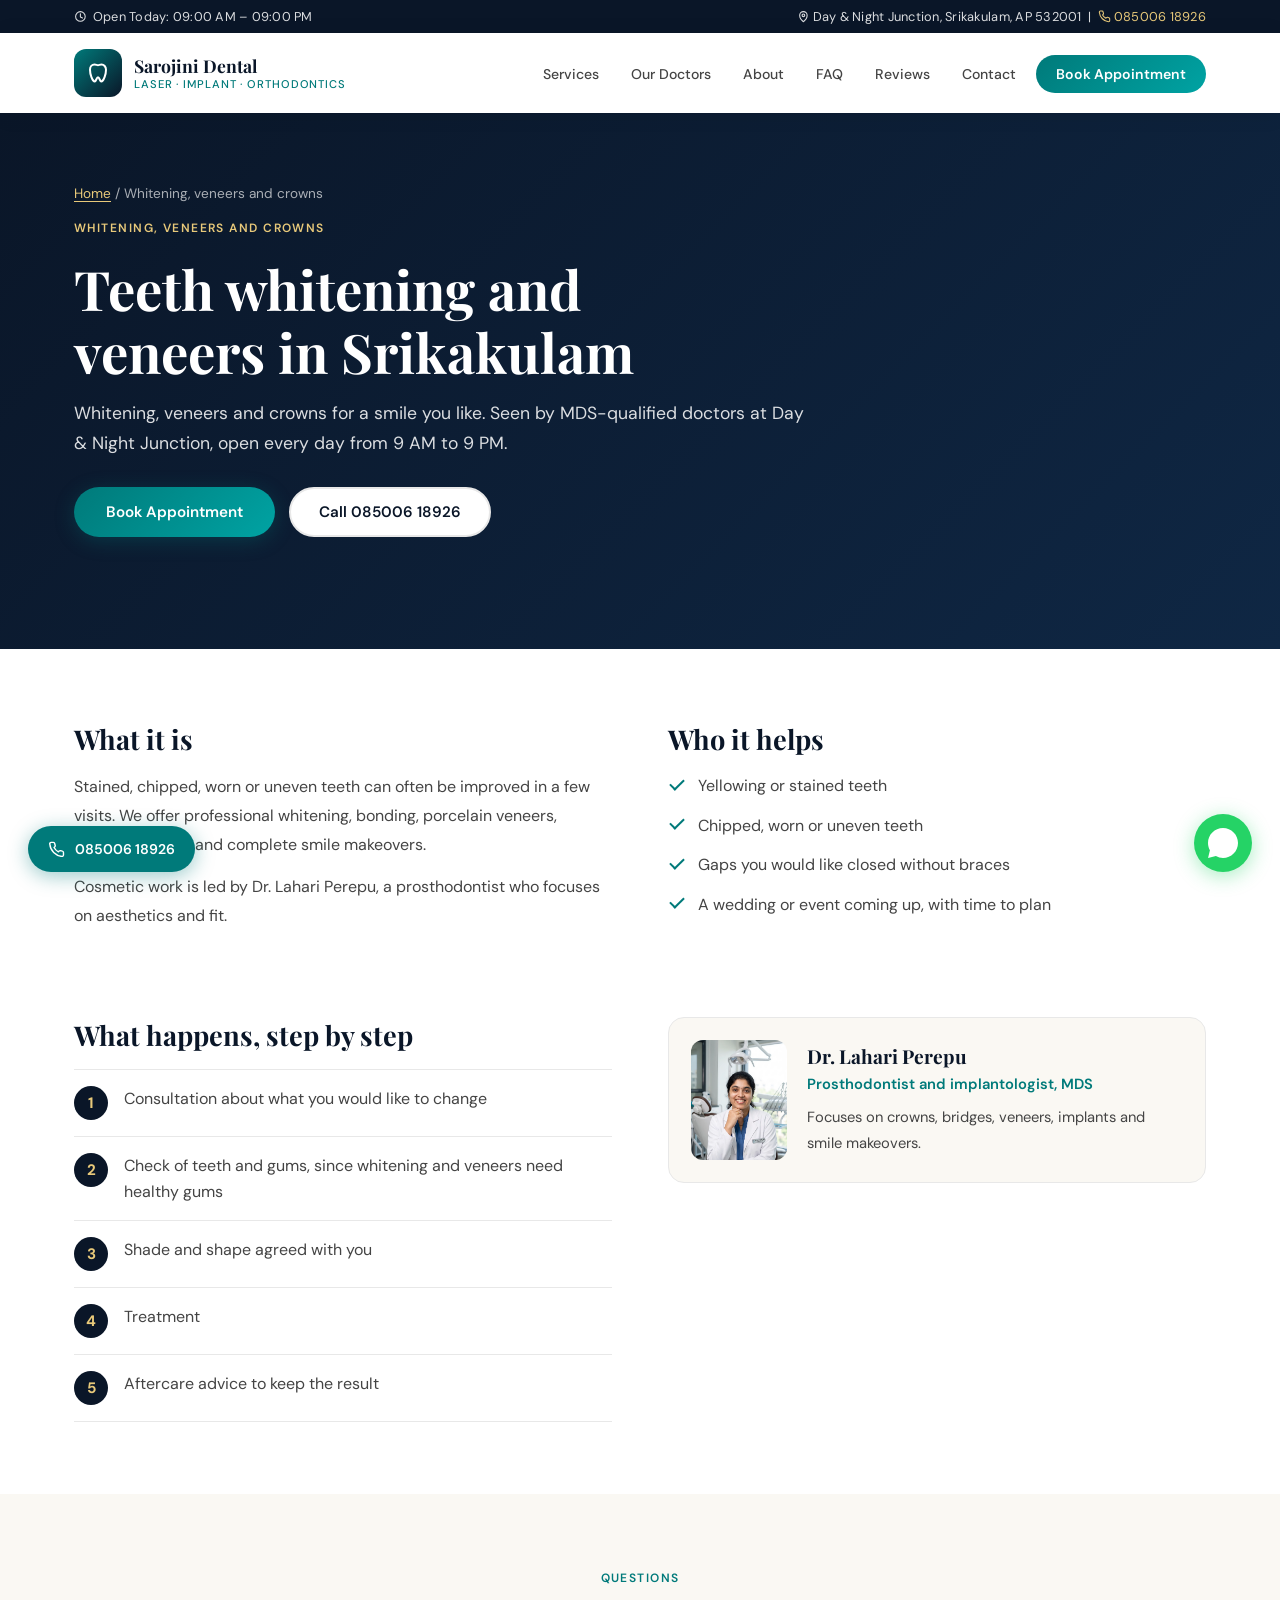
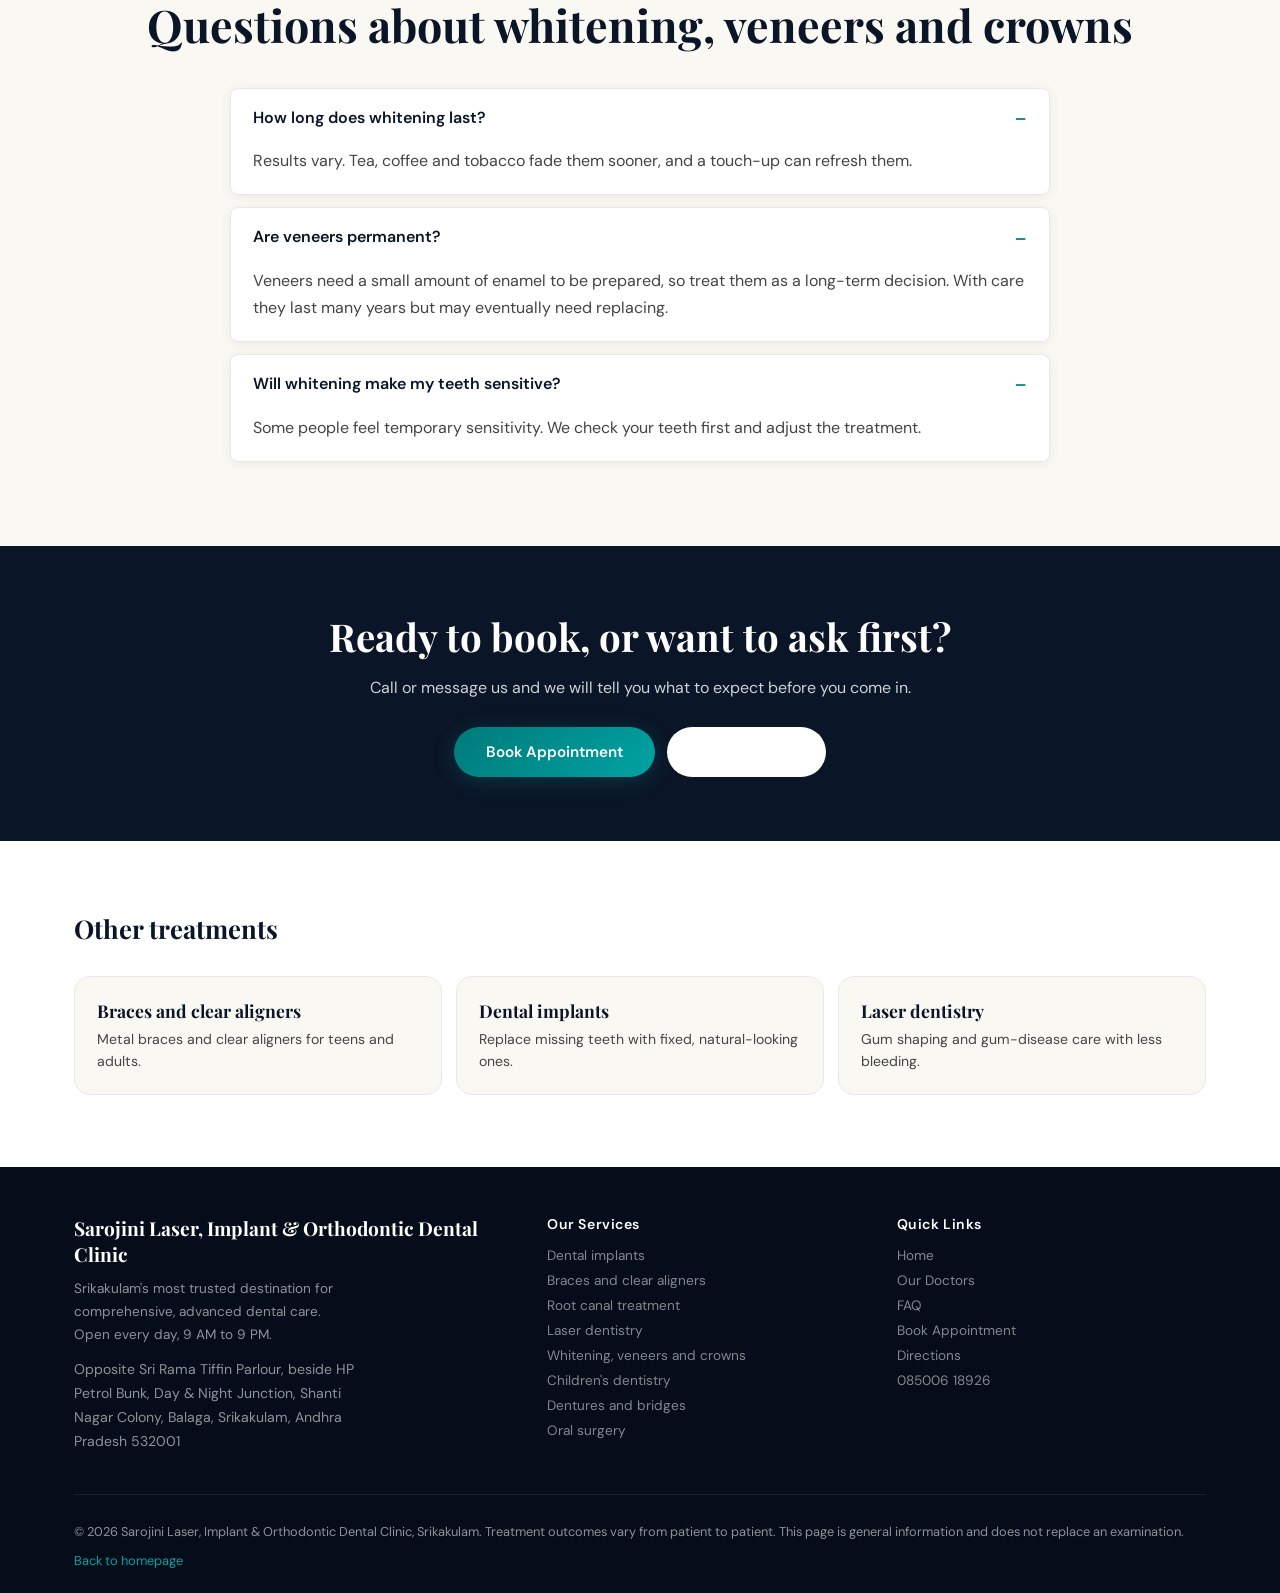
<file: teeth-whitening-and-veneers-srikakulam/index.html>
<!DOCTYPE html>
<html lang="en-IN">
<head>
<meta charset="UTF-8">
<meta name="viewport" content="width=device-width, initial-scale=1.0">
<title>Teeth Whitening &amp; Veneers in Srikakulam | Sarojini Dental</title>
<meta name="description" content="Professional teeth whitening, porcelain veneers, crowns and smile makeovers in Srikakulam by MDS prosthodontist Dr. Lahari Perepu. Book: 085006 18926.">
<link rel="canonical" href="https://sarojini-dental-clinic-1.vercel.app/teeth-whitening-and-veneers-srikakulam/">
<meta name="robots" content="index,follow,max-image-preview:large,max-snippet:-1">
<meta name="theme-color" content="#0a1628">
<meta name="geo.region" content="IN-AP"><meta name="geo.placename" content="Srikakulam"><meta name="geo.position" content="18.3070838;83.8942243"><meta name="ICBM" content="18.3070838, 83.8942243">
<meta property="og:type" content="website"><meta property="og:site_name" content="Sarojini Dental Clinic"><meta property="og:locale" content="en_IN">
<meta property="og:title" content="Teeth Whitening &amp; Veneers in Srikakulam | Sarojini Dental"><meta property="og:description" content="Professional teeth whitening, porcelain veneers, crowns and smile makeovers in Srikakulam by MDS prosthodontist Dr. Lahari Perepu. Book: 085006 18926."><meta property="og:url" content="https://sarojini-dental-clinic-1.vercel.app/teeth-whitening-and-veneers-srikakulam/">
<meta property="og:image" content="https://sarojini-dental-clinic-1.vercel.app/assets/og.jpg"><meta property="og:image:width" content="1200"><meta property="og:image:height" content="630"><meta property="og:image:alt" content="Sarojini Dental Clinic, Srikakulam">
<meta name="twitter:card" content="summary_large_image"><meta name="twitter:title" content="Teeth Whitening &amp; Veneers in Srikakulam | Sarojini Dental"><meta name="twitter:description" content="Professional teeth whitening, porcelain veneers, crowns and smile makeovers in Srikakulam by MDS prosthodontist Dr. Lahari Perepu. Book: 085006 18926."><meta name="twitter:image" content="https://sarojini-dental-clinic-1.vercel.app/assets/og.jpg">
<link rel="icon" type="image/png" sizes="32x32" href="/images/favicon-32.png">
<link rel="apple-touch-icon" href="/images/apple-touch-icon.png">
<link rel="manifest" href="/manifest.webmanifest">
<script type="application/ld+json">{"@context":"https://schema.org","@type":"MedicalWebPage","@id":"https://sarojini-dental-clinic-1.vercel.app/teeth-whitening-and-veneers-srikakulam/#webpage","name":"Teeth Whitening & Veneers in Srikakulam | Sarojini Dental","url":"https://sarojini-dental-clinic-1.vercel.app/teeth-whitening-and-veneers-srikakulam/","description":"Professional teeth whitening, porcelain veneers, crowns and smile makeovers in Srikakulam by MDS prosthodontist Dr. Lahari Perepu. Book: 085006 18926.","inLanguage":"en-IN","about":{"@type":"MedicalProcedure","name":"Whitening, veneers and crowns"},"dateModified":"2026-11-12","provider":{"@id":"https://sarojini-dental-clinic-1.vercel.app/#clinic"},"speakable":{"@type":"SpeakableSpecification","cssSelector":[".lead",".svc-faq"]}}</script>
<script type="application/ld+json">{"@context":"https://schema.org","@type":"FAQPage","mainEntity":[{"@type":"Question","name":"How long does whitening last?","acceptedAnswer":{"@type":"Answer","text":"Results vary. Tea, coffee and tobacco fade them sooner, and a touch-up can refresh them."}},{"@type":"Question","name":"Are veneers permanent?","acceptedAnswer":{"@type":"Answer","text":"Veneers need a small amount of enamel to be prepared, so treat them as a long-term decision. With care they last many years but may eventually need replacing."}},{"@type":"Question","name":"Will whitening make my teeth sensitive?","acceptedAnswer":{"@type":"Answer","text":"Some people feel temporary sensitivity. We check your teeth first and adjust the treatment."}}]}</script>
<script type="application/ld+json">{"@context":"https://schema.org","@type":"BreadcrumbList","itemListElement":[{"@type":"ListItem","position":1,"name":"Home","item":"https://sarojini-dental-clinic-1.vercel.app/"},{"@type":"ListItem","position":2,"name":"Whitening, veneers and crowns","item":"https://sarojini-dental-clinic-1.vercel.app/teeth-whitening-and-veneers-srikakulam/"}]}</script>
<script type="application/ld+json">{"@context":"https://schema.org","@type":["Dentist","MedicalBusiness","LocalBusiness"],"@id":"https://sarojini-dental-clinic-1.vercel.app/#clinic","name":"Sarojini Laser, Implant & Orthodontic Dental Clinic","alternateName":["Sarojini Dental Clinic Srikakulam","Sarojini Dental"],"url":"https://sarojini-dental-clinic-1.vercel.app/","image":["https://sarojini-dental-clinic-1.vercel.app/assets/og.jpg","https://sarojini-dental-clinic-1.vercel.app/d1.webp"],"logo":"https://sarojini-dental-clinic-1.vercel.app/images/icon-512.png","telephone":"+918500618926","priceRange":"₹₹","description":"Sarojini Laser, Implant and Orthodontic Dental Clinic in Balaga, Srikakulam offers dental implants, braces, clear aligners, laser dentistry, root canal treatment, veneers, dentures, oral surgery and children's dentistry. Open every day 9 AM to 9 PM.","address":{"@type":"PostalAddress","streetAddress":"Opposite Sri Rama Tiffin Parlour, beside HP Petrol Bunk, Day & Night Junction, Shanti Nagar Colony, Balaga","addressLocality":"Srikakulam","addressRegion":"Andhra Pradesh","postalCode":"532001","addressCountry":"IN"},"geo":{"@type":"GeoCoordinates","latitude":18.3070838,"longitude":83.8942243},"hasMap":"https://www.google.com/maps/search/?api=1&query=Sarojini%20Laser%2C%20Implant%20and%20Orthodontic%20Dental%20Clinic%20Srikakulam","openingHoursSpecification":[{"@type":"OpeningHoursSpecification","dayOfWeek":["Monday","Tuesday","Wednesday","Thursday","Friday","Saturday","Sunday"],"opens":"09:00","closes":"21:00"}],"aggregateRating":{"@type":"AggregateRating","ratingValue":"4.9","reviewCount":"112","bestRating":"5"},"areaServed":[{"@type":"City","name":"Srikakulam town"},{"@type":"City","name":"Balaga"},{"@type":"City","name":"Amadalavalasa"},{"@type":"City","name":"Palasa"},{"@type":"City","name":"Narasannapeta"},{"@type":"City","name":"Tekkali"},{"@type":"City","name":"Ponduru"},{"@type":"City","name":"Etcherla"},{"@type":"City","name":"Rajam"},{"@type":"City","name":"Vizianagaram"}],"medicalSpecialty":["Dentistry","Orthodontics","Prosthodontics","OralSurgery"],"hasOfferCatalog":{"@type":"OfferCatalog","name":"Dental treatments","itemListElement":[{"@type":"Offer","itemOffered":{"@type":"MedicalProcedure","name":"Dental implants","url":"https://sarojini-dental-clinic-1.vercel.app/dental-implants-srikakulam/"}},{"@type":"Offer","itemOffered":{"@type":"MedicalProcedure","name":"Braces and clear aligners","url":"https://sarojini-dental-clinic-1.vercel.app/braces-and-clear-aligners-srikakulam/"}},{"@type":"Offer","itemOffered":{"@type":"MedicalProcedure","name":"Root canal treatment","url":"https://sarojini-dental-clinic-1.vercel.app/root-canal-treatment-srikakulam/"}},{"@type":"Offer","itemOffered":{"@type":"MedicalProcedure","name":"Laser dentistry","url":"https://sarojini-dental-clinic-1.vercel.app/laser-dentistry-srikakulam/"}},{"@type":"Offer","itemOffered":{"@type":"MedicalProcedure","name":"Whitening, veneers and crowns","url":"https://sarojini-dental-clinic-1.vercel.app/teeth-whitening-and-veneers-srikakulam/"}},{"@type":"Offer","itemOffered":{"@type":"MedicalProcedure","name":"Children's dentistry","url":"https://sarojini-dental-clinic-1.vercel.app/childrens-dentist-srikakulam/"}},{"@type":"Offer","itemOffered":{"@type":"MedicalProcedure","name":"Dentures and bridges","url":"https://sarojini-dental-clinic-1.vercel.app/dentures-and-bridges-srikakulam/"}},{"@type":"Offer","itemOffered":{"@type":"MedicalProcedure","name":"Oral surgery","url":"https://sarojini-dental-clinic-1.vercel.app/wisdom-tooth-and-oral-surgery-srikakulam/"}}]},"employee":[{"@type":"Physician","name":"Dr. Vijay Muddada","jobTitle":"Chief dental surgeon","medicalSpecialty":"Dentistry","image":"https://sarojini-dental-clinic-1.vercel.app/images/Vijay.png","worksFor":{"@id":"https://sarojini-dental-clinic-1.vercel.app/#clinic"}},{"@type":"Physician","name":"Dr. Lahari Perepu","jobTitle":"Prosthodontist and implantologist","medicalSpecialty":"Dentistry","image":"https://sarojini-dental-clinic-1.vercel.app/images/Lahari.jpeg","worksFor":{"@id":"https://sarojini-dental-clinic-1.vercel.app/#clinic"}}],"contactPoint":{"@type":"ContactPoint","telephone":"+918500618926","contactType":"appointments","availableLanguage":["English","Telugu","Hindi"]},"sameAs":["https://www.google.com/maps/search/?api=1&query=Sarojini%20Laser%2C%20Implant%20and%20Orthodontic%20Dental%20Clinic%20Srikakulam"]}</script>
<script async src="https://www.googletagmanager.com/gtag/js?id=G-L3VGC6RT5B"></script>
<script>
window.dataLayer=window.dataLayer||[];function gtag(){dataLayer.push(arguments)}
gtag('js',new Date());gtag('config','G-L3VGC6RT5B',{anonymize_ip:true});
document.addEventListener('click',function(e){var a=e.target.closest('a');if(!a)return;var h=a.getAttribute('href')||'';
if(h.indexOf('tel:')===0)gtag('event','click_call',{link_url:h});
else if(h.indexOf('wa.me')>-1)gtag('event','click_whatsapp',{link_url:h.split('?')[0]});
else if(h.indexOf('google.com/maps')>-1||h.indexOf('maps.google')>-1)gtag('event','click_directions');});
</script>
<link rel="preconnect" href="https://fonts.googleapis.com">
<link rel="preconnect" href="https://fonts.gstatic.com" crossorigin>
<link href="https://fonts.googleapis.com/css2?family=Playfair+Display:wght@400;500;600;700&family=DM+Sans:wght@300;400;500;600&display=swap" rel="stylesheet">
<link rel="stylesheet" href="/assets/site.css">
</head>
<body>
<!-- ICONS (SVG sprite) -->
<svg xmlns="http://www.w3.org/2000/svg" style="position:absolute;width:0;height:0;overflow:hidden" aria-hidden="true" focusable="false">
  <symbol id="icon-clock" viewBox="0 0 24 24">
    <circle cx="12" cy="12" r="9" fill="none" stroke="currentColor" stroke-width="2"/>
    <path d="M12 7v6l4 2" fill="none" stroke="currentColor" stroke-width="2" stroke-linecap="round" stroke-linejoin="round"/>
  </symbol>
  <symbol id="icon-location" viewBox="0 0 24 24">
    <path d="M12 22s7-5.2 7-12a7 7 0 0 0-14 0c0 6.8 7 12 7 12z" fill="none" stroke="currentColor" stroke-width="2" stroke-linejoin="round"/>
    <circle cx="12" cy="10" r="2.5" fill="none" stroke="currentColor" stroke-width="2"/>
  </symbol>
  <symbol id="icon-phone" viewBox="0 0 24 24">
    <path d="M22 16.9v3a2 2 0 0 1-2.2 2c-9.1-.8-16.4-8.1-17.2-17.2A2 2 0 0 1 4.6 2h3a2 2 0 0 1 2 1.7c.1.8.3 1.6.6 2.3a2 2 0 0 1-.5 2.1L8.6 9.2a14.8 14.8 0 0 0 6.2 6.2l1.1-1.1a2 2 0 0 1 2.1-.5c.7.3 1.5.5 2.3.6a2 2 0 0 1 1.7 2z" fill="none" stroke="currentColor" stroke-width="2" stroke-linecap="round" stroke-linejoin="round"/>
  </symbol>
  <symbol id="icon-calendar" viewBox="0 0 24 24">
    <rect x="3" y="5" width="18" height="16" rx="2" fill="none" stroke="currentColor" stroke-width="2"/>
    <path d="M16 3v4M8 3v4M3 11h18" fill="none" stroke="currentColor" stroke-width="2" stroke-linecap="round"/>
  </symbol>
  <symbol id="icon-star" viewBox="0 0 24 24">
    <path d="M12 2.5l2.9 6 6.6.9-4.8 4.6 1.2 6.5L12 17.8 6.1 20.5l1.2-6.5L2.5 9.4l6.6-.9L12 2.5z" fill="currentColor"/>
  </symbol>
  <symbol id="icon-check-circle" viewBox="0 0 24 24">
    <circle cx="12" cy="12" r="9" fill="none" stroke="currentColor" stroke-width="2"/>
    <path d="M8.5 12.5l2.3 2.3 5.2-5.2" fill="none" stroke="currentColor" stroke-width="2" stroke-linecap="round" stroke-linejoin="round"/>
  </symbol>
  <symbol id="icon-shield" viewBox="0 0 24 24">
    <path d="M12 2l8 4v6c0 5-3.4 9.4-8 10-4.6-.6-8-5-8-10V6l8-4z" fill="none" stroke="currentColor" stroke-width="2" stroke-linejoin="round"/>
    <path d="M9 12l2 2 4-5" fill="none" stroke="currentColor" stroke-width="2" stroke-linecap="round" stroke-linejoin="round"/>
  </symbol>
  <symbol id="icon-clipboard" viewBox="0 0 24 24">
    <rect x="7" y="4" width="10" height="4" rx="1.5" fill="none" stroke="currentColor" stroke-width="2"/>
    <path d="M8 6H6a2 2 0 0 0-2 2v12a2 2 0 0 0 2 2h12a2 2 0 0 0 2-2V8a2 2 0 0 0-2-2h-2" fill="none" stroke="currentColor" stroke-width="2" stroke-linecap="round"/>
    <path d="M8 12h8M8 16h6" fill="none" stroke="currentColor" stroke-width="2" stroke-linecap="round"/>
  </symbol>
  <symbol id="icon-laser" viewBox="0 0 24 24">
    <path d="M3 21l10-10" fill="none" stroke="currentColor" stroke-width="2" stroke-linecap="round"/>
    <path d="M12 6l6-3 3 6-6 3-3-6z" fill="none" stroke="currentColor" stroke-width="2" stroke-linejoin="round"/>
    <path d="M14 10l2 4" fill="none" stroke="currentColor" stroke-width="2" stroke-linecap="round"/>
    <path d="M5 19l2 2" fill="none" stroke="currentColor" stroke-width="2" stroke-linecap="round"/>
  </symbol>
  <symbol id="icon-tooth" viewBox="0 0 24 24">
    <path d="M8.5 3.5c-2.5 0-4.5 2.3-4.5 5.2 0 4.3 2.2 11.8 4.8 11.8 1.3 0 1.7-4.2 3.2-4.2s1.9 4.2 3.2 4.2c2.6 0 4.8-7.5 4.8-11.8 0-2.9-2-5.2-4.5-5.2-1.6 0-2.4.7-3.5.7s-1.9-.7-3.5-.7z" fill="none" stroke="currentColor" stroke-width="2" stroke-linejoin="round"/>
  </symbol>
  <symbol id="icon-alert" viewBox="0 0 24 24">
    <path d="M12 3l10 18H2L12 3z" fill="none" stroke="currentColor" stroke-width="2" stroke-linejoin="round"/>
    <path d="M12 9v5" fill="none" stroke="currentColor" stroke-width="2" stroke-linecap="round"/>
    <circle cx="12" cy="17" r="1" fill="currentColor"/>
  </symbol>
  <symbol id="icon-whatsapp" viewBox="0 0 24 24">
    <path d="M17.472 14.382c-.297-.149-1.758-.867-2.03-.967-.273-.099-.471-.148-.67.15-.197.297-.767.966-.94 1.164-.173.199-.347.223-.644.075-.297-.15-1.255-.463-2.39-1.475-.883-.788-1.48-1.761-1.653-2.059-.173-.297-.018-.458.13-.606.134-.133.298-.347.446-.52.149-.174.198-.298.298-.497.099-.198.05-.371-.025-.52-.075-.149-.669-1.612-.916-2.207-.242-.579-.487-.5-.669-.51-.173-.008-.371-.01-.57-.01-.198 0-.52.074-.792.372-.272.297-1.04 1.016-1.04 2.479 0 1.462 1.065 2.875 1.213 3.074.149.198 2.096 3.2 5.077 4.487.709.306 1.262.489 1.694.625.712.227 1.36.195 1.871.118.571-.085 1.758-.719 2.006-1.413.248-.694.248-1.289.173-1.413-.074-.124-.272-.198-.57-.347z" fill="currentColor"/>
    <path d="M12 2a10 10 0 0 0-8.66 15.02L2 22l5.12-1.34A10 10 0 1 0 12 2z" fill="currentColor" opacity="0.18"/>
  </symbol>
</svg>


<!-- TOP BAR -->
<div class="top-bar">
  <div class="container">
    <div class="hours" id="topBarHours">
      <svg class="icon" aria-hidden="true"><use href="#icon-clock"></use></svg>
      Open Today: 09:00 AM – 09:00 PM
    </div>
    <div id="topBarContact">
      <svg class="icon" aria-hidden="true"><use href="#icon-location"></use></svg>
      Day &amp; Night Junction, Srikakulam, AP 532001 &nbsp;|&nbsp;
      <a href="tel:08500618926"><svg class="icon" aria-hidden="true"><use href="#icon-phone"></use></svg> 085006 18926</a>
    </div>
  </div>
</div>

<!-- HEADER -->
<header id="header">
  <div class="container">
    <nav>
      <a href="/" class="logo">
        <div class="logo-icon"><svg class="icon" aria-hidden="true"><use href="#icon-tooth"></use></svg></div>
        <div class="logo-text">
          <div class="clinic-name">Sarojini Dental</div>
          <div class="clinic-tagline">Laser · Implant · Orthodontics</div>
        </div>
      </a>
      <button class="hamburger" id="hamburger" aria-label="Menu">
        <span></span><span></span><span></span>
      </button>
      <ul class="nav-links" id="navLinks">
        <li><a href="/#services">Services</a></li>
        <li><a href="/#doctors">Our Doctors</a></li>
        <li><a href="/#about">About</a></li>
        <li><a href="/#faq">FAQ</a></li>
        <li><a href="/#testimonials">Reviews</a></li>
        <li><a href="/#contact">Contact</a></li>
        <li><a href="/#booking" class="nav-cta">Book Appointment</a></li>
      </ul>
    </nav>
  </div>
</header>


<main>
<section class="page-hero"><div class="container">
  <p class="crumbs"><a href="/">Home</a> / Whitening, veneers and crowns</p>
  <span class="section-label">Whitening, veneers and crowns</span>
  <h1>Teeth whitening and veneers in Srikakulam</h1>
  <p class="lead">Whitening, veneers and crowns for a smile you like. Seen by MDS-qualified doctors at Day &amp; Night Junction, open every day from 9 AM to 9 PM.</p>
  <div class="hero-actions"><a href="/#booking" class="btn-primary">Book Appointment</a><a href="tel:+918500618926" class="btn-secondary">Call 085006 18926</a></div>
</div></section>
<section class="svc-body"><div class="container">
  <div class="svc-two">
    <div><h2>What it is</h2><p>Stained, chipped, worn or uneven teeth can often be improved in a few visits. We offer professional whitening, bonding, porcelain veneers, ceramic crowns and complete smile makeovers.</p><p>Cosmetic work is led by Dr. Lahari Perepu, a prosthodontist who focuses on aesthetics and fit.</p></div>
    <div><h2>Who it helps</h2><ul class="tick"><li>Yellowing or stained teeth</li><li>Chipped, worn or uneven teeth</li><li>Gaps you would like closed without braces</li><li>A wedding or event coming up, with time to plan</li></ul></div>
  </div>
</div></section>
<section class="svc-body" style="padding-top:0"><div class="container">
  <div class="svc-two">
    <div><h2>What happens, step by step</h2><ol class="step-list"><li>Consultation about what you would like to change</li><li>Check of teeth and gums, since whitening and veneers need healthy gums</li><li>Shade and shape agreed with you</li><li>Treatment</li><li>Aftercare advice to keep the result</li></ol></div>
    <div class="svc-doc"><img src="/images/Lahari.jpeg" alt="Dr. Lahari Perepu, prosthodontist and implantologist at Sarojini Dental Clinic, Srikakulam" width="96" height="120" loading="lazy"><div><h3>Dr. Lahari Perepu</h3><p style="color:var(--teal);font-weight:600;margin-bottom:6px">Prosthodontist and implantologist, MDS</p><p>Focuses on crowns, bridges, veneers, implants and smile makeovers.</p></div></div>
  </div>
</div></section>
<section class="svc-faq"><div class="container">
  <div style="text-align:center"><span class="section-label">Questions</span><h2 class="section-title">Questions about whitening, veneers and crowns</h2></div>
  <div class="faq-list"><details open><summary>How long does whitening last?</summary><p>Results vary. Tea, coffee and tobacco fade them sooner, and a touch-up can refresh them.</p></details><details open><summary>Are veneers permanent?</summary><p>Veneers need a small amount of enamel to be prepared, so treat them as a long-term decision. With care they last many years but may eventually need replacing.</p></details><details open><summary>Will whitening make my teeth sensitive?</summary><p>Some people feel temporary sensitivity. We check your teeth first and adjust the treatment.</p></details></div>
</div></section>
<section class="svc-cta"><div class="container">
  <h2>Ready to book, or want to ask first?</h2>
  <p>Call or message us and we will tell you what to expect before you come in.</p>
  <div class="btn-row"><a href="/#booking" class="btn-primary">Book Appointment</a><a href="https://wa.me/918500618926?text=Hello%2C%20I%20would%20like%20to%20know%20about%20whitening%2C%20veneers%20and%20crowns." rel="noopener" class="btn-secondary" style="color:#fff;border-color:rgba(255,255,255,.5)">WhatsApp us</a></div>
</div></section>
<section class="guides"><div class="container"><h2 class="section-title" style="font-size:1.6rem">Other treatments</h2>
  <div class="guide-grid"><a class="guide-card" href="/braces-and-clear-aligners-srikakulam/"><strong>Braces and clear aligners</strong><span>Metal braces and clear aligners for teens and adults.</span></a><a class="guide-card" href="/dental-implants-srikakulam/"><strong>Dental implants</strong><span>Replace missing teeth with fixed, natural-looking ones.</span></a><a class="guide-card" href="/laser-dentistry-srikakulam/"><strong>Laser dentistry</strong><span>Gum shaping and gum-disease care with less bleeding.</span></a></div>
</div></section>
</main>
<footer>
  <div class="container">
    <div class="footer-top">
      <div class="footer-brand">
        <div class="clinic-name">Sarojini Laser, Implant &amp; Orthodontic Dental Clinic</div>
        <p>Srikakulam's most trusted destination for comprehensive, advanced dental care. Open every day, 9 AM to 9 PM.</p>
        <p style="margin-top:12px;font-size:.88rem">Opposite Sri Rama Tiffin Parlour, beside HP Petrol Bunk, Day &amp; Night Junction, Shanti Nagar Colony, Balaga, Srikakulam, Andhra Pradesh 532001</p>
      </div>
      <div class="footer-col"><h4>Our Services</h4><a href="/dental-implants-srikakulam/">Dental implants</a><a href="/braces-and-clear-aligners-srikakulam/">Braces and clear aligners</a><a href="/root-canal-treatment-srikakulam/">Root canal treatment</a><a href="/laser-dentistry-srikakulam/">Laser dentistry</a><a href="/teeth-whitening-and-veneers-srikakulam/">Whitening, veneers and crowns</a><a href="/childrens-dentist-srikakulam/">Children's dentistry</a><a href="/dentures-and-bridges-srikakulam/">Dentures and bridges</a><a href="/wisdom-tooth-and-oral-surgery-srikakulam/">Oral surgery</a></div>
      <div class="footer-col"><h4>Quick Links</h4><a href="/">Home</a><a href="/#doctors">Our Doctors</a><a href="/#faq">FAQ</a><a href="/#booking">Book Appointment</a><a href="https://www.google.com/maps/search/?api=1&query=Sarojini%20Laser%2C%20Implant%20and%20Orthodontic%20Dental%20Clinic%20Srikakulam" rel="noopener">Directions</a><a href="tel:+918500618926">085006 18926</a></div>
    </div>
    <div class="footer-bottom"><span>© 2026 Sarojini Laser, Implant &amp; Orthodontic Dental Clinic, Srikakulam. Treatment outcomes vary from patient to patient. This page is general information and does not replace an examination.</span><span><a href="/">Back to homepage</a></span></div>
  </div>
</footer>
<!-- FLOATING BUTTONS -->
<a href="https://wa.me/918500618926?text=Hello%20Doctor%2C%20I%20would%20like%20to%20book%20an%20appointment%20at%20Sarojini%20Dental%20Clinic%20Srikakulam." target="_blank" rel="noopener" class="whatsapp-float" aria-label="WhatsApp">
  <svg viewBox="0 0 24 24" xmlns="http://www.w3.org/2000/svg"><path d="M17.472 14.382c-.297-.149-1.758-.867-2.03-.967-.273-.099-.471-.148-.67.15-.197.297-.767.966-.94 1.164-.173.199-.347.223-.644.075-.297-.15-1.255-.463-2.39-1.475-.883-.788-1.48-1.761-1.653-2.059-.173-.297-.018-.458.13-.606.134-.133.298-.347.446-.52.149-.174.198-.298.298-.497.099-.198.05-.371-.025-.52-.075-.149-.669-1.612-.916-2.207-.242-.579-.487-.5-.669-.51-.173-.008-.371-.01-.57-.01-.198 0-.52.074-.792.372-.272.297-1.04 1.016-1.04 2.479 0 1.462 1.065 2.875 1.213 3.074.149.198 2.096 3.2 5.077 4.487.709.306 1.262.489 1.694.625.712.227 1.36.195 1.871.118.571-.085 1.758-.719 2.006-1.413.248-.694.248-1.289.173-1.413-.074-.124-.272-.198-.57-.347zM12 0C5.373 0 0 5.373 0 12c0 2.127.558 4.122 1.532 5.859L.054 23.946l6.266-1.643A11.945 11.945 0 0012 24c6.627 0 12-5.373 12-12S18.627 0 12 0z"/></svg>
</a>

<a href="tel:08500618926" class="call-float">
  <svg class="icon" aria-hidden="true"><use href="#icon-phone"></use></svg> 085006 18926
</a>


<script>
(function(){var h=document.getElementById('header'),b=document.getElementById('hamburger'),n=document.getElementById('navLinks');
window.addEventListener('scroll',function(){h.classList.toggle('scrolled',window.scrollY>40)},{passive:true});
b.addEventListener('click',function(){b.classList.toggle('active');n.classList.toggle('open')});})();
</script>
</body></html>
</file>
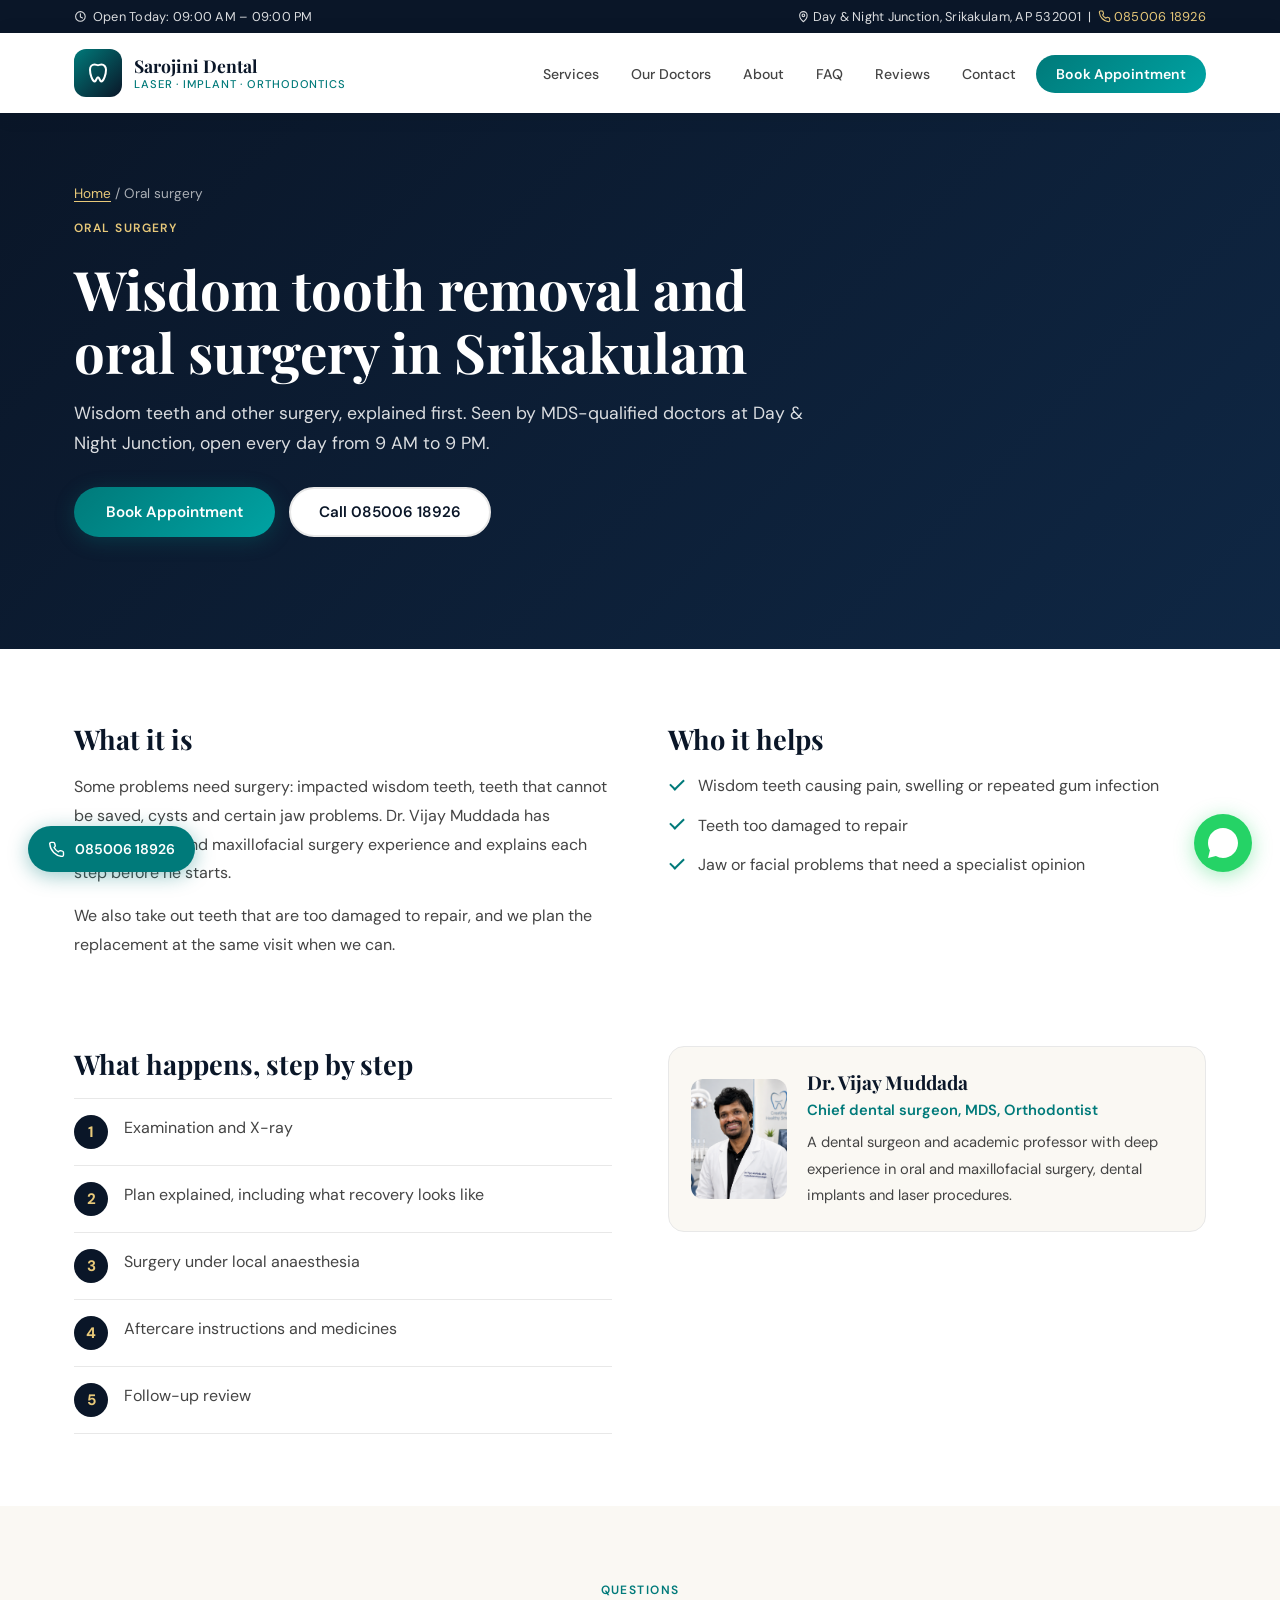
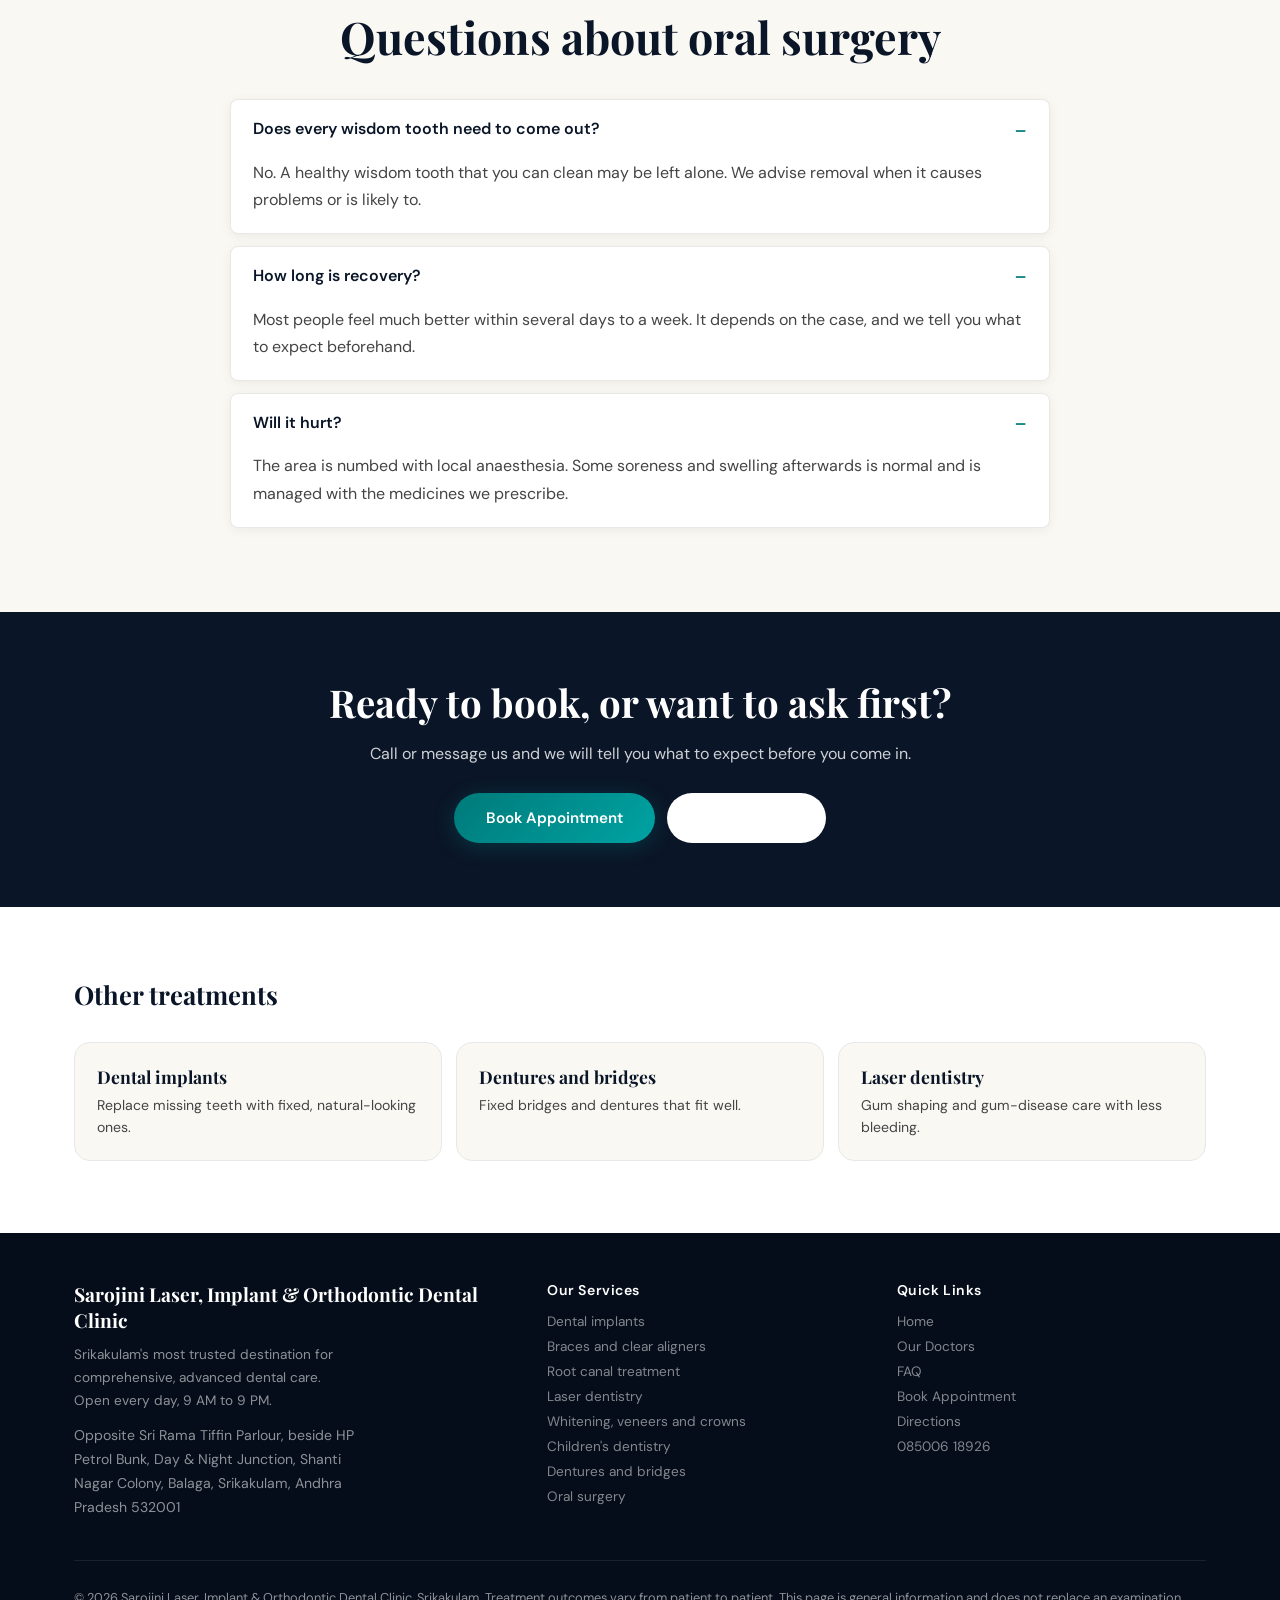
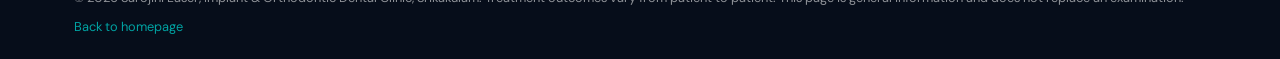
<file: wisdom-tooth-and-oral-surgery-srikakulam/index.html>
<!DOCTYPE html>
<html lang="en-IN">
<head>
<meta charset="UTF-8">
<meta name="viewport" content="width=device-width, initial-scale=1.0">
<title>Wisdom Tooth Removal &amp; Oral Surgery in Srikakulam</title>
<meta name="description" content="Wisdom tooth removal, tooth extraction and oral and maxillofacial surgery in Srikakulam by an MDS surgeon. Explained first, done gently. Call 085006 18926.">
<link rel="canonical" href="https://sarojini-dental-clinic-1.vercel.app/wisdom-tooth-and-oral-surgery-srikakulam/">
<meta name="robots" content="index,follow,max-image-preview:large,max-snippet:-1">
<meta name="theme-color" content="#0a1628">
<meta name="geo.region" content="IN-AP"><meta name="geo.placename" content="Srikakulam"><meta name="geo.position" content="18.3070838;83.8942243"><meta name="ICBM" content="18.3070838, 83.8942243">
<meta property="og:type" content="website"><meta property="og:site_name" content="Sarojini Dental Clinic"><meta property="og:locale" content="en_IN">
<meta property="og:title" content="Wisdom Tooth Removal &amp; Oral Surgery in Srikakulam"><meta property="og:description" content="Wisdom tooth removal, tooth extraction and oral and maxillofacial surgery in Srikakulam by an MDS surgeon. Explained first, done gently. Call 085006 18926."><meta property="og:url" content="https://sarojini-dental-clinic-1.vercel.app/wisdom-tooth-and-oral-surgery-srikakulam/">
<meta property="og:image" content="https://sarojini-dental-clinic-1.vercel.app/assets/og.jpg"><meta property="og:image:width" content="1200"><meta property="og:image:height" content="630"><meta property="og:image:alt" content="Sarojini Dental Clinic, Srikakulam">
<meta name="twitter:card" content="summary_large_image"><meta name="twitter:title" content="Wisdom Tooth Removal &amp; Oral Surgery in Srikakulam"><meta name="twitter:description" content="Wisdom tooth removal, tooth extraction and oral and maxillofacial surgery in Srikakulam by an MDS surgeon. Explained first, done gently. Call 085006 18926."><meta name="twitter:image" content="https://sarojini-dental-clinic-1.vercel.app/assets/og.jpg">
<link rel="icon" type="image/png" sizes="32x32" href="/images/favicon-32.png">
<link rel="apple-touch-icon" href="/images/apple-touch-icon.png">
<link rel="manifest" href="/manifest.webmanifest">
<script type="application/ld+json">{"@context":"https://schema.org","@type":"MedicalWebPage","@id":"https://sarojini-dental-clinic-1.vercel.app/wisdom-tooth-and-oral-surgery-srikakulam/#webpage","name":"Wisdom Tooth Removal & Oral Surgery in Srikakulam","url":"https://sarojini-dental-clinic-1.vercel.app/wisdom-tooth-and-oral-surgery-srikakulam/","description":"Wisdom tooth removal, tooth extraction and oral and maxillofacial surgery in Srikakulam by an MDS surgeon. Explained first, done gently. Call 085006 18926.","inLanguage":"en-IN","about":{"@type":"MedicalProcedure","name":"Oral surgery"},"dateModified":"2026-11-12","provider":{"@id":"https://sarojini-dental-clinic-1.vercel.app/#clinic"},"speakable":{"@type":"SpeakableSpecification","cssSelector":[".lead",".svc-faq"]}}</script>
<script type="application/ld+json">{"@context":"https://schema.org","@type":"FAQPage","mainEntity":[{"@type":"Question","name":"Does every wisdom tooth need to come out?","acceptedAnswer":{"@type":"Answer","text":"No. A healthy wisdom tooth that you can clean may be left alone. We advise removal when it causes problems or is likely to."}},{"@type":"Question","name":"How long is recovery?","acceptedAnswer":{"@type":"Answer","text":"Most people feel much better within several days to a week. It depends on the case, and we tell you what to expect beforehand."}},{"@type":"Question","name":"Will it hurt?","acceptedAnswer":{"@type":"Answer","text":"The area is numbed with local anaesthesia. Some soreness and swelling afterwards is normal and is managed with the medicines we prescribe."}}]}</script>
<script type="application/ld+json">{"@context":"https://schema.org","@type":"BreadcrumbList","itemListElement":[{"@type":"ListItem","position":1,"name":"Home","item":"https://sarojini-dental-clinic-1.vercel.app/"},{"@type":"ListItem","position":2,"name":"Oral surgery","item":"https://sarojini-dental-clinic-1.vercel.app/wisdom-tooth-and-oral-surgery-srikakulam/"}]}</script>
<script type="application/ld+json">{"@context":"https://schema.org","@type":["Dentist","MedicalBusiness","LocalBusiness"],"@id":"https://sarojini-dental-clinic-1.vercel.app/#clinic","name":"Sarojini Laser, Implant & Orthodontic Dental Clinic","alternateName":["Sarojini Dental Clinic Srikakulam","Sarojini Dental"],"url":"https://sarojini-dental-clinic-1.vercel.app/","image":["https://sarojini-dental-clinic-1.vercel.app/assets/og.jpg","https://sarojini-dental-clinic-1.vercel.app/d1.webp"],"logo":"https://sarojini-dental-clinic-1.vercel.app/images/icon-512.png","telephone":"+918500618926","priceRange":"₹₹","description":"Sarojini Laser, Implant and Orthodontic Dental Clinic in Balaga, Srikakulam offers dental implants, braces, clear aligners, laser dentistry, root canal treatment, veneers, dentures, oral surgery and children's dentistry. Open every day 9 AM to 9 PM.","address":{"@type":"PostalAddress","streetAddress":"Opposite Sri Rama Tiffin Parlour, beside HP Petrol Bunk, Day & Night Junction, Shanti Nagar Colony, Balaga","addressLocality":"Srikakulam","addressRegion":"Andhra Pradesh","postalCode":"532001","addressCountry":"IN"},"geo":{"@type":"GeoCoordinates","latitude":18.3070838,"longitude":83.8942243},"hasMap":"https://www.google.com/maps/search/?api=1&query=Sarojini%20Laser%2C%20Implant%20and%20Orthodontic%20Dental%20Clinic%20Srikakulam","openingHoursSpecification":[{"@type":"OpeningHoursSpecification","dayOfWeek":["Monday","Tuesday","Wednesday","Thursday","Friday","Saturday","Sunday"],"opens":"09:00","closes":"21:00"}],"aggregateRating":{"@type":"AggregateRating","ratingValue":"4.9","reviewCount":"112","bestRating":"5"},"areaServed":[{"@type":"City","name":"Srikakulam town"},{"@type":"City","name":"Balaga"},{"@type":"City","name":"Amadalavalasa"},{"@type":"City","name":"Palasa"},{"@type":"City","name":"Narasannapeta"},{"@type":"City","name":"Tekkali"},{"@type":"City","name":"Ponduru"},{"@type":"City","name":"Etcherla"},{"@type":"City","name":"Rajam"},{"@type":"City","name":"Vizianagaram"}],"medicalSpecialty":["Dentistry","Orthodontics","Prosthodontics","OralSurgery"],"hasOfferCatalog":{"@type":"OfferCatalog","name":"Dental treatments","itemListElement":[{"@type":"Offer","itemOffered":{"@type":"MedicalProcedure","name":"Dental implants","url":"https://sarojini-dental-clinic-1.vercel.app/dental-implants-srikakulam/"}},{"@type":"Offer","itemOffered":{"@type":"MedicalProcedure","name":"Braces and clear aligners","url":"https://sarojini-dental-clinic-1.vercel.app/braces-and-clear-aligners-srikakulam/"}},{"@type":"Offer","itemOffered":{"@type":"MedicalProcedure","name":"Root canal treatment","url":"https://sarojini-dental-clinic-1.vercel.app/root-canal-treatment-srikakulam/"}},{"@type":"Offer","itemOffered":{"@type":"MedicalProcedure","name":"Laser dentistry","url":"https://sarojini-dental-clinic-1.vercel.app/laser-dentistry-srikakulam/"}},{"@type":"Offer","itemOffered":{"@type":"MedicalProcedure","name":"Whitening, veneers and crowns","url":"https://sarojini-dental-clinic-1.vercel.app/teeth-whitening-and-veneers-srikakulam/"}},{"@type":"Offer","itemOffered":{"@type":"MedicalProcedure","name":"Children's dentistry","url":"https://sarojini-dental-clinic-1.vercel.app/childrens-dentist-srikakulam/"}},{"@type":"Offer","itemOffered":{"@type":"MedicalProcedure","name":"Dentures and bridges","url":"https://sarojini-dental-clinic-1.vercel.app/dentures-and-bridges-srikakulam/"}},{"@type":"Offer","itemOffered":{"@type":"MedicalProcedure","name":"Oral surgery","url":"https://sarojini-dental-clinic-1.vercel.app/wisdom-tooth-and-oral-surgery-srikakulam/"}}]},"employee":[{"@type":"Physician","name":"Dr. Vijay Muddada","jobTitle":"Chief dental surgeon","medicalSpecialty":"Dentistry","image":"https://sarojini-dental-clinic-1.vercel.app/images/Vijay.png","worksFor":{"@id":"https://sarojini-dental-clinic-1.vercel.app/#clinic"}},{"@type":"Physician","name":"Dr. Lahari Perepu","jobTitle":"Prosthodontist and implantologist","medicalSpecialty":"Dentistry","image":"https://sarojini-dental-clinic-1.vercel.app/images/Lahari.jpeg","worksFor":{"@id":"https://sarojini-dental-clinic-1.vercel.app/#clinic"}}],"contactPoint":{"@type":"ContactPoint","telephone":"+918500618926","contactType":"appointments","availableLanguage":["English","Telugu","Hindi"]},"sameAs":["https://www.google.com/maps/search/?api=1&query=Sarojini%20Laser%2C%20Implant%20and%20Orthodontic%20Dental%20Clinic%20Srikakulam"]}</script>
<script async src="https://www.googletagmanager.com/gtag/js?id=G-L3VGC6RT5B"></script>
<script>
window.dataLayer=window.dataLayer||[];function gtag(){dataLayer.push(arguments)}
gtag('js',new Date());gtag('config','G-L3VGC6RT5B',{anonymize_ip:true});
document.addEventListener('click',function(e){var a=e.target.closest('a');if(!a)return;var h=a.getAttribute('href')||'';
if(h.indexOf('tel:')===0)gtag('event','click_call',{link_url:h});
else if(h.indexOf('wa.me')>-1)gtag('event','click_whatsapp',{link_url:h.split('?')[0]});
else if(h.indexOf('google.com/maps')>-1||h.indexOf('maps.google')>-1)gtag('event','click_directions');});
</script>
<link rel="preconnect" href="https://fonts.googleapis.com">
<link rel="preconnect" href="https://fonts.gstatic.com" crossorigin>
<link href="https://fonts.googleapis.com/css2?family=Playfair+Display:wght@400;500;600;700&family=DM+Sans:wght@300;400;500;600&display=swap" rel="stylesheet">
<link rel="stylesheet" href="/assets/site.css">
</head>
<body>
<!-- ICONS (SVG sprite) -->
<svg xmlns="http://www.w3.org/2000/svg" style="position:absolute;width:0;height:0;overflow:hidden" aria-hidden="true" focusable="false">
  <symbol id="icon-clock" viewBox="0 0 24 24">
    <circle cx="12" cy="12" r="9" fill="none" stroke="currentColor" stroke-width="2"/>
    <path d="M12 7v6l4 2" fill="none" stroke="currentColor" stroke-width="2" stroke-linecap="round" stroke-linejoin="round"/>
  </symbol>
  <symbol id="icon-location" viewBox="0 0 24 24">
    <path d="M12 22s7-5.2 7-12a7 7 0 0 0-14 0c0 6.8 7 12 7 12z" fill="none" stroke="currentColor" stroke-width="2" stroke-linejoin="round"/>
    <circle cx="12" cy="10" r="2.5" fill="none" stroke="currentColor" stroke-width="2"/>
  </symbol>
  <symbol id="icon-phone" viewBox="0 0 24 24">
    <path d="M22 16.9v3a2 2 0 0 1-2.2 2c-9.1-.8-16.4-8.1-17.2-17.2A2 2 0 0 1 4.6 2h3a2 2 0 0 1 2 1.7c.1.8.3 1.6.6 2.3a2 2 0 0 1-.5 2.1L8.6 9.2a14.8 14.8 0 0 0 6.2 6.2l1.1-1.1a2 2 0 0 1 2.1-.5c.7.3 1.5.5 2.3.6a2 2 0 0 1 1.7 2z" fill="none" stroke="currentColor" stroke-width="2" stroke-linecap="round" stroke-linejoin="round"/>
  </symbol>
  <symbol id="icon-calendar" viewBox="0 0 24 24">
    <rect x="3" y="5" width="18" height="16" rx="2" fill="none" stroke="currentColor" stroke-width="2"/>
    <path d="M16 3v4M8 3v4M3 11h18" fill="none" stroke="currentColor" stroke-width="2" stroke-linecap="round"/>
  </symbol>
  <symbol id="icon-star" viewBox="0 0 24 24">
    <path d="M12 2.5l2.9 6 6.6.9-4.8 4.6 1.2 6.5L12 17.8 6.1 20.5l1.2-6.5L2.5 9.4l6.6-.9L12 2.5z" fill="currentColor"/>
  </symbol>
  <symbol id="icon-check-circle" viewBox="0 0 24 24">
    <circle cx="12" cy="12" r="9" fill="none" stroke="currentColor" stroke-width="2"/>
    <path d="M8.5 12.5l2.3 2.3 5.2-5.2" fill="none" stroke="currentColor" stroke-width="2" stroke-linecap="round" stroke-linejoin="round"/>
  </symbol>
  <symbol id="icon-shield" viewBox="0 0 24 24">
    <path d="M12 2l8 4v6c0 5-3.4 9.4-8 10-4.6-.6-8-5-8-10V6l8-4z" fill="none" stroke="currentColor" stroke-width="2" stroke-linejoin="round"/>
    <path d="M9 12l2 2 4-5" fill="none" stroke="currentColor" stroke-width="2" stroke-linecap="round" stroke-linejoin="round"/>
  </symbol>
  <symbol id="icon-clipboard" viewBox="0 0 24 24">
    <rect x="7" y="4" width="10" height="4" rx="1.5" fill="none" stroke="currentColor" stroke-width="2"/>
    <path d="M8 6H6a2 2 0 0 0-2 2v12a2 2 0 0 0 2 2h12a2 2 0 0 0 2-2V8a2 2 0 0 0-2-2h-2" fill="none" stroke="currentColor" stroke-width="2" stroke-linecap="round"/>
    <path d="M8 12h8M8 16h6" fill="none" stroke="currentColor" stroke-width="2" stroke-linecap="round"/>
  </symbol>
  <symbol id="icon-laser" viewBox="0 0 24 24">
    <path d="M3 21l10-10" fill="none" stroke="currentColor" stroke-width="2" stroke-linecap="round"/>
    <path d="M12 6l6-3 3 6-6 3-3-6z" fill="none" stroke="currentColor" stroke-width="2" stroke-linejoin="round"/>
    <path d="M14 10l2 4" fill="none" stroke="currentColor" stroke-width="2" stroke-linecap="round"/>
    <path d="M5 19l2 2" fill="none" stroke="currentColor" stroke-width="2" stroke-linecap="round"/>
  </symbol>
  <symbol id="icon-tooth" viewBox="0 0 24 24">
    <path d="M8.5 3.5c-2.5 0-4.5 2.3-4.5 5.2 0 4.3 2.2 11.8 4.8 11.8 1.3 0 1.7-4.2 3.2-4.2s1.9 4.2 3.2 4.2c2.6 0 4.8-7.5 4.8-11.8 0-2.9-2-5.2-4.5-5.2-1.6 0-2.4.7-3.5.7s-1.9-.7-3.5-.7z" fill="none" stroke="currentColor" stroke-width="2" stroke-linejoin="round"/>
  </symbol>
  <symbol id="icon-alert" viewBox="0 0 24 24">
    <path d="M12 3l10 18H2L12 3z" fill="none" stroke="currentColor" stroke-width="2" stroke-linejoin="round"/>
    <path d="M12 9v5" fill="none" stroke="currentColor" stroke-width="2" stroke-linecap="round"/>
    <circle cx="12" cy="17" r="1" fill="currentColor"/>
  </symbol>
  <symbol id="icon-whatsapp" viewBox="0 0 24 24">
    <path d="M17.472 14.382c-.297-.149-1.758-.867-2.03-.967-.273-.099-.471-.148-.67.15-.197.297-.767.966-.94 1.164-.173.199-.347.223-.644.075-.297-.15-1.255-.463-2.39-1.475-.883-.788-1.48-1.761-1.653-2.059-.173-.297-.018-.458.13-.606.134-.133.298-.347.446-.52.149-.174.198-.298.298-.497.099-.198.05-.371-.025-.52-.075-.149-.669-1.612-.916-2.207-.242-.579-.487-.5-.669-.51-.173-.008-.371-.01-.57-.01-.198 0-.52.074-.792.372-.272.297-1.04 1.016-1.04 2.479 0 1.462 1.065 2.875 1.213 3.074.149.198 2.096 3.2 5.077 4.487.709.306 1.262.489 1.694.625.712.227 1.36.195 1.871.118.571-.085 1.758-.719 2.006-1.413.248-.694.248-1.289.173-1.413-.074-.124-.272-.198-.57-.347z" fill="currentColor"/>
    <path d="M12 2a10 10 0 0 0-8.66 15.02L2 22l5.12-1.34A10 10 0 1 0 12 2z" fill="currentColor" opacity="0.18"/>
  </symbol>
</svg>


<!-- TOP BAR -->
<div class="top-bar">
  <div class="container">
    <div class="hours" id="topBarHours">
      <svg class="icon" aria-hidden="true"><use href="#icon-clock"></use></svg>
      Open Today: 09:00 AM – 09:00 PM
    </div>
    <div id="topBarContact">
      <svg class="icon" aria-hidden="true"><use href="#icon-location"></use></svg>
      Day &amp; Night Junction, Srikakulam, AP 532001 &nbsp;|&nbsp;
      <a href="tel:08500618926"><svg class="icon" aria-hidden="true"><use href="#icon-phone"></use></svg> 085006 18926</a>
    </div>
  </div>
</div>

<!-- HEADER -->
<header id="header">
  <div class="container">
    <nav>
      <a href="/" class="logo">
        <div class="logo-icon"><svg class="icon" aria-hidden="true"><use href="#icon-tooth"></use></svg></div>
        <div class="logo-text">
          <div class="clinic-name">Sarojini Dental</div>
          <div class="clinic-tagline">Laser · Implant · Orthodontics</div>
        </div>
      </a>
      <button class="hamburger" id="hamburger" aria-label="Menu">
        <span></span><span></span><span></span>
      </button>
      <ul class="nav-links" id="navLinks">
        <li><a href="/#services">Services</a></li>
        <li><a href="/#doctors">Our Doctors</a></li>
        <li><a href="/#about">About</a></li>
        <li><a href="/#faq">FAQ</a></li>
        <li><a href="/#testimonials">Reviews</a></li>
        <li><a href="/#contact">Contact</a></li>
        <li><a href="/#booking" class="nav-cta">Book Appointment</a></li>
      </ul>
    </nav>
  </div>
</header>


<main>
<section class="page-hero"><div class="container">
  <p class="crumbs"><a href="/">Home</a> / Oral surgery</p>
  <span class="section-label">Oral surgery</span>
  <h1>Wisdom tooth removal and oral surgery in Srikakulam</h1>
  <p class="lead">Wisdom teeth and other surgery, explained first. Seen by MDS-qualified doctors at Day &amp; Night Junction, open every day from 9 AM to 9 PM.</p>
  <div class="hero-actions"><a href="/#booking" class="btn-primary">Book Appointment</a><a href="tel:+918500618926" class="btn-secondary">Call 085006 18926</a></div>
</div></section>
<section class="svc-body"><div class="container">
  <div class="svc-two">
    <div><h2>What it is</h2><p>Some problems need surgery: impacted wisdom teeth, teeth that cannot be saved, cysts and certain jaw problems. Dr. Vijay Muddada has extensive oral and maxillofacial surgery experience and explains each step before he starts.</p><p>We also take out teeth that are too damaged to repair, and we plan the replacement at the same visit when we can.</p></div>
    <div><h2>Who it helps</h2><ul class="tick"><li>Wisdom teeth causing pain, swelling or repeated gum infection</li><li>Teeth too damaged to repair</li><li>Jaw or facial problems that need a specialist opinion</li></ul></div>
  </div>
</div></section>
<section class="svc-body" style="padding-top:0"><div class="container">
  <div class="svc-two">
    <div><h2>What happens, step by step</h2><ol class="step-list"><li>Examination and X-ray</li><li>Plan explained, including what recovery looks like</li><li>Surgery under local anaesthesia</li><li>Aftercare instructions and medicines</li><li>Follow-up review</li></ol></div>
    <div class="svc-doc"><img src="/images/Vijay.png" alt="Dr. Vijay Muddada, chief dental surgeon at Sarojini Dental Clinic, Srikakulam" width="96" height="120" loading="lazy"><div><h3>Dr. Vijay Muddada</h3><p style="color:var(--teal);font-weight:600;margin-bottom:6px">Chief dental surgeon, MDS, Orthodontist</p><p>A dental surgeon and academic professor with deep experience in oral and maxillofacial surgery, dental implants and laser procedures.</p></div></div>
  </div>
</div></section>
<section class="svc-faq"><div class="container">
  <div style="text-align:center"><span class="section-label">Questions</span><h2 class="section-title">Questions about oral surgery</h2></div>
  <div class="faq-list"><details open><summary>Does every wisdom tooth need to come out?</summary><p>No. A healthy wisdom tooth that you can clean may be left alone. We advise removal when it causes problems or is likely to.</p></details><details open><summary>How long is recovery?</summary><p>Most people feel much better within several days to a week. It depends on the case, and we tell you what to expect beforehand.</p></details><details open><summary>Will it hurt?</summary><p>The area is numbed with local anaesthesia. Some soreness and swelling afterwards is normal and is managed with the medicines we prescribe.</p></details></div>
</div></section>
<section class="svc-cta"><div class="container">
  <h2>Ready to book, or want to ask first?</h2>
  <p>Call or message us and we will tell you what to expect before you come in.</p>
  <div class="btn-row"><a href="/#booking" class="btn-primary">Book Appointment</a><a href="https://wa.me/918500618926?text=Hello%2C%20I%20would%20like%20to%20know%20about%20oral%20surgery." rel="noopener" class="btn-secondary" style="color:#fff;border-color:rgba(255,255,255,.5)">WhatsApp us</a></div>
</div></section>
<section class="guides"><div class="container"><h2 class="section-title" style="font-size:1.6rem">Other treatments</h2>
  <div class="guide-grid"><a class="guide-card" href="/dental-implants-srikakulam/"><strong>Dental implants</strong><span>Replace missing teeth with fixed, natural-looking ones.</span></a><a class="guide-card" href="/dentures-and-bridges-srikakulam/"><strong>Dentures and bridges</strong><span>Fixed bridges and dentures that fit well.</span></a><a class="guide-card" href="/laser-dentistry-srikakulam/"><strong>Laser dentistry</strong><span>Gum shaping and gum-disease care with less bleeding.</span></a></div>
</div></section>
</main>
<footer>
  <div class="container">
    <div class="footer-top">
      <div class="footer-brand">
        <div class="clinic-name">Sarojini Laser, Implant &amp; Orthodontic Dental Clinic</div>
        <p>Srikakulam's most trusted destination for comprehensive, advanced dental care. Open every day, 9 AM to 9 PM.</p>
        <p style="margin-top:12px;font-size:.88rem">Opposite Sri Rama Tiffin Parlour, beside HP Petrol Bunk, Day &amp; Night Junction, Shanti Nagar Colony, Balaga, Srikakulam, Andhra Pradesh 532001</p>
      </div>
      <div class="footer-col"><h4>Our Services</h4><a href="/dental-implants-srikakulam/">Dental implants</a><a href="/braces-and-clear-aligners-srikakulam/">Braces and clear aligners</a><a href="/root-canal-treatment-srikakulam/">Root canal treatment</a><a href="/laser-dentistry-srikakulam/">Laser dentistry</a><a href="/teeth-whitening-and-veneers-srikakulam/">Whitening, veneers and crowns</a><a href="/childrens-dentist-srikakulam/">Children's dentistry</a><a href="/dentures-and-bridges-srikakulam/">Dentures and bridges</a><a href="/wisdom-tooth-and-oral-surgery-srikakulam/">Oral surgery</a></div>
      <div class="footer-col"><h4>Quick Links</h4><a href="/">Home</a><a href="/#doctors">Our Doctors</a><a href="/#faq">FAQ</a><a href="/#booking">Book Appointment</a><a href="https://www.google.com/maps/search/?api=1&query=Sarojini%20Laser%2C%20Implant%20and%20Orthodontic%20Dental%20Clinic%20Srikakulam" rel="noopener">Directions</a><a href="tel:+918500618926">085006 18926</a></div>
    </div>
    <div class="footer-bottom"><span>© 2026 Sarojini Laser, Implant &amp; Orthodontic Dental Clinic, Srikakulam. Treatment outcomes vary from patient to patient. This page is general information and does not replace an examination.</span><span><a href="/">Back to homepage</a></span></div>
  </div>
</footer>
<!-- FLOATING BUTTONS -->
<a href="https://wa.me/918500618926?text=Hello%20Doctor%2C%20I%20would%20like%20to%20book%20an%20appointment%20at%20Sarojini%20Dental%20Clinic%20Srikakulam." target="_blank" rel="noopener" class="whatsapp-float" aria-label="WhatsApp">
  <svg viewBox="0 0 24 24" xmlns="http://www.w3.org/2000/svg"><path d="M17.472 14.382c-.297-.149-1.758-.867-2.03-.967-.273-.099-.471-.148-.67.15-.197.297-.767.966-.94 1.164-.173.199-.347.223-.644.075-.297-.15-1.255-.463-2.39-1.475-.883-.788-1.48-1.761-1.653-2.059-.173-.297-.018-.458.13-.606.134-.133.298-.347.446-.52.149-.174.198-.298.298-.497.099-.198.05-.371-.025-.52-.075-.149-.669-1.612-.916-2.207-.242-.579-.487-.5-.669-.51-.173-.008-.371-.01-.57-.01-.198 0-.52.074-.792.372-.272.297-1.04 1.016-1.04 2.479 0 1.462 1.065 2.875 1.213 3.074.149.198 2.096 3.2 5.077 4.487.709.306 1.262.489 1.694.625.712.227 1.36.195 1.871.118.571-.085 1.758-.719 2.006-1.413.248-.694.248-1.289.173-1.413-.074-.124-.272-.198-.57-.347zM12 0C5.373 0 0 5.373 0 12c0 2.127.558 4.122 1.532 5.859L.054 23.946l6.266-1.643A11.945 11.945 0 0012 24c6.627 0 12-5.373 12-12S18.627 0 12 0z"/></svg>
</a>

<a href="tel:08500618926" class="call-float">
  <svg class="icon" aria-hidden="true"><use href="#icon-phone"></use></svg> 085006 18926
</a>


<script>
(function(){var h=document.getElementById('header'),b=document.getElementById('hamburger'),n=document.getElementById('navLinks');
window.addEventListener('scroll',function(){h.classList.toggle('scrolled',window.scrollY>40)},{passive:true});
b.addEventListener('click',function(){b.classList.toggle('active');n.classList.toggle('open')});})();
</script>
</body></html>
</file>
<file: assets/site.css>
*, *::before, *::after { box-sizing: border-box; margin: 0; padding: 0; }

  :root {
    --navy: #0a1628;
    --teal: #007a7a;
    --teal-light: #00a3a3;
    --gold: #c9a84c;
    --gold-light: #e8c97a;
    --cream: #faf8f3;
    --white: #ffffff;
    --gray-100: #f5f5f5;
    --gray-200: #e8e8e8;
    --gray-500: #8a8a8a;
    --gray-700: #444;
    --text: #1a1a2e;
    --font-display: 'Playfair Display', serif;
    --font-body: 'DM Sans', sans-serif;
    --shadow-sm: 0 2px 12px rgba(0,0,0,0.06);
    --shadow-md: 0 8px 32px rgba(0,0,0,0.10);
    --shadow-lg: 0 20px 60px rgba(0,0,0,0.15);
    --radius: 16px;
    --radius-sm: 8px;
  }

  html { scroll-behavior: smooth; }

  body {
    font-family: var(--font-body);
    color: var(--text);
    background: var(--white);
    overflow-x: hidden;
    -webkit-font-smoothing: antialiased;
  }

  /* ── ICONS (SVG) ── */
  .icon {
    width: 1em;
    height: 1em;
    display: inline-block;
    vertical-align: -0.125em;
  }
  .logo-icon { color: white; }
  .hero-card-icon { color: white; }
  .feature-icon { color: var(--teal); }
  .contact-icon { color: white; }

  /* ── TOP BAR ── */
  .top-bar {
    background: var(--navy);
    color: rgba(255,255,255,0.85);
    font-size: 0.8rem;
    padding: 8px 0;
    letter-spacing: 0.02em;
  }
  .top-bar .container {
    display: flex;
    justify-content: space-between;
    align-items: center;
    flex-wrap: wrap;
    gap: 8px;
  }
  .top-bar a { color: var(--gold-light); text-decoration: none; }
  .top-bar a:hover { color: var(--white); }
  .top-bar .hours { display: flex; align-items: center; gap: 6px; }

  /* ── HEADER ── */
  header {
    background: var(--white);
    position: sticky;
    top: 0;
    z-index: 1000;
    box-shadow: 0 2px 20px rgba(0,0,0,0.08);
    transition: all 0.3s ease;
  }
  header.scrolled {
    box-shadow: 0 4px 30px rgba(0,0,0,0.12);
  }
  nav {
    display: flex;
    align-items: center;
    justify-content: space-between;
    padding: 16px 0;
  }
  .logo {
    display: flex;
    align-items: center;
    gap: 12px;
    text-decoration: none;
  }
  .logo-icon {
    width: 48px;
    height: 48px;
    background: linear-gradient(135deg, var(--teal), var(--navy));
    border-radius: 12px;
    display: flex;
    align-items: center;
    justify-content: center;
    font-size: 1.5rem;
    color: white;
    flex-shrink: 0;
  }
  .logo-text .clinic-name {
    font-family: var(--font-display);
    font-size: 1.1rem;
    font-weight: 700;
    color: var(--navy);
    line-height: 1.2;
  }
  .logo-text .clinic-tagline {
    font-size: 0.7rem;
    color: var(--teal);
    font-weight: 500;
    letter-spacing: 0.08em;
    text-transform: uppercase;
  }
  .nav-links {
    display: flex;
    list-style: none;
    gap: 8px;
    align-items: center;
  }
  .nav-links a {
    text-decoration: none;
    color: var(--gray-700);
    font-size: 0.88rem;
    font-weight: 500;
    padding: 6px 12px;
    border-radius: 8px;
    transition: all 0.2s;
  }
  .nav-links a:hover { color: var(--teal); background: rgba(0,122,122,0.07); }
  .nav-cta {
    background: linear-gradient(135deg, var(--teal), var(--teal-light));
    color: white !important;
    padding: 10px 20px !important;
    border-radius: 50px !important;
    font-weight: 600 !important;
    transition: all 0.3s !important;
    white-space: nowrap;
  }
  .nav-cta:hover {
    transform: translateY(-1px);
    box-shadow: 0 6px 20px rgba(0,122,122,0.35) !important;
    background: var(--teal) !important;
  }

  .hamburger {
    display: none;
    flex-direction: column;
    gap: 5px;
    cursor: pointer;
    background: none;
    border: none;
    padding: 4px;
  }
  .hamburger span {
    display: block;
    width: 25px;
    height: 2px;
    background: var(--navy);
    transition: all 0.3s;
    border-radius: 2px;
  }
  .hamburger.active span:nth-child(1) { transform: rotate(45deg) translate(5px, 5px); }
  .hamburger.active span:nth-child(2) { opacity: 0; }
  .hamburger.active span:nth-child(3) { transform: rotate(-45deg) translate(5px, -5px); }

  /* ── CONTAINER ── */
  .container {
    max-width: 1180px;
    margin: 0 auto;
    padding: 0 24px;
  }

  /* ── HERO ── */
  .hero {
    position: relative;
    width: 100%;
    min-height: 100vh;
    padding: 60px 0;
    overflow: hidden;
    background: linear-gradient(135deg, #e0f7f6 0%, #d4f1f0 50%, #c8ebe8 100%);
  }
  .hero-inner {
    max-width: 1300px;
    margin: 0 auto;
    padding: 0 24px;
    display: grid;
    grid-template-columns: 1fr 1fr;
    align-items: center;
    gap: 48px;
    min-height: calc(100vh - 120px);
  }
  .hero::before {
    content: '';
    position: absolute;
    top: -100px;
    right: -100px;
    width: 600px;
    height: 600px;
    background: radial-gradient(circle, rgba(0,180,180,0.15) 0%, transparent 70%);
    pointer-events: none;
    z-index: 1;
  }
  .hero::after {
    content: '';
    position: absolute;
    bottom: -80px;
    left: 30%;
    width: 400px;
    height: 400px;
    background: radial-gradient(circle, rgba(0,150,150,0.06) 0%, transparent 70%);
    pointer-events: none;
    z-index: 1;
  }
  .hero-content {
    position: relative;
    z-index: 2;
    padding: 40px 0;
    max-width: 100%;
  }
  .hero-image {
    position: relative;
    z-index: 2;
    height: 100%;
    min-height: 550px;
    overflow: hidden;
    border-radius: var(--radius);
    box-shadow: var(--shadow-lg);
    isolation: isolate;
  }
  .hero-image img {
    width: 100%;
    height: 100%;
    object-fit: cover;
    object-position: center;
    position: relative;
    z-index: 0;
  }
  .hero-image::before {
    content: '';
    position: absolute;
    inset: 0;
    background: linear-gradient(135deg, rgba(0,122,122,0.12), transparent);
    z-index: 1;
    pointer-events: none;
  }
  .hero-badge {
    display: inline-flex;
    align-items: center;
    gap: 8px;
    background: rgba(0,122,122,0.1);
    color: var(--teal);
    border: 1px solid rgba(0,122,122,0.2);
    padding: 6px 16px;
    border-radius: 50px;
    font-size: 0.78rem;
    font-weight: 600;
    letter-spacing: 0.05em;
    text-transform: uppercase;
    margin-bottom: 24px;
    animation: fadeInUp 0.8s ease both;
  }
  .hero-badge::before { content: '★'; color: var(--gold); }
  .hero h1 {
    font-family: var(--font-display);
    font-size: clamp(2.2rem, 4.5vw, 3.8rem);
    font-weight: 700;
    line-height: 1.15;
    color: var(--navy);
    margin-bottom: 20px;
    animation: fadeInUp 0.8s 0.1s ease both;
  }
  .hero h1 span { color: var(--teal); }
  .hero-sub {
    font-size: 1.05rem;
    color: var(--gray-700);
    line-height: 1.7;
    max-width: 500px;
    margin-bottom: 36px;
    animation: fadeInUp 0.8s 0.2s ease both;
    font-weight: 400;
  }
  .hero-actions {
    display: flex;
    gap: 14px;
    flex-wrap: wrap;
    margin-bottom: 48px;
    animation: fadeInUp 0.8s 0.3s ease both;
  }
  .btn-primary {
    background: linear-gradient(135deg, var(--teal), var(--teal-light));
    color: white;
    border: none;
    padding: 14px 32px;
    border-radius: 50px;
    font-size: 0.95rem;
    font-weight: 600;
    cursor: pointer;
    text-decoration: none;
    display: inline-flex;
    align-items: center;
    gap: 8px;
    transition: all 0.3s;
    box-shadow: 0 4px 20px rgba(0,122,122,0.3);
    font-family: var(--font-body);
  }
  .btn-primary:hover {
    transform: translateY(-2px);
    box-shadow: 0 8px 30px rgba(0,122,122,0.4);
  }
  .btn-secondary {
    background: white;
    color: var(--navy);
    border: 2px solid var(--gray-200);
    padding: 13px 28px;
    border-radius: 50px;
    font-size: 0.95rem;
    font-weight: 600;
    cursor: pointer;
    text-decoration: none;
    display: inline-flex;
    align-items: center;
    gap: 8px;
    transition: all 0.3s;
    font-family: var(--font-body);
  }
  .btn-secondary:hover {
    border-color: var(--teal);
    color: var(--teal);
    transform: translateY(-1px);
  }
  .hero-stats {
    display: flex;
    gap: 32px;
    animation: fadeInUp 0.8s 0.4s ease both;
  }
  .stat {
    text-align: left;
  }
  .stat-num {
    font-family: var(--font-display);
    font-size: 1.8rem;
    font-weight: 700;
    color: var(--navy);
    line-height: 1;
  }
  .stat-num span { color: var(--teal); }
  .stat-label {
    font-size: 0.78rem;
    color: var(--gray-500);
    text-transform: uppercase;
    letter-spacing: 0.05em;
    font-weight: 500;
    margin-top: 2px;
  }

  .hero-card {
    position: absolute;
    bottom: 24px;
    left: 20px;
    background: white;
    border-radius: 16px;
    padding: 16px 20px;
    box-shadow: 0 12px 32px rgba(0,0,0,0.15);
    z-index: 3;
    animation: fadeInUp 1s 0.6s ease both;
    display: flex;
    align-items: center;
    gap: 12px;
    min-width: 220px;
  }
  .hero-card-icon {
    width: 48px;
    height: 48px;
    background: linear-gradient(135deg, #c9a84c, #d9b84f);
    border-radius: 12px;
    display: flex;
    align-items: center;
    justify-content: center;
    font-size: 1.4rem;
    flex-shrink: 0;
    color: white;
  }
  .hero-card-text .val {
    font-weight: 700;
    color: var(--navy);
    font-size: 0.95rem;
    line-height: 1.2;
  }
  .hero-card-text .lbl {
    font-size: 0.72rem;
    color: var(--gray-600);
    margin-top: 2px;
  }
  .rating-stars { color: var(--gold); font-size: 0.8rem; letter-spacing: 2px; }
  .marquee-bar {
    background: var(--navy);
    padding: 14px 0;
    overflow: hidden;
    position: relative;
  }
  .marquee-track {
    display: flex;
    gap: 0;
    white-space: nowrap;
    animation: marquee 30s linear infinite;
  }
  .marquee-item {
    display: inline-flex;
    align-items: center;
    gap: 10px;
    color: rgba(255,255,255,0.7);
    font-size: 0.82rem;
    font-weight: 500;
    padding: 0 28px;
    letter-spacing: 0.04em;
    text-transform: uppercase;
  }
  .marquee-dot { color: var(--gold); font-size: 1rem; }
  @keyframes marquee {
    0% { transform: translateX(0); }
    100% { transform: translateX(-50%); }
  }

  /* ── SECTION GENERIC ── */
  section { padding: 90px 0; }
  .section-label {
    display: inline-block;
    font-size: 0.75rem;
    font-weight: 600;
    letter-spacing: 0.12em;
    text-transform: uppercase;
    color: var(--teal);
    margin-bottom: 12px;
  }
  .section-title {
    font-family: var(--font-display);
    font-size: clamp(1.8rem, 3.5vw, 2.8rem);
    font-weight: 700;
    color: var(--navy);
    line-height: 1.2;
    margin-bottom: 16px;
  }
  .section-desc {
    font-size: 1rem;
    color: var(--gray-700);
    line-height: 1.7;
    max-width: 560px;
  }

  /* ── FEATURES ── */
  .features { background: var(--cream); }
  .features-grid {
    display: grid;
    grid-template-columns: repeat(4, 1fr);
    gap: 24px;
    margin-top: 48px;
  }
  .feature-card {
    background: white;
    border-radius: var(--radius);
    padding: 32px 24px;
    text-align: center;
    box-shadow: var(--shadow-sm);
    transition: all 0.3s;
    border: 1px solid rgba(0,0,0,0.04);
  }
  .feature-card:hover {
    transform: translateY(-4px);
    box-shadow: var(--shadow-md);
  }
  .feature-icon {
    width: 64px;
    height: 64px;
    background: linear-gradient(135deg, rgba(0,122,122,0.1), rgba(0,163,163,0.05));
    border-radius: 18px;
    display: flex;
    align-items: center;
    justify-content: center;
    font-size: 1.8rem;
    margin: 0 auto 18px;
    border: 1px solid rgba(0,122,122,0.1);
  }
  .feature-title {
    font-family: var(--font-display);
    font-size: 1.05rem;
    font-weight: 600;
    color: var(--navy);
    margin-bottom: 8px;
  }
  .feature-desc {
    font-size: 0.85rem;
    color: var(--gray-500);
    line-height: 1.6;
  }

  /* ── SERVICES ── */
  .services-header {
    display: flex;
    justify-content: space-between;
    align-items: flex-end;
    margin-bottom: 48px;
    flex-wrap: wrap;
    gap: 20px;
  }
  .services-grid {
    display: grid;
    grid-template-columns: repeat(3, 1fr);
    gap: 24px;
  }
  .service-card {
    border-radius: var(--radius);
    overflow: hidden;
    background: white;
    box-shadow: var(--shadow-sm);
    border: 1px solid var(--gray-200);
    transition: all 0.3s;
    cursor: pointer;
  }
  .service-card:hover {
    transform: translateY(-4px);
    box-shadow: var(--shadow-md);
    border-color: rgba(0,122,122,0.2);
  }
  .service-image {
    height: 200px;
    overflow: hidden;
    position: relative;
  }
  .service-image img {
    width: 100%;
    height: 100%;
    object-fit: cover;
    transition: transform 0.4s ease;
  }
  .service-card:hover .service-image img {
    transform: scale(1.05);
  }
  .service-image-placeholder {
    width: 100%;
    height: 100%;
    display: flex;
    align-items: center;
    justify-content: center;
    font-size: 3rem;
    background: linear-gradient(135deg, #e8f5f5, #f0f9f9);
  }
  .service-body { padding: 24px; }
  .service-tag {
    display: inline-block;
    font-size: 0.7rem;
    font-weight: 600;
    letter-spacing: 0.08em;
    text-transform: uppercase;
    color: var(--teal);
    background: rgba(0,122,122,0.08);
    padding: 3px 10px;
    border-radius: 50px;
    margin-bottom: 10px;
  }
  .service-name {
    font-family: var(--font-display);
    font-size: 1.15rem;
    font-weight: 600;
    color: var(--navy);
    margin-bottom: 8px;
    line-height: 1.3;
  }
  .service-desc {
    font-size: 0.85rem;
    color: var(--gray-500);
    line-height: 1.6;
    margin-bottom: 16px;
  }
  .service-link {
    display: inline-flex;
    align-items: center;
    gap: 6px;
    font-size: 0.85rem;
    font-weight: 600;
    color: var(--teal);
    text-decoration: none;
    transition: gap 0.2s;
  }
  .service-link:hover { gap: 10px; }

  /* ── DOCTORS ── */
  .doctors { background: var(--navy); position: relative; overflow: hidden; }
  .doctors::before {
    content: '';
    position: absolute;
    top: -200px;
    right: -100px;
    width: 500px;
    height: 500px;
    border-radius: 50%;
    background: radial-gradient(circle, rgba(0,163,163,0.15) 0%, transparent 70%);
    pointer-events: none;
  }
  .doctors .section-label { color: var(--gold-light); }
  .doctors .section-title { color: white; }
  .doctors .section-desc { color: rgba(255,255,255,0.6); max-width: 100%; }
  .doctors-grid {
    display: grid;
    grid-template-columns: 1fr 1fr;
    gap: 32px;
    margin-top: 48px;
  }
  .doctor-card {
    background: rgba(255,255,255,0.05);
    border: 1px solid rgba(255,255,255,0.1);
    border-radius: var(--radius);
    overflow: hidden;
    transition: all 0.3s;
    backdrop-filter: blur(10px);
    display: flex;
    flex-direction: column;
    height: 100%;
  }
  .doctor-card:hover {
    transform: translateY(-4px);
    background: rgba(255,255,255,0.08);
    border-color: rgba(0,163,163,0.4);
  }
  .doctor-image {
    width: 100%;
    aspect-ratio: 3 / 4;
    overflow: hidden;
    position: relative;
    flex-shrink: 0;
  }
  .doctor-image img {
    width: 100%;
    height: 100%;
    object-fit: cover;
    object-position: top center;
  }
  .doctor-image-placeholder {
    width: 100%;
    height: 100%;
    background: linear-gradient(135deg, #1a3a4a, #0a2535);
    display: flex;
    align-items: center;
    justify-content: center;
    font-size: 5rem;
  }
  .doctor-info { padding: 28px; }
  .doctor-specialty {
    font-size: 0.75rem;
    font-weight: 600;
    letter-spacing: 0.1em;
    text-transform: uppercase;
    color: var(--gold-light);
    margin-bottom: 8px;
  }
  .doctor-name {
    font-family: var(--font-display);
    font-size: 1.5rem;
    font-weight: 700;
    color: white;
    margin-bottom: 4px;
  }
  .doctor-credentials {
    font-size: 0.85rem;
    color: var(--teal-light);
    font-weight: 500;
    margin-bottom: 14px;
  }
  .doctor-bio {
    font-size: 0.88rem;
    color: rgba(255,255,255,0.6);
    line-height: 1.7;
  }

  /* ── ABOUT / GALLERY ── */
  .about { background: var(--cream); }
  .about-grid {
    display: grid;
    grid-template-columns: 1fr 1fr;
    gap: 60px;
    align-items: center;
  }
  .about-images {
    display: grid;
    grid-template-columns: 1fr 1fr;
    gap: 16px;
  }
  .about-img {
    border-radius: var(--radius);
    overflow: hidden;
    height: 200px;
  }
  .about-img:first-child {
    grid-column: 1 / -1;
    height: 260px;
  }
  .about-img img {
    width: 100%;
    height: 100%;
    object-fit: cover;
    transition: transform 0.4s;
  }
  .about-img:hover img { transform: scale(1.04); }
  .img-placeholder {
    width: 100%;
    height: 100%;
    display: flex;
    align-items: center;
    justify-content: center;
    font-size: 3rem;
    background: linear-gradient(135deg, #d0eded, #e8f5f5);
  }
  .about-points {
    margin: 28px 0;
    display: flex;
    flex-direction: column;
    gap: 14px;
  }
  .about-point {
    display: flex;
    align-items: flex-start;
    gap: 12px;
  }
  .point-icon {
    width: 28px;
    height: 28px;
    background: linear-gradient(135deg, var(--teal), var(--teal-light));
    border-radius: 8px;
    display: flex;
    align-items: center;
    justify-content: center;
    color: white;
    font-size: 0.85rem;
    flex-shrink: 0;
    margin-top: 1px;
  }
  .about-point p {
    font-size: 0.9rem;
    color: var(--gray-700);
    line-height: 1.6;
  }
  .about-point strong { color: var(--navy); }

  /* ── TESTIMONIALS ── */
  .testimonials { background: white; }
  .testimonials-grid {
    display: grid;
    grid-template-columns: repeat(3, 1fr);
    gap: 24px;
    margin-top: 48px;
  }
  .testi-card {
    background: var(--cream);
    border-radius: var(--radius);
    padding: 28px;
    border: 1px solid var(--gray-200);
    transition: all 0.3s;
    position: relative;
  }
  .testi-card:hover {
    transform: translateY(-3px);
    box-shadow: var(--shadow-md);
  }
  .testi-quote {
    font-size: 2.5rem;
    color: var(--teal);
    opacity: 0.2;
    font-family: var(--font-display);
    line-height: 1;
    margin-bottom: 8px;
  }
  .testi-stars { color: var(--gold); font-size: 0.9rem; margin-bottom: 12px; }
  .testi-text {
    font-size: 0.9rem;
    color: var(--gray-700);
    line-height: 1.7;
    margin-bottom: 20px;
    font-style: italic;
  }
  .testi-author { display: flex; align-items: center; gap: 12px; }
  .testi-avatar {
    width: 42px;
    height: 42px;
    border-radius: 50%;
    background: linear-gradient(135deg, var(--teal), var(--teal-light));
    display: flex;
    align-items: center;
    justify-content: center;
    color: white;
    font-weight: 700;
    font-size: 0.95rem;
    flex-shrink: 0;
  }
  .testi-name { font-weight: 600; color: var(--navy); font-size: 0.9rem; }
  .testi-source { font-size: 0.75rem; color: var(--gray-500); }
  .google-badge {
    display: flex;
    align-items: center;
    gap: 6px;
    margin-top: 48px;
    justify-content: center;
  }
  .google-badge svg { width: 20px; height: 20px; }
  .google-badge span {
    font-size: 0.85rem;
    color: var(--gray-500);
    font-weight: 500;
  }
  .google-badge strong { color: var(--navy); }

  /* ── APPOINTMENT BOOKING ── */
  .booking { background: linear-gradient(135deg, #e8f7f7, #f5fbfb); }
  .booking-inner {
    display: grid;
    grid-template-columns: 1fr 1fr;
    gap: 60px;
    align-items: start;
  }
  .booking-info .section-desc { max-width: 100%; }
  .booking-perks {
    margin-top: 28px;
    display: flex;
    flex-direction: column;
    gap: 12px;
  }
  .perk {
    display: flex;
    align-items: center;
    gap: 10px;
    font-size: 0.88rem;
    color: var(--gray-700);
  }
  .perk-dot {
    width: 8px;
    height: 8px;
    background: var(--teal);
    border-radius: 50%;
    flex-shrink: 0;
  }
  .booking-card {
    background: white;
    border-radius: 20px;
    padding: 36px;
    box-shadow: var(--shadow-lg);
    border: 1px solid var(--gray-200);
  }
  .booking-card h3 {
    font-family: var(--font-display);
    font-size: 1.4rem;
    color: var(--navy);
    margin-bottom: 24px;
    text-align: center;
  }
  .form-group { margin-bottom: 16px; }
  .form-group label {
    display: block;
    font-size: 0.82rem;
    font-weight: 600;
    color: var(--navy);
    margin-bottom: 6px;
    letter-spacing: 0.02em;
  }
  .form-group input,
  .form-group select,
  .form-group textarea {
    width: 100%;
    padding: 12px 16px;
    border: 1.5px solid var(--gray-200);
    border-radius: 10px;
    font-size: 0.9rem;
    font-family: var(--font-body);
    color: var(--text);
    background: var(--gray-100);
    transition: border-color 0.2s, background 0.2s;
    outline: none;
  }
  .form-group input:focus,
  .form-group select:focus,
  .form-group textarea:focus {
    border-color: var(--teal);
    background: white;
  }
  .form-row { display: grid; grid-template-columns: 1fr 1fr; gap: 12px; }

  /* Time slot picker */
  .slots-label {
    font-size: 0.82rem;
    font-weight: 600;
    color: var(--navy);
    margin-bottom: 10px;
    display: block;
  }
  .slots-grid {
    display: grid;
    grid-template-columns: repeat(3, 1fr);
    gap: 8px;
    margin-bottom: 16px;
  }
  .slot-btn {
    border: 1.5px solid var(--gray-200);
    background: white;
    border-radius: 8px;
    padding: 8px 4px;
    font-size: 0.78rem;
    font-weight: 500;
    color: var(--gray-700);
    cursor: pointer;
    transition: all 0.2s;
    font-family: var(--font-body);
    text-align: center;
  }
  .slot-btn:hover:not(.booked) {
    border-color: var(--teal);
    color: var(--teal);
    background: rgba(0,122,122,0.05);
  }
  .slot-btn.selected {
    background: var(--teal);
    border-color: var(--teal);
    color: white;
  }
  .slot-btn.booked {
    background: var(--gray-100);
    color: var(--gray-500);
    cursor: not-allowed;
    text-decoration: line-through;
  }

  .btn-book {
    width: 100%;
    background: linear-gradient(135deg, #25d366, #20b858);
    color: white;
    border: none;
    padding: 15px;
    border-radius: 12px;
    font-size: 0.95rem;
    font-weight: 700;
    cursor: pointer;
    display: flex;
    align-items: center;
    justify-content: center;
    gap: 10px;
    transition: all 0.3s;
    font-family: var(--font-body);
    letter-spacing: 0.02em;
    margin-top: 8px;
  }
  .btn-book:hover {
    transform: translateY(-2px);
    box-shadow: 0 6px 25px rgba(37,211,102,0.35);
  }
  .btn-book svg { width: 20px; height: 20px; fill: white; }
  .form-note {
    text-align: center;
    font-size: 0.78rem;
    color: var(--gray-500);
    margin-top: 12px;
  }

  /* ── MAP / CONTACT ── */
  .contact { background: var(--navy); }
  .contact .section-label { color: var(--gold-light); }
  .contact .section-title { color: white; }
  .contact-grid {
    display: grid;
    grid-template-columns: 1fr 1.4fr;
    gap: 48px;
    margin-top: 48px;
    align-items: start;
  }
  .contact-details { color: rgba(255,255,255,0.7); }
  .contact-item {
    display: flex;
    align-items: flex-start;
    gap: 14px;
    margin-bottom: 24px;
  }
  .contact-icon {
    width: 44px;
    height: 44px;
    background: rgba(255,255,255,0.08);
    border-radius: 12px;
    display: flex;
    align-items: center;
    justify-content: center;
    font-size: 1.1rem;
    flex-shrink: 0;
    border: 1px solid rgba(255,255,255,0.1);
  }
  .contact-item .val {
    color: white;
    font-weight: 500;
    font-size: 0.95rem;
    text-decoration: none;
    display: block;
    transition: color 0.2s;
  }
  .contact-item .val:hover { color: var(--teal-light); }
  .contact-item .sub {
    font-size: 0.8rem;
    color: rgba(255,255,255,0.45);
    margin-top: 2px;
  }
  .map-container {
    border-radius: var(--radius);
    overflow: hidden;
    border: 1px solid rgba(255,255,255,0.1);
    height: 360px;
  }
  .map-container iframe {
    width: 100%;
    height: 100%;
    border: none;
  }

  /* ── FOOTER ── */
  footer {
    background: #060d1a;
    color: rgba(255,255,255,0.55);
    padding: 48px 0 24px;
  }
  .footer-top {
    display: grid;
    grid-template-columns: 1.4fr 1fr 1fr;
    gap: 40px;
    padding-bottom: 40px;
    border-bottom: 1px solid rgba(255,255,255,0.08);
    margin-bottom: 28px;
  }
  .footer-brand .clinic-name {
    font-family: var(--font-display);
    font-size: 1.2rem;
    font-weight: 700;
    color: white;
    margin-bottom: 10px;
  }
  .footer-brand p {
    font-size: 0.85rem;
    line-height: 1.7;
    max-width: 280px;
  }
  .footer-col h4 {
    color: white;
    font-size: 0.88rem;
    font-weight: 600;
    margin-bottom: 14px;
    letter-spacing: 0.04em;
  }
  .footer-col a {
    display: block;
    color: rgba(255,255,255,0.5);
    text-decoration: none;
    font-size: 0.85rem;
    margin-bottom: 8px;
    transition: color 0.2s;
  }
  .footer-col a:hover { color: var(--teal-light); }
  .footer-bottom {
    display: flex;
    justify-content: space-between;
    align-items: center;
    font-size: 0.8rem;
    flex-wrap: wrap;
    gap: 12px;
  }
  .footer-bottom a { color: var(--teal-light); text-decoration: none; }

  /* ── FLOATING WHATSAPP ── */
  .whatsapp-float {
    position: fixed;
    bottom: 28px;
    right: 28px;
    width: 58px;
    height: 58px;
    background: #25d366;
    border-radius: 50%;
    display: flex;
    align-items: center;
    justify-content: center;
    box-shadow: 0 4px 20px rgba(37,211,102,0.4);
    cursor: pointer;
    z-index: 999;
    transition: all 0.3s;
    animation: pulse 2.5s infinite;
  }
  .whatsapp-float:hover {
    transform: scale(1.1);
    box-shadow: 0 6px 30px rgba(37,211,102,0.5);
    animation: none;
  }
  .whatsapp-float svg { width: 30px; height: 30px; fill: white; }
  @keyframes pulse {
    0%, 100% { box-shadow: 0 4px 20px rgba(37,211,102,0.4); }
    50% { box-shadow: 0 4px 35px rgba(37,211,102,0.7); }
  }

  /* ── CALL FLOAT ── */
  .call-float {
    position: fixed;
    bottom: 28px;
    left: 28px;
    background: var(--teal);
    color: white;
    text-decoration: none;
    display: flex;
    align-items: center;
    gap: 10px;
    padding: 14px 20px;
    border-radius: 50px;
    font-size: 0.88rem;
    font-weight: 600;
    box-shadow: 0 4px 20px rgba(0,122,122,0.4);
    z-index: 999;
    transition: all 0.3s;
  }
  .call-float:hover {
    transform: translateY(-2px);
    box-shadow: 0 8px 30px rgba(0,122,122,0.5);
  }
  .call-float .icon { width: 1.2em; height: 1.2em; }

  /* ── MODAL ── */
  .modal-overlay {
    display: none;
    position: fixed;
    inset: 0;
    background: rgba(0,0,0,0.5);
    z-index: 2000;
    align-items: center;
    justify-content: center;
    backdrop-filter: blur(4px);
  }
  .modal-overlay.open { display: flex; }
  .modal {
    background: white;
    border-radius: 20px;
    padding: 40px;
    max-width: 420px;
    width: 90%;
    text-align: center;
    animation: scaleIn 0.3s ease;
  }
  @keyframes scaleIn {
    from { transform: scale(0.9); opacity: 0; }
    to { transform: scale(1); opacity: 1; }
  }
  .modal-icon { margin-bottom: 16px; display:flex; justify-content:center; }
  .modal h3 {
    font-family: var(--font-display);
    font-size: 1.4rem;
    color: var(--navy);
    margin-bottom: 10px;
  }
  .modal p { color: var(--gray-700); font-size: 0.9rem; line-height: 1.6; margin-bottom: 24px; }
  .modal-btn {
    background: #25d366;
    color: white;
    border: none;
    padding: 13px 28px;
    border-radius: 50px;
    font-size: 0.9rem;
    font-weight: 600;
    cursor: pointer;
    transition: all 0.2s;
    font-family: var(--font-body);
    text-decoration: none;
    display: inline-block;
    margin-bottom: 10px;
  }
  .modal-btn:hover { background: #20b858; transform: translateY(-1px); }
  .modal-close {
    display: block;
    font-size: 0.82rem;
    color: var(--gray-500);
    cursor: pointer;
    margin-top: 8px;
    background: none;
    border: none;
    font-family: var(--font-body);
  }
  .modal-close:hover { color: var(--navy); }

  /* ── ANIMATIONS ── */
  @keyframes fadeInUp {
    from { opacity: 0; transform: translateY(24px); }
    to { opacity: 1; transform: translateY(0); }
  }
  .reveal {
    opacity: 0;
    transform: translateY(28px);
    transition: opacity 0.6s ease, transform 0.6s ease;
  }
  .reveal.visible { opacity: 1; transform: none; }

  /* ── MOBILE ── */
  @media (max-width: 1024px) {
    .features-grid { grid-template-columns: repeat(2, 1fr); }
    .services-grid { grid-template-columns: repeat(2, 1fr); }
  }

  @media (max-width: 768px) {
    .top-bar .container { justify-content: center; }
    .nav-links {
      display: none;
      position: fixed;
      top: 0;
      left: 0;
      right: 0;
      bottom: 0;
      background: white;
      flex-direction: column;
      align-items: center;
      justify-content: center;
      z-index: 900;
      gap: 16px;
    }
    .nav-links.open { display: flex; }
    .nav-links a { font-size: 1.1rem; padding: 10px 24px; }
    .hamburger { display: flex; z-index: 1000; }
    
    .hero {
      min-height: auto;
      padding: 40px 0;
    }
    .hero-inner {
      grid-template-columns: 1fr;
      gap: 32px;
      min-height: auto;
    }
    .hero-content {
      padding: 28px 0;
      order: 2;
    }
    .hero-image {
      order: 1;
      min-height: 350px;
      border-radius: var(--radius);
    }
    .hero-stats { gap: 20px; flex-wrap: wrap; }
    .stat-num { font-size: 1.4rem; }
    .hero h1 { font-size: 2rem; }
    
    .features-grid { grid-template-columns: repeat(2, 1fr); gap: 16px; }
    .services-grid { grid-template-columns: 1fr; }
    .doctors-grid { grid-template-columns: 1fr; }
    .about-grid { grid-template-columns: 1fr; gap: 40px; }
    .testimonials-grid { grid-template-columns: 1fr; }
    .booking-inner { grid-template-columns: 1fr; gap: 40px; }
    .contact-grid { grid-template-columns: 1fr; }
    .footer-top { grid-template-columns: 1fr; gap: 28px; }
    .footer-bottom { flex-direction: column; text-align: center; }
    .call-float { padding: 12px 16px; font-size: 0.82rem; }
    .form-row { grid-template-columns: 1fr; }
    section { padding: 60px 0; }
    .booking-card { padding: 24px; }
  }

  @media (max-width: 480px) {
    .features-grid { grid-template-columns: 1fr; }
    .hero h1 { font-size: 1.8rem; }
    .slots-grid { grid-template-columns: repeat(2, 1fr); }
    .hero-inner { padding: 0 16px; }
    .hero-content { padding: 22px 0; }
    .hero-image { min-height: 280px; }
    .hero-sub { font-size: 0.95rem; }
    .hero-stats { gap: 16px; }
    .stat-num { font-size: 1.2rem; }
    .doctor-card { border-radius: 12px; }
  }

/* ===== SEO/AEO additions (reuse the original palette and fonts) ===== */
.glance{background:var(--cream);padding:80px 0}
.glance-answer{font-family:var(--font-display);font-size:clamp(1.25rem,2.4vw,1.75rem);line-height:1.5;color:var(--navy);max-width:62ch;margin:0 0 36px}
.glance-grid{display:grid;grid-template-columns:repeat(auto-fit,minmax(240px,1fr));gap:16px;margin:0}
.glance-item{background:var(--white);border:1px solid var(--gray-200);border-radius:var(--radius);padding:20px 22px;box-shadow:var(--shadow-sm)}
.glance-item dt{font-size:.78rem;font-weight:600;color:var(--teal);letter-spacing:.06em;text-transform:uppercase;margin-bottom:6px}
.glance-item dd{margin:0;color:var(--text);line-height:1.55}
.glance-item a{color:var(--teal);font-weight:600}
.guides{padding:72px 0;background:var(--white)}
.guide-grid{display:grid;grid-template-columns:repeat(auto-fit,minmax(230px,1fr));gap:14px;margin-top:32px}
.guide-card{display:block;padding:22px;border:1px solid var(--gray-200);border-radius:var(--radius);text-decoration:none;color:var(--navy);background:var(--cream);transition:transform .2s,box-shadow .2s,border-color .2s}
.guide-card:hover{transform:translateY(-3px);box-shadow:var(--shadow-md);border-color:var(--gold)}
.guide-card strong{display:block;font-family:var(--font-display);font-size:1.1rem;margin-bottom:6px}
.guide-card span{font-size:.88rem;color:var(--gray-700);line-height:1.5}
.faq-sec{padding:88px 0;background:var(--cream)}
.faq-list{max-width:820px;margin:36px auto 0}
.faq-list details{background:var(--white);border:1px solid var(--gray-200);border-radius:var(--radius-sm);margin-bottom:12px;box-shadow:var(--shadow-sm)}
.faq-list summary{cursor:pointer;list-style:none;padding:18px 54px 18px 22px;font-weight:600;color:var(--navy);position:relative;line-height:1.4}
.faq-list summary::-webkit-details-marker{display:none}
.faq-list summary::after{content:"+";position:absolute;right:22px;top:50%;transform:translateY(-50%);font-size:1.5rem;color:var(--teal);font-weight:400}
.faq-list details[open] summary::after{content:"\2212"}
.faq-list details p{padding:0 22px 20px;margin:0;color:var(--gray-700);line-height:1.7}
.faq-list summary:focus-visible,.guide-card:focus-visible{outline:3px solid var(--teal);outline-offset:2px}
.areas-wrap{max-width:820px;margin:48px auto 0;text-align:center}
.areas-wrap h3{font-family:var(--font-display);color:var(--navy);font-size:1.25rem;margin-bottom:6px}
.areas-wrap p{color:var(--gray-700);margin-bottom:16px}
.area-chips{display:flex;flex-wrap:wrap;gap:8px;justify-content:center;list-style:none;padding:0;margin:0}
.area-chips li{background:var(--white);border:1px solid var(--gray-200);border-radius:999px;padding:7px 16px;font-size:.88rem;color:var(--navy)}
/* treatment pages */
.page-hero{background:linear-gradient(135deg,var(--navy) 0%,#0f2744 100%);color:var(--white);padding:72px 0 64px}
.page-hero .section-label{color:var(--gold-light)}
.page-hero h1{font-family:var(--font-display);font-size:clamp(2rem,5vw,3.4rem);line-height:1.15;margin:10px 0 16px;max-width:20ch}
.page-hero .lead{font-size:1.1rem;line-height:1.7;max-width:62ch;color:rgba(255,255,255,.85);margin-bottom:28px}
.crumbs{font-size:.85rem;color:rgba(255,255,255,.65);margin-bottom:14px}
.crumbs a{color:var(--gold-light);text-decoration:underline;text-underline-offset:3px}
.svc-body{padding:72px 0;background:var(--white)}
.svc-two{display:grid;grid-template-columns:1fr 1fr;gap:56px;align-items:start}
.svc-two h2{font-family:var(--font-display);color:var(--navy);font-size:1.7rem;margin-bottom:16px}
.svc-two p{color:var(--gray-700);line-height:1.8;margin-bottom:14px;max-width:62ch}
.tick{list-style:none;padding:0;margin:0}
.tick li{position:relative;padding:0 0 14px 30px;color:var(--gray-700);line-height:1.6}
.tick li::before{content:"";position:absolute;left:2px;top:.35em;width:14px;height:8px;border-left:2.5px solid var(--teal);border-bottom:2.5px solid var(--teal);transform:rotate(-45deg)}
.step-list{counter-reset:s;list-style:none;padding:0;margin:0}
.step-list li{counter-increment:s;display:flex;gap:16px;align-items:flex-start;padding:16px 0;border-top:1px solid var(--gray-200);color:var(--gray-700);line-height:1.6}
.step-list li:last-child{border-bottom:1px solid var(--gray-200)}
.step-list li::before{content:counter(s);flex:none;width:34px;height:34px;border-radius:50%;background:var(--navy);color:var(--gold-light);font-weight:700;display:grid;place-items:center;font-size:.95rem}
.svc-doc{display:flex;gap:20px;align-items:center;background:var(--cream);border:1px solid var(--gray-200);border-radius:var(--radius);padding:22px}
.svc-doc img{width:96px;height:120px;object-fit:cover;object-position:top;border-radius:12px;flex:none}
.svc-doc h3{font-family:var(--font-display);color:var(--navy);font-size:1.2rem;margin-bottom:2px}
.svc-doc p{margin:0;font-size:.92rem}
.svc-faq{background:var(--cream);padding:72px 0}
.svc-cta{background:var(--navy);color:var(--white);padding:64px 0;text-align:center}
.svc-cta h2{font-family:var(--font-display);font-size:clamp(1.6rem,3.4vw,2.4rem);margin-bottom:12px}
.svc-cta p{color:rgba(255,255,255,.8);max-width:52ch;margin:0 auto 26px;line-height:1.7}
.svc-cta .btn-row{display:flex;gap:12px;justify-content:center;flex-wrap:wrap}
@media (max-width:820px){.svc-two{grid-template-columns:1fr;gap:36px}.glance,.faq-sec,.guides{padding:56px 0}}
</file>
